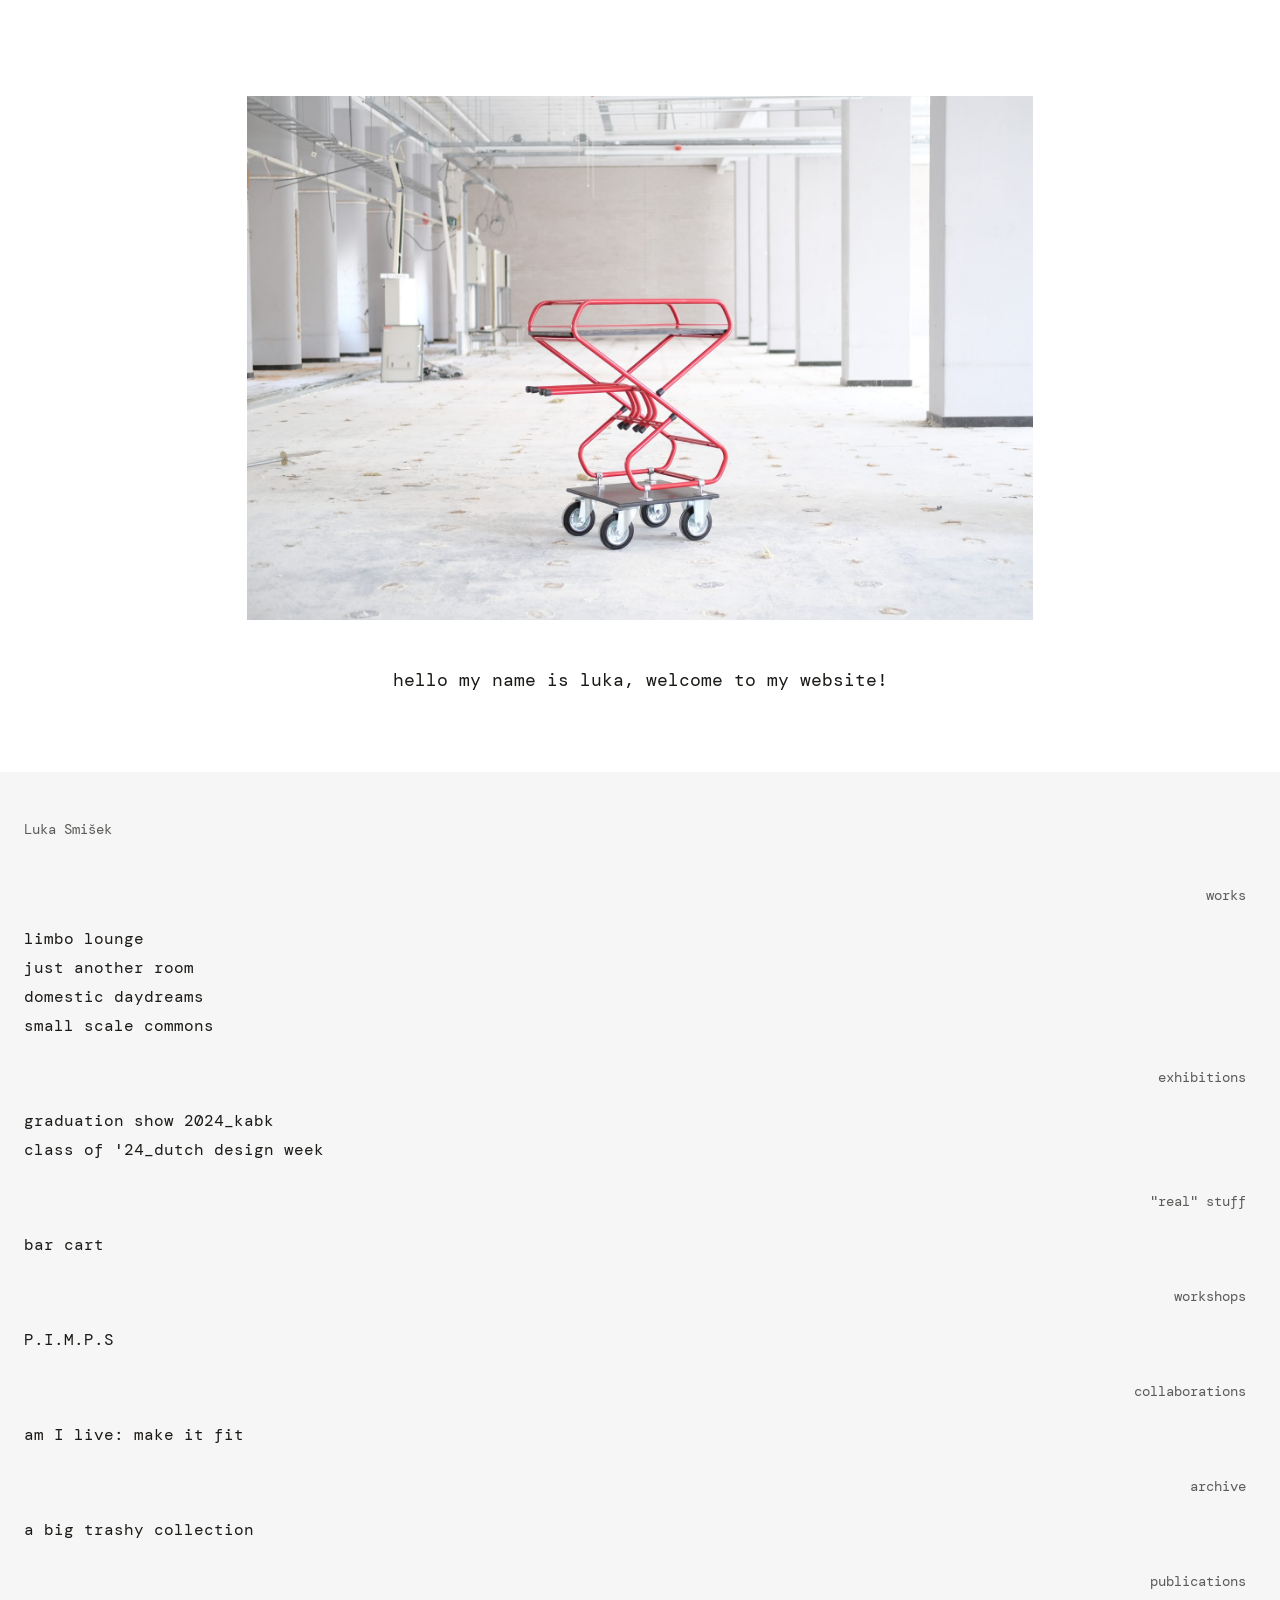
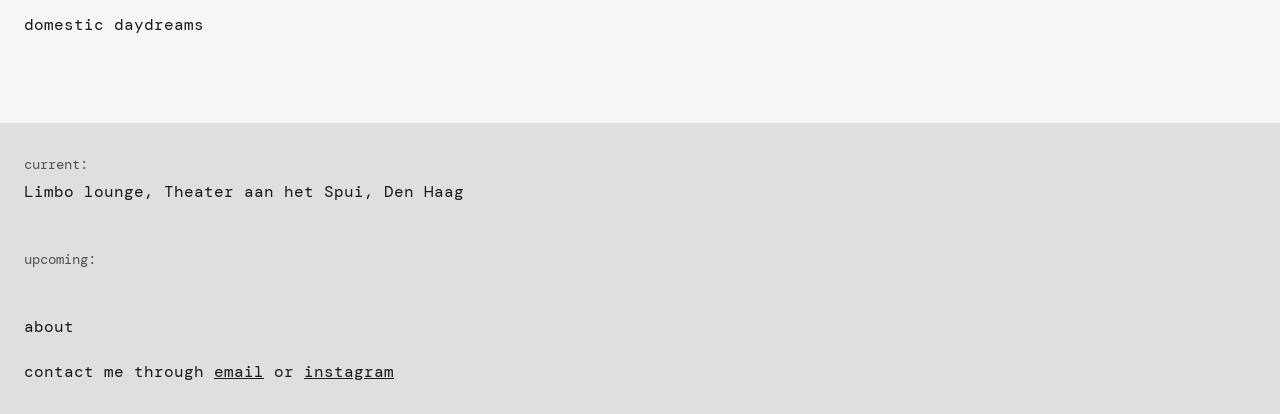
<file: index.html>
<!DOCTYPE html>
<html lang="en">
<head>
<meta charset="UTF-8">
<meta name="viewport" content="width=device-width, initial-scale=1.0">
<title>Luka Smišek</title>
<meta name="description" content="Luka Smišek — sculpture, furniture, research.">
<link rel="stylesheet" href="style.css">
<link rel="preconnect" href="https://fonts.googleapis.com">
<link rel="preconnect" href="https://fonts.gstatic.com" crossorigin>
<link href="https://fonts.googleapis.com/css2?family=DM+Mono:wght@300;400;500&display=swap" rel="stylesheet">
</head>
<body>

<div class="site-layout">
  <nav class="col-left"><div class="col-left-scroll" id="works-nav"></div></nav>

  <main class="col-middle">
    <div class="slideshow" id="hero-slideshow" style="width:100%; max-width:786px; aspect-ratio:3/2; overflow:hidden; margin:48px auto 0;">
      <img src="images/bar cart home.jpg" class="slide is-active" alt="Luka Smišek — bar cart">
      <img src="images/just another room home.jpg" class="slide" alt="Luka Smišek — just another room">
      <img src="images/limbo lounge home.jpg" class="slide" alt="Luka Smišek — limbo lounge">
      <button type="button" class="slide-zone prev" data-dir="-1" aria-label="Previous photo"><span><svg viewBox="0 0 24 40" width="18" height="30" fill="none" stroke="currentColor" stroke-width="3" stroke-linecap="round" stroke-linejoin="round"><polyline points="20,2 4,20 20,38"/></svg></span></button>
      <button type="button" class="slide-zone next" data-dir="1" aria-label="Next photo"><span><svg viewBox="0 0 24 40" width="18" height="30" fill="none" stroke="currentColor" stroke-width="3" stroke-linecap="round" stroke-linejoin="round"><polyline points="4,2 20,20 4,38"/></svg></span></button>
    </div>

    <div class="mono-text group-title" style="margin-top:48px; text-align:center;">
      hello my name is luka, welcome to my website!
    </div>
  </main>

  <aside class="col-right">
    <div class="mono-text group-label category-label">current:</div>
    <div class="mono-text group-body" style="margin-top:8px;">Limbo lounge, Theater aan het Spui, Den Haag</div>
    <div class="mono-text group-label category-label" style="margin-top:48px;">upcoming:</div>

    <div class="side-links">
      <a href="about.html" class="nav-link mono-text group-link">about</a>
    </div>
    <div class="contact-block mono-text group-link">
      contact me through
      <a href="mailto:smisekluka@protonmail.com">email</a> or <a href="https://instagram.com/smisekluka" target="_blank" rel="noopener">instagram</a>
    </div>
  </aside>
</div>

<script src="works-nav.js"></script><script src="slideshow.js"></script>
<script src="link-hover.js"></script>
<script src="photo-zoom.js"></script>
</body>
</html>
</file>
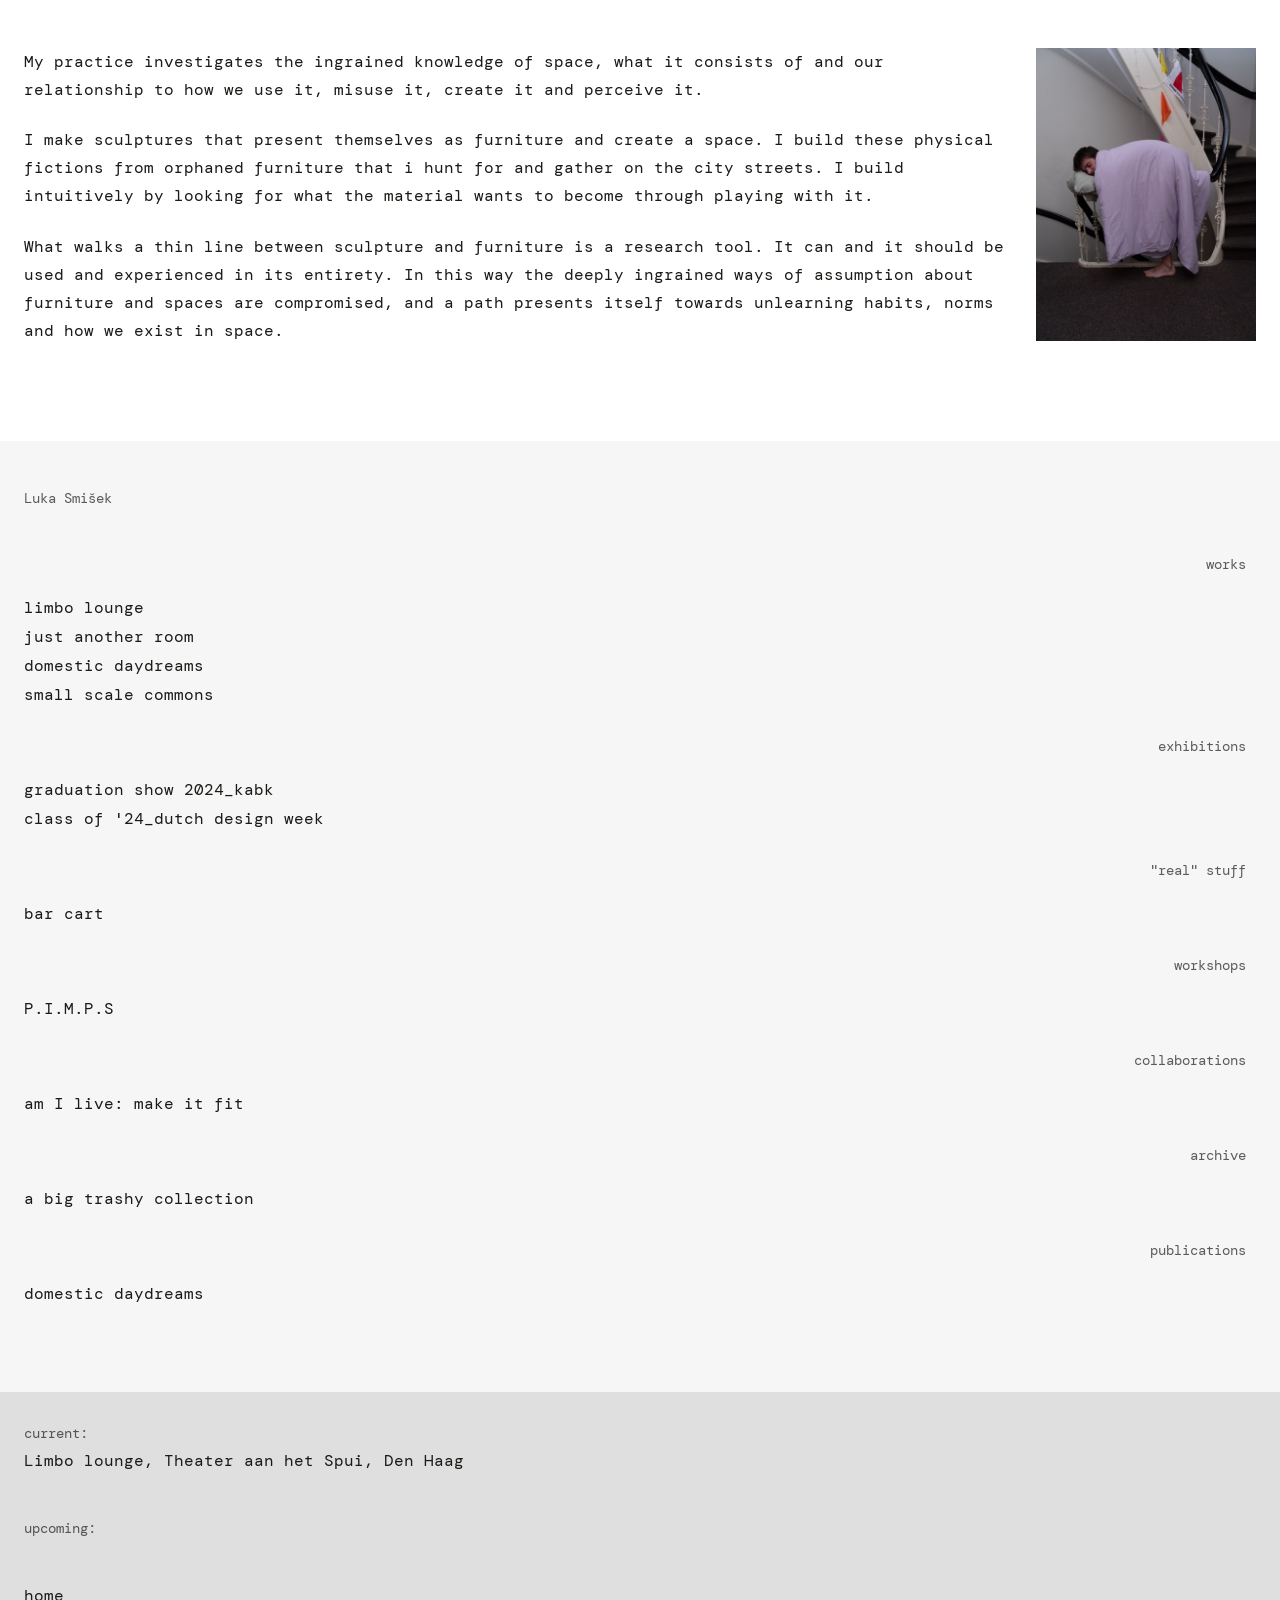
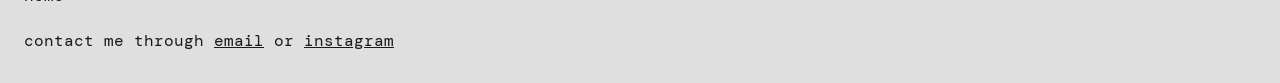
<file: about.html>
<!DOCTYPE html>
<html lang="en">
<head>
<meta charset="UTF-8">
<meta name="viewport" content="width=device-width, initial-scale=1.0">
<title>About — Luka Smišek</title>
<link rel="stylesheet" href="style.css">
<link rel="preconnect" href="https://fonts.googleapis.com">
<link rel="preconnect" href="https://fonts.gstatic.com" crossorigin>
<link href="https://fonts.googleapis.com/css2?family=DM+Mono:wght@300;400;500&display=swap" rel="stylesheet">
</head>
<body>

<div class="site-layout">
  <nav class="col-left"><div class="col-left-scroll" id="works-nav"></div></nav>

  <main class="col-middle">
    <img src="images/about-photo.jpg" alt="Luka Smišek asleep on a staircase landing, wrapped in a lilac duvet" style="width:220px; height:293px; object-fit:cover; float:right; margin:0 0 20px 24px;">

    <p class="mono-text group-body" style="line-height:1.75; margin:0 0 1.4em;">
      My practice investigates the ingrained knowledge of space, what it consists of and our relationship to how we use it, misuse it, create it and perceive it.
    </p>
    <p class="mono-text group-body" style="line-height:1.75; margin:0 0 1.4em;">
      I make sculptures that present themselves as furniture and create a space. I build these physical fictions from orphaned furniture that i hunt for and gather on the city streets. I build intuitively by looking for what the material wants to become through playing with it.
    </p>
    <p class="mono-text group-body" style="line-height:1.75; margin:0;">
      What walks a thin line between sculpture and furniture is a research tool. It can and it should be used and experienced in its entirety. In this way the deeply ingrained ways of assumption about furniture and spaces are compromised, and a path presents itself towards unlearning habits, norms and how we exist in space.
    </p>
  </main>

  <aside class="col-right">
    <div class="mono-text group-label category-label">current:</div>
    <div class="mono-text group-body" style="margin-top:8px;">Limbo lounge, Theater aan het Spui, Den Haag</div>
    <div class="mono-text group-label category-label" style="margin-top:48px;">upcoming:</div>

    <div class="side-links">
      <a href="index.html" class="nav-link mono-text group-link">home</a>
    </div>
    <div class="contact-block mono-text group-link">
      contact me through
      <a href="mailto:smisekluka@protonmail.com">email</a> or <a href="https://instagram.com/smisekluka" target="_blank" rel="noopener">instagram</a>
    </div>
  </aside>
</div>

<script src="works-nav.js"></script><script src="link-hover.js"></script>
<script src="photo-zoom.js"></script>
</body>
</html>
</file>
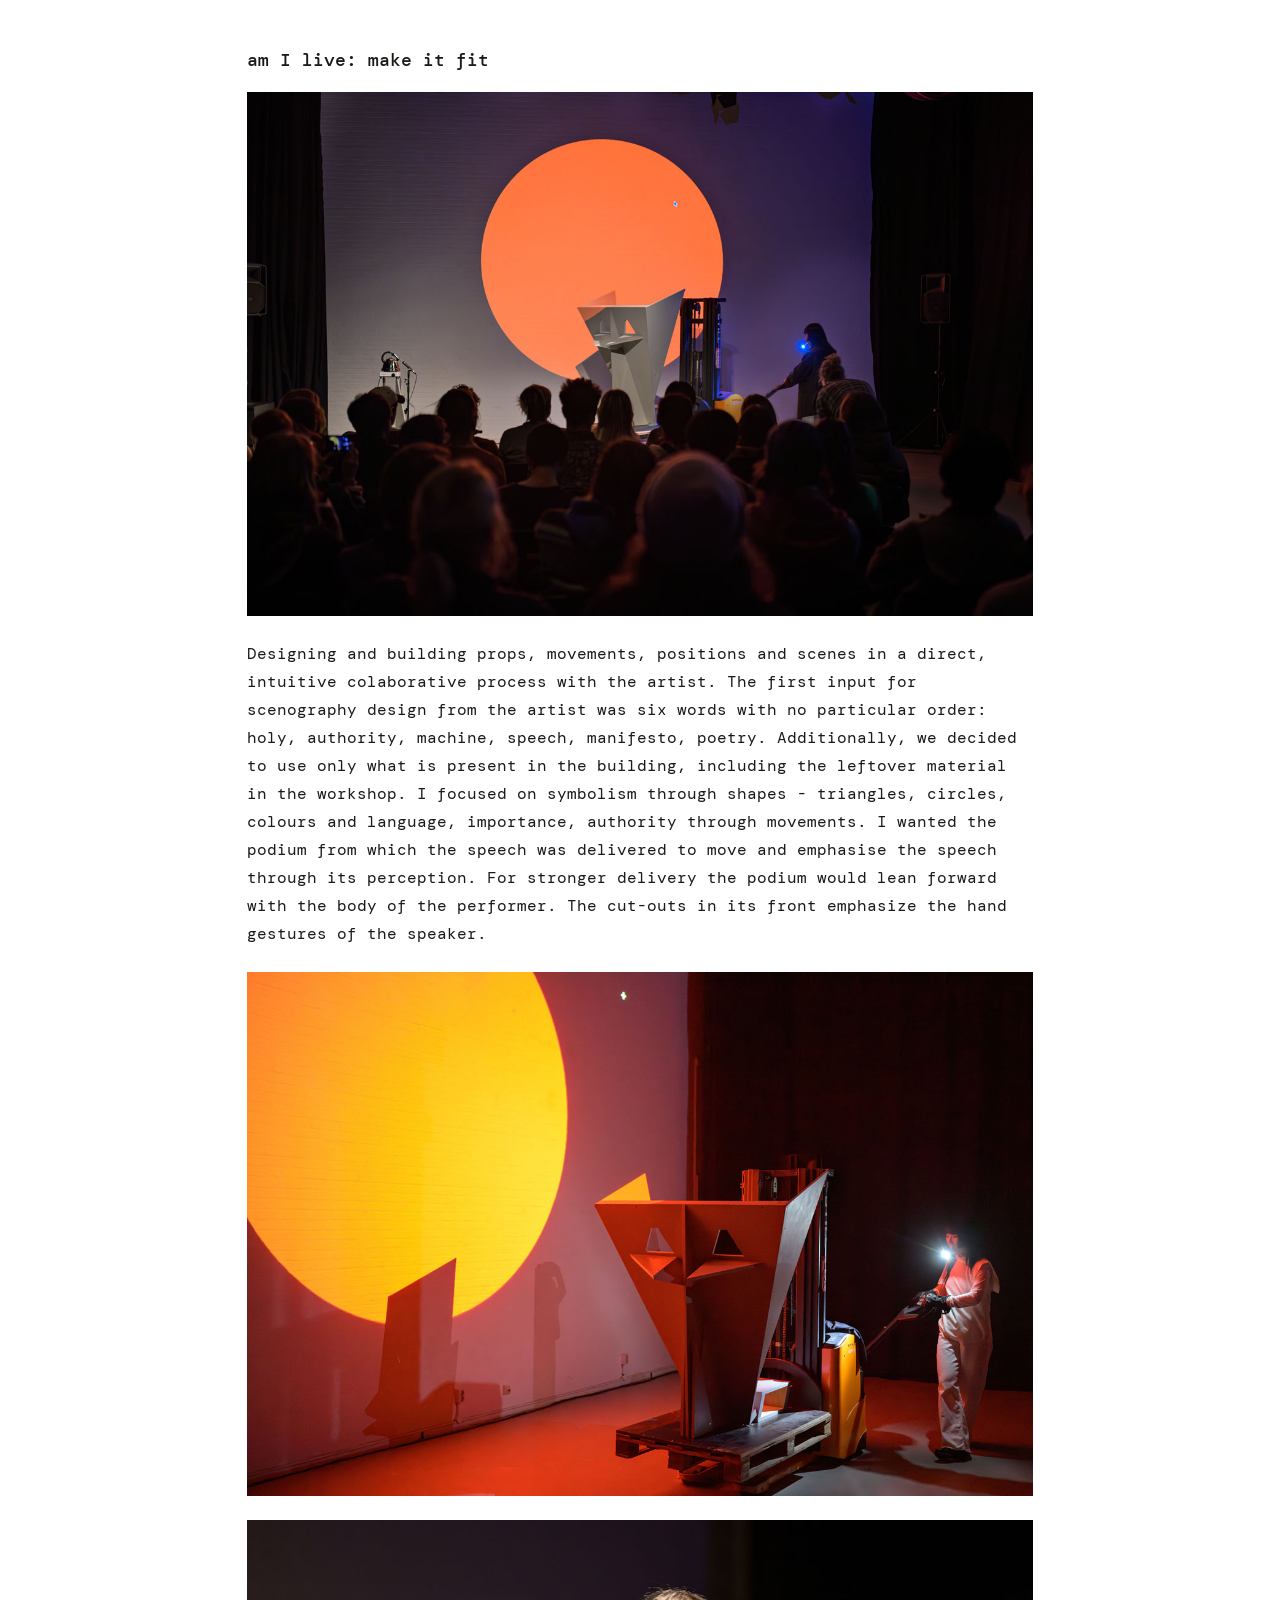
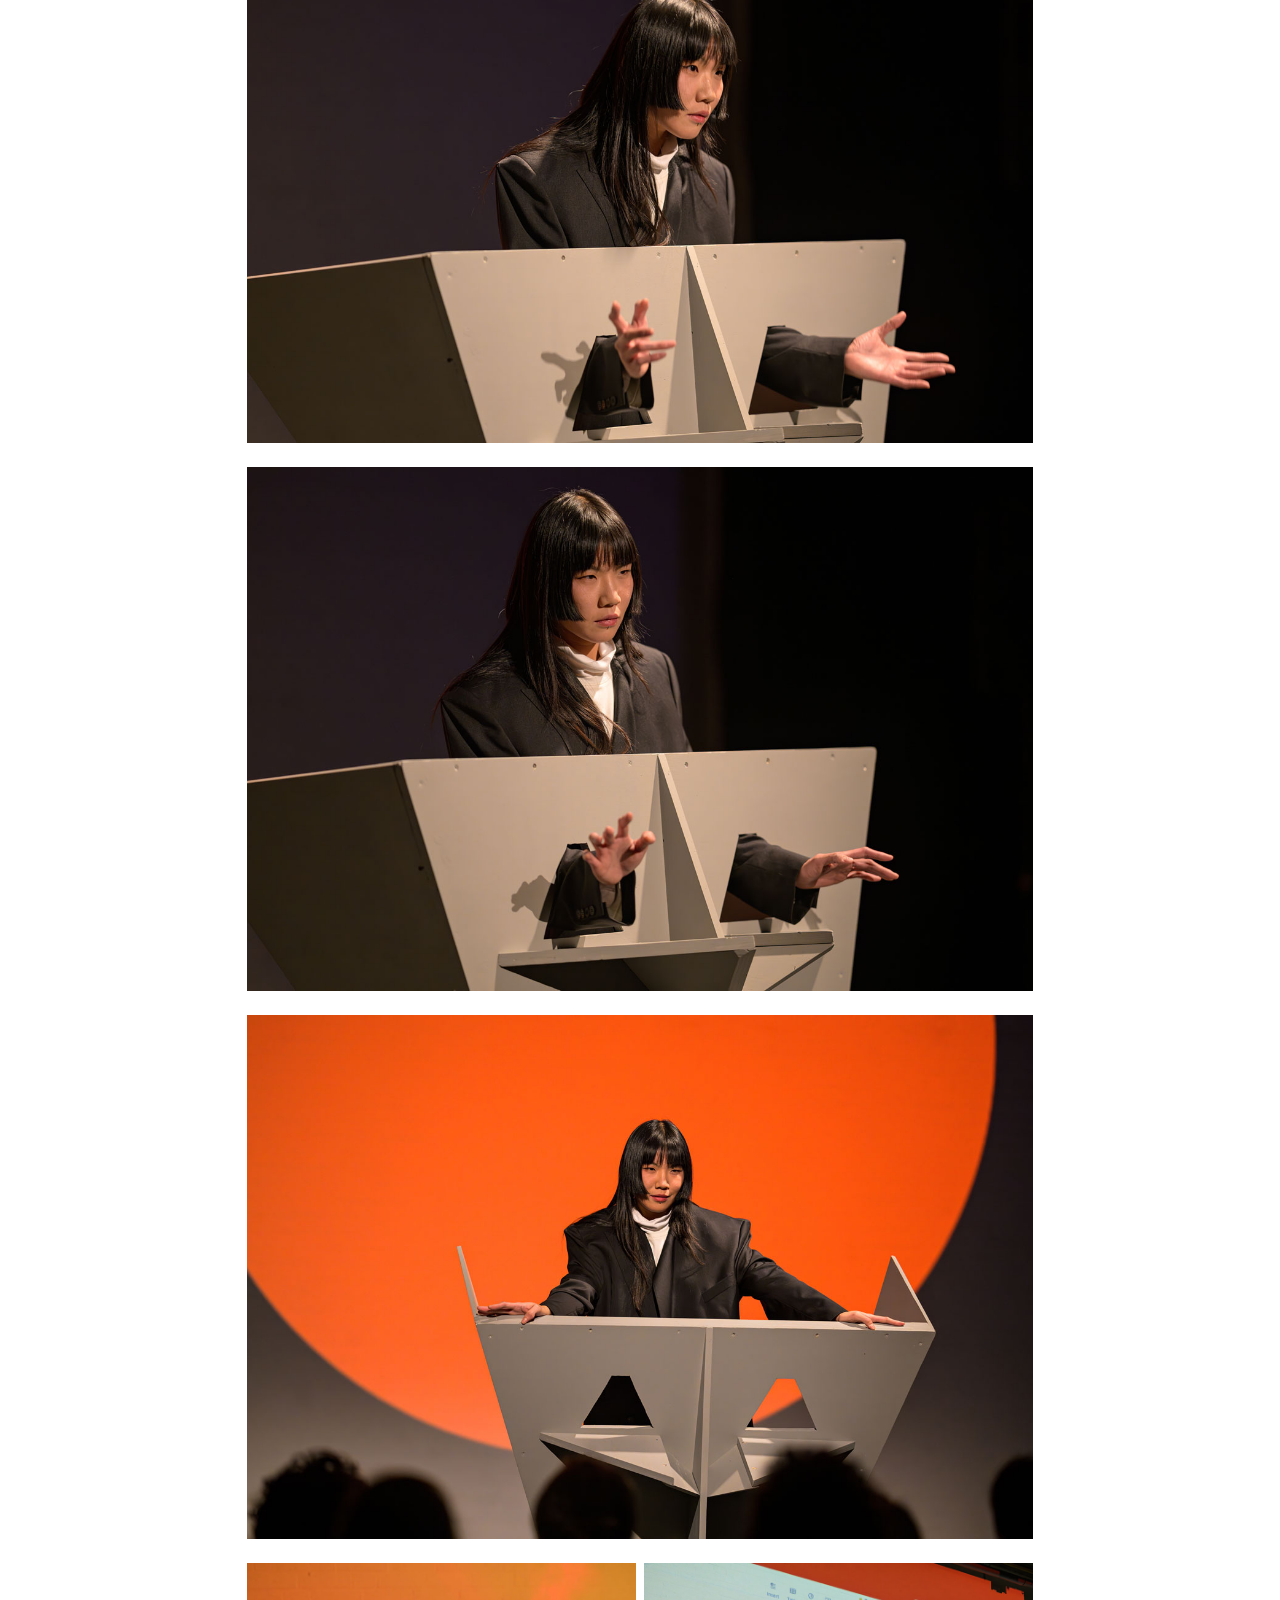
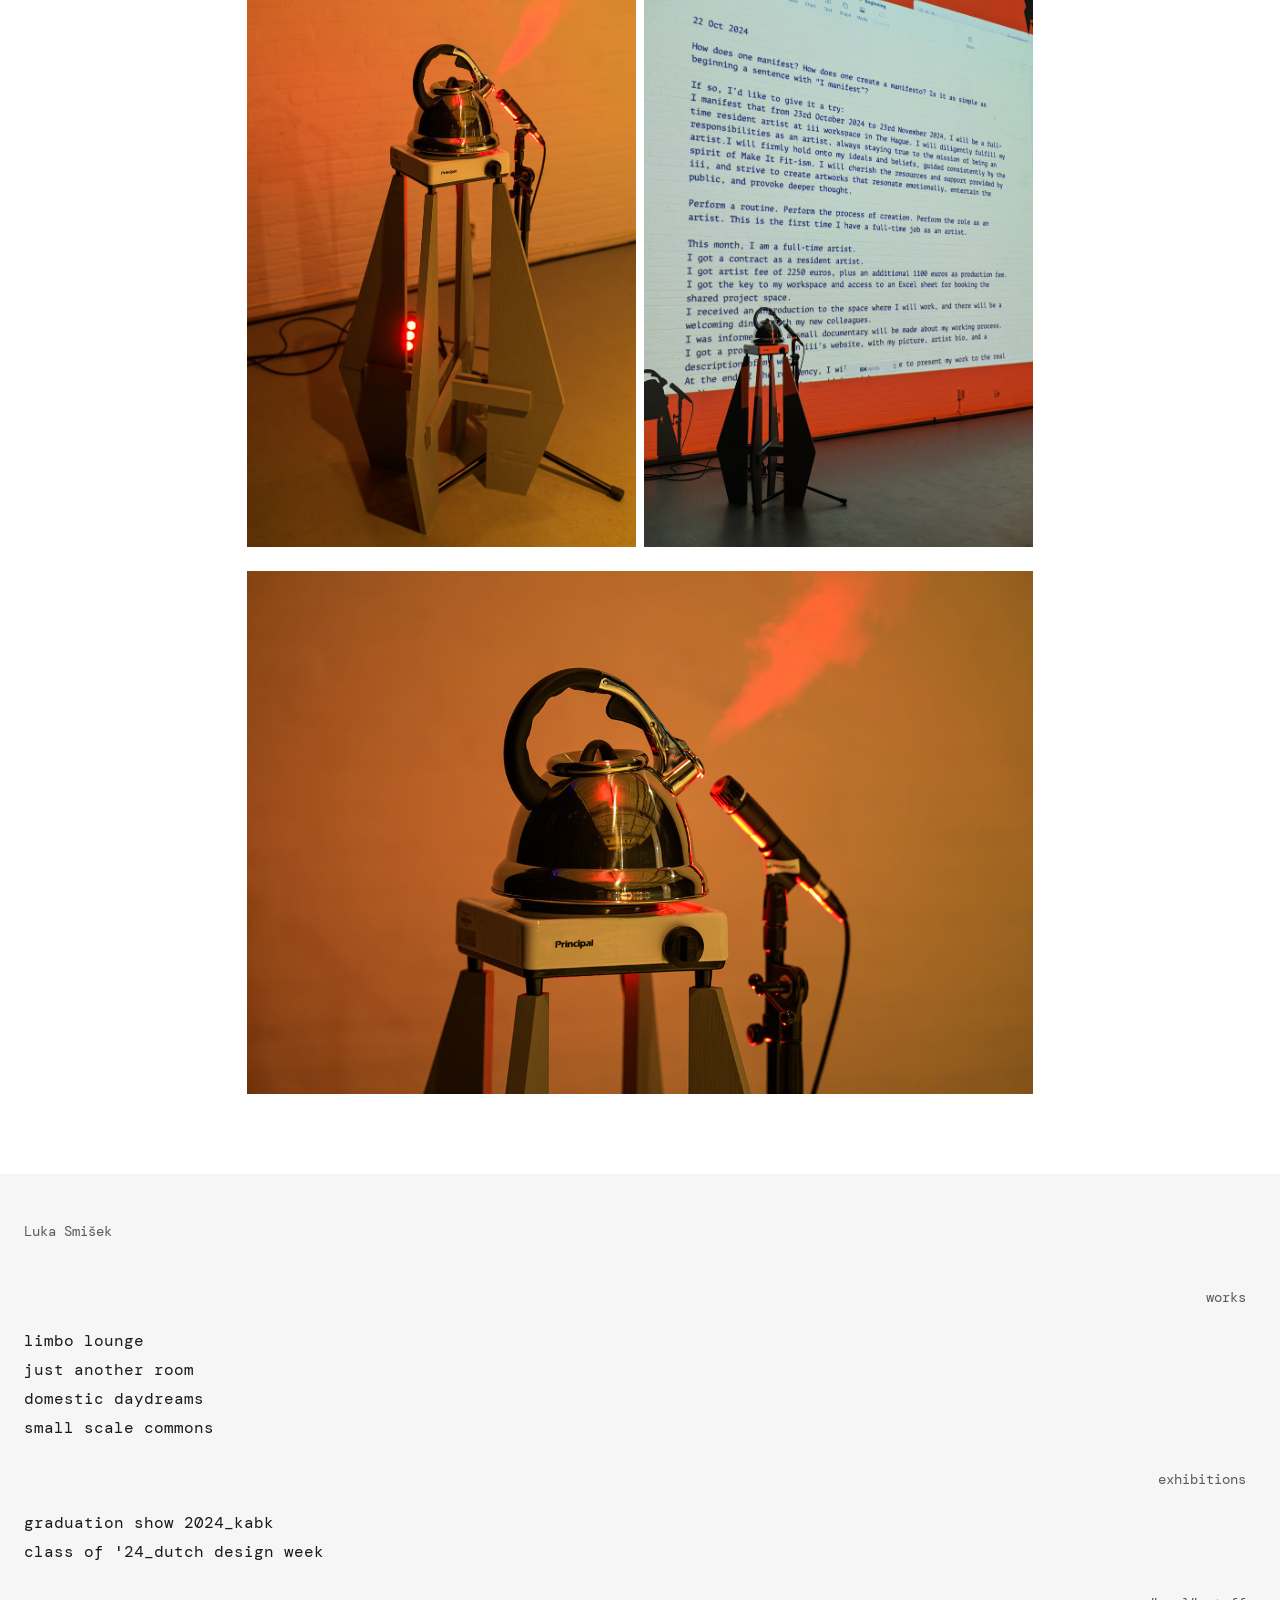
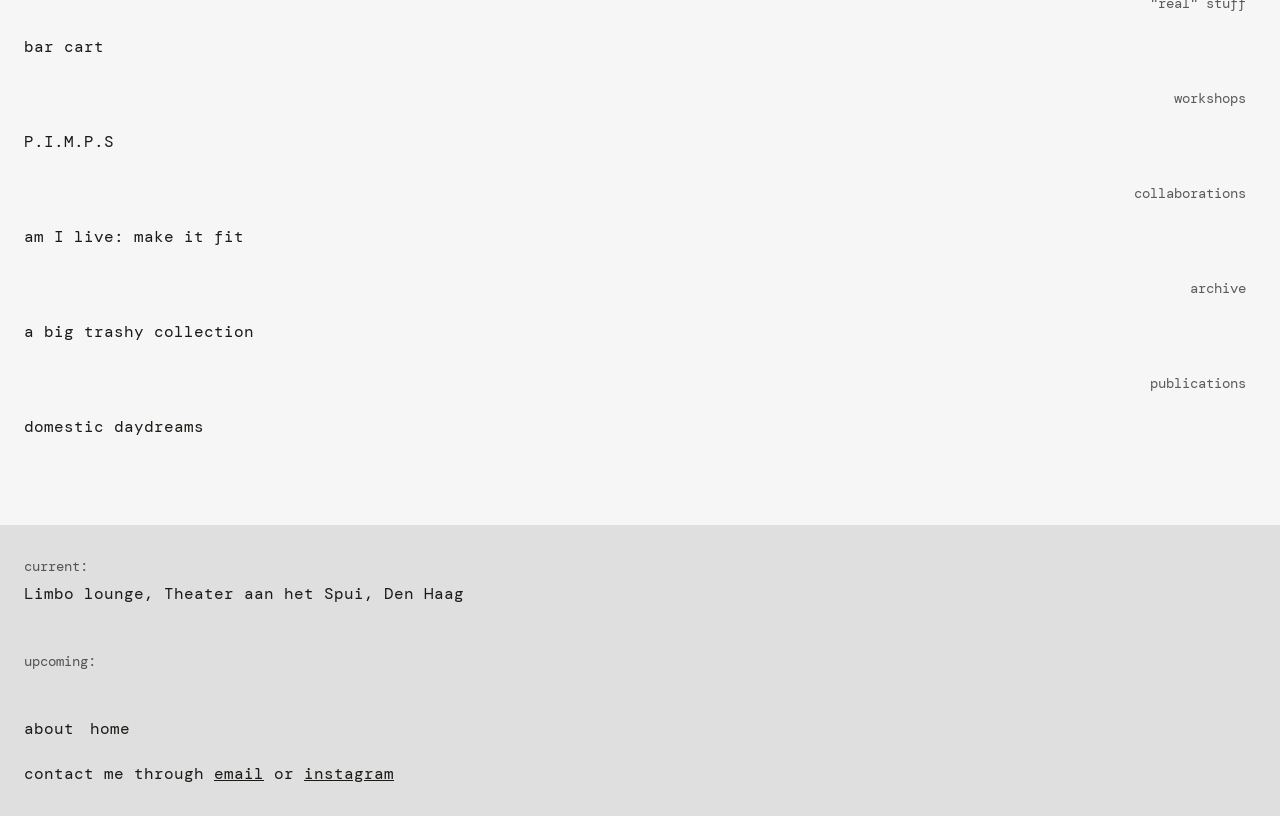
<file: am-i-live-make-it-fit.html>
<!DOCTYPE html>
<html lang="en">
<head>
<meta charset="UTF-8">
<meta name="viewport" content="width=device-width, initial-scale=1.0">
<title>Am I Live: Make It Fit — Luka Smišek</title>
<link rel="stylesheet" href="style.css">
<link rel="preconnect" href="https://fonts.googleapis.com">
<link rel="preconnect" href="https://fonts.gstatic.com" crossorigin>
<link href="https://fonts.googleapis.com/css2?family=DM+Mono:wght@300;400;500&display=swap" rel="stylesheet">
</head>
<body>

<div class="site-layout">
  <nav class="col-left"><div class="col-left-scroll" id="works-nav"></div></nav>

  <main class="col-middle">
    <div class="title-font group-title" style="max-width:786px; margin:0 auto 20px;">am I live: make it fit</div>

    <img src="images/make it fit/W773_3155907-Tingyi-Jiang.jpg" alt="Am I Live: Make It Fit — view 1" style="display:block; width:100%; max-width:786px; margin:0 auto 24px;">

    <p class="mono-text group-body" style="line-height:1.75; max-width:786px; margin:0 auto 24px;">
      Designing and building props, movements, positions and scenes in a direct, intuitive colaborative process with the artist. The first input for scenography design from the artist was six words with no particular order: holy, authority, machine, speech, manifesto, poetry. Additionally, we decided to use only what is present in the building, including the leftover material in the workshop. I focused on symbolism through shapes - triangles, circles, colours and language, importance, authority through movements. I wanted the podium from which the speech was delivered to move and emphasise the speech through its perception. For stronger delivery the podium would lean forward with the body of the performer. The cut-outs in its front emphasize the hand gestures of the speaker.
    </p>

    <img src="images/make it fit/W773_3155680-Tingyi-Jiang.jpg" alt="Am I Live: Make It Fit — view 2" style="display:block; width:100%; max-width:786px; margin:0 auto 24px;">
    <img src="images/make it fit/W773_3155782-Tingyi-Jiang.jpg" alt="Am I Live: Make It Fit — view 3" style="display:block; width:100%; max-width:786px; margin:0 auto 24px;">
    <img src="images/make it fit/W773_3155785-Tingyi-Jiang.jpg" alt="Am I Live: Make It Fit — view 4" style="display:block; width:100%; max-width:786px; margin:0 auto 24px;">
    <img src="images/make it fit/W773_3155825-Tingyi-Jiang.jpg" alt="Am I Live: Make It Fit — view 5" style="display:block; width:100%; max-width:786px; margin:0 auto 24px;">

    <div style="display:flex; gap:8px; max-width:786px; margin:0 auto 24px;">
      <img src="images/make it fit/W773_3155649-Tingyi-Jiang.jpg" alt="Am I Live: Make It Fit — view 6" style="display:block; width:calc(50% - 4px);">
      <img src="images/make it fit/W773_3155652-Tingyi-Jiang.jpg" alt="Am I Live: Make It Fit — view 7" style="display:block; width:calc(50% - 4px);">
    </div>

    <img src="images/make it fit/W773_3155646-Tingyi-Jiang.jpg" alt="Am I Live: Make It Fit — view 8" style="display:block; width:100%; max-width:786px; margin:0 auto;">
  </main>

  <aside class="col-right">
    <div class="mono-text group-label category-label">current:</div>
    <div class="mono-text group-body" style="margin-top:8px;">Limbo lounge, Theater aan het Spui, Den Haag</div>
    <div class="mono-text group-label category-label" style="margin-top:48px;">upcoming:</div>

    <div class="side-links">
      <a href="about.html" class="nav-link mono-text group-link">about</a>
      <a href="index.html" class="nav-link mono-text group-link">home</a>
    </div>
    <div class="contact-block mono-text group-link">
      contact me through
      <a href="mailto:smisekluka@protonmail.com">email</a> or <a href="https://instagram.com/smisekluka" target="_blank" rel="noopener">instagram</a>
    </div>
  </aside>
</div>

<script src="works-nav.js"></script>
<script src="link-hover.js"></script>
<script src="photo-zoom.js"></script>
</body>
</html>
</file>
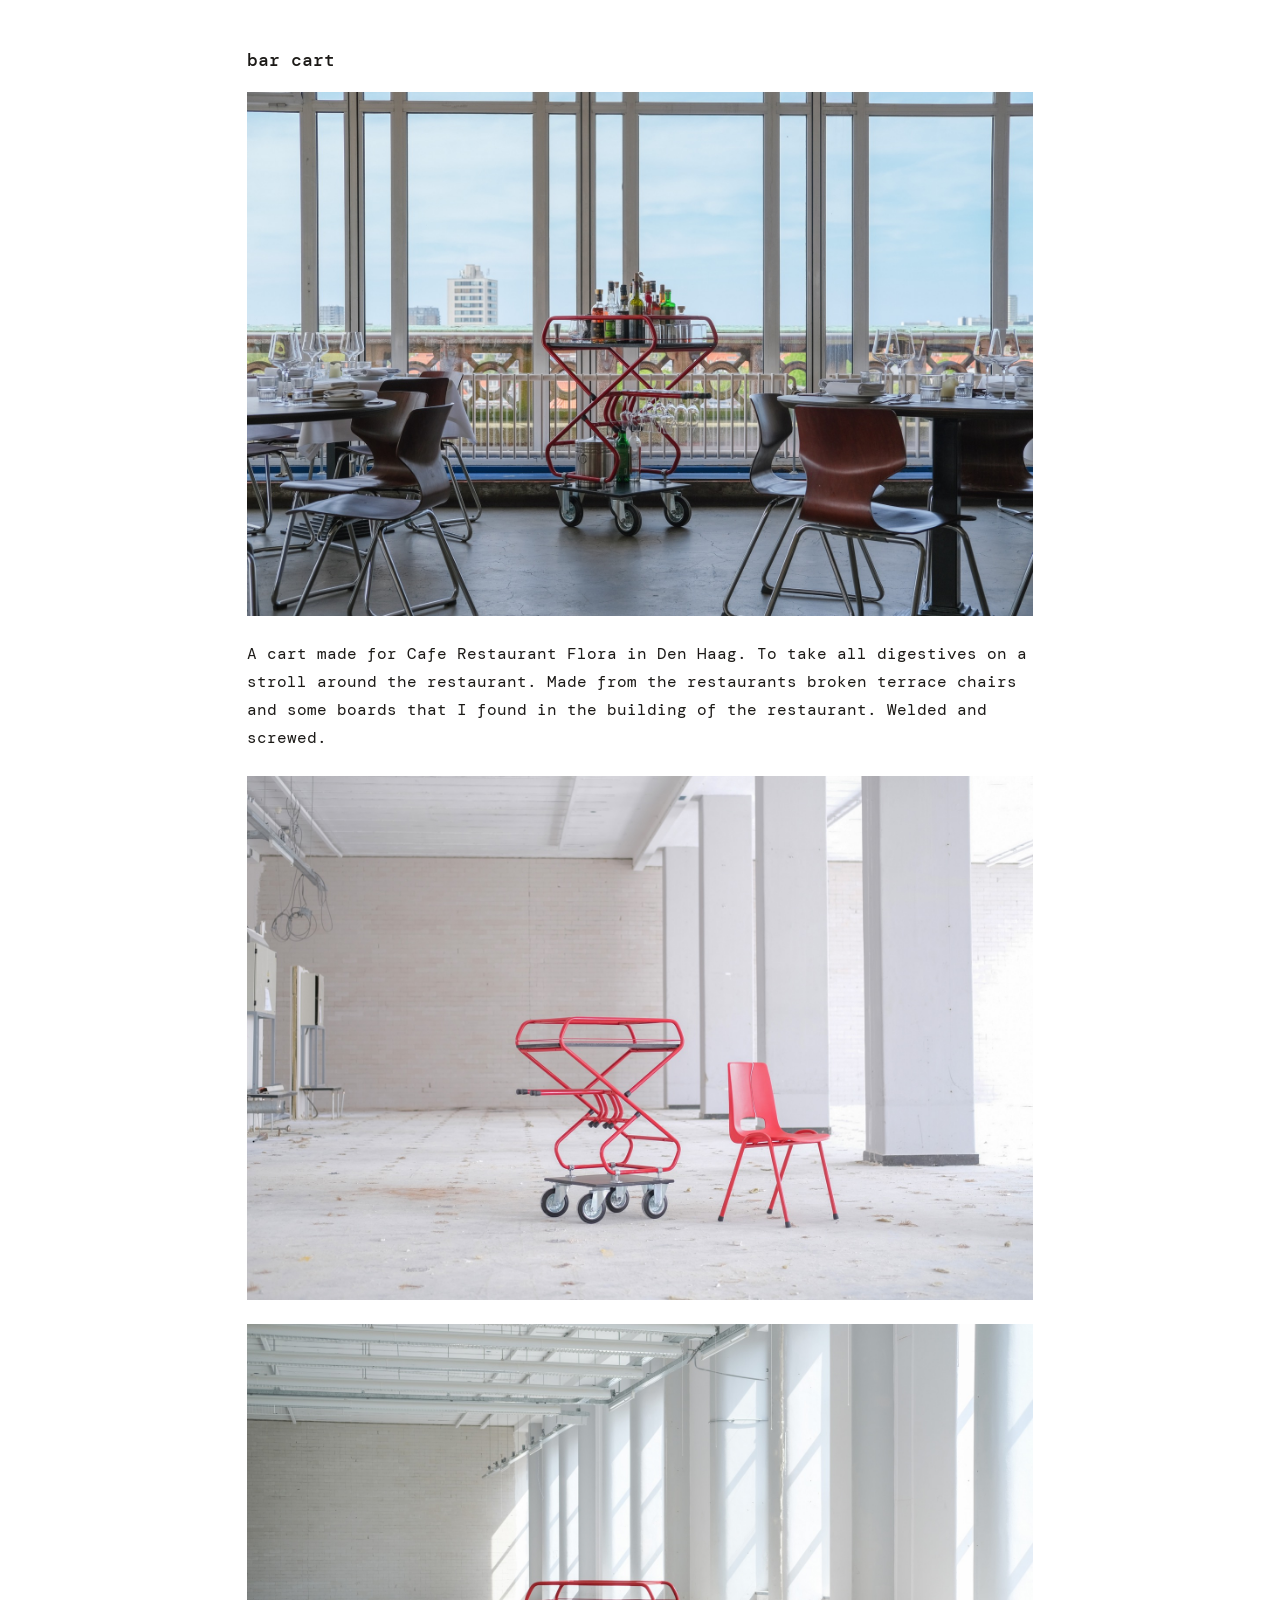
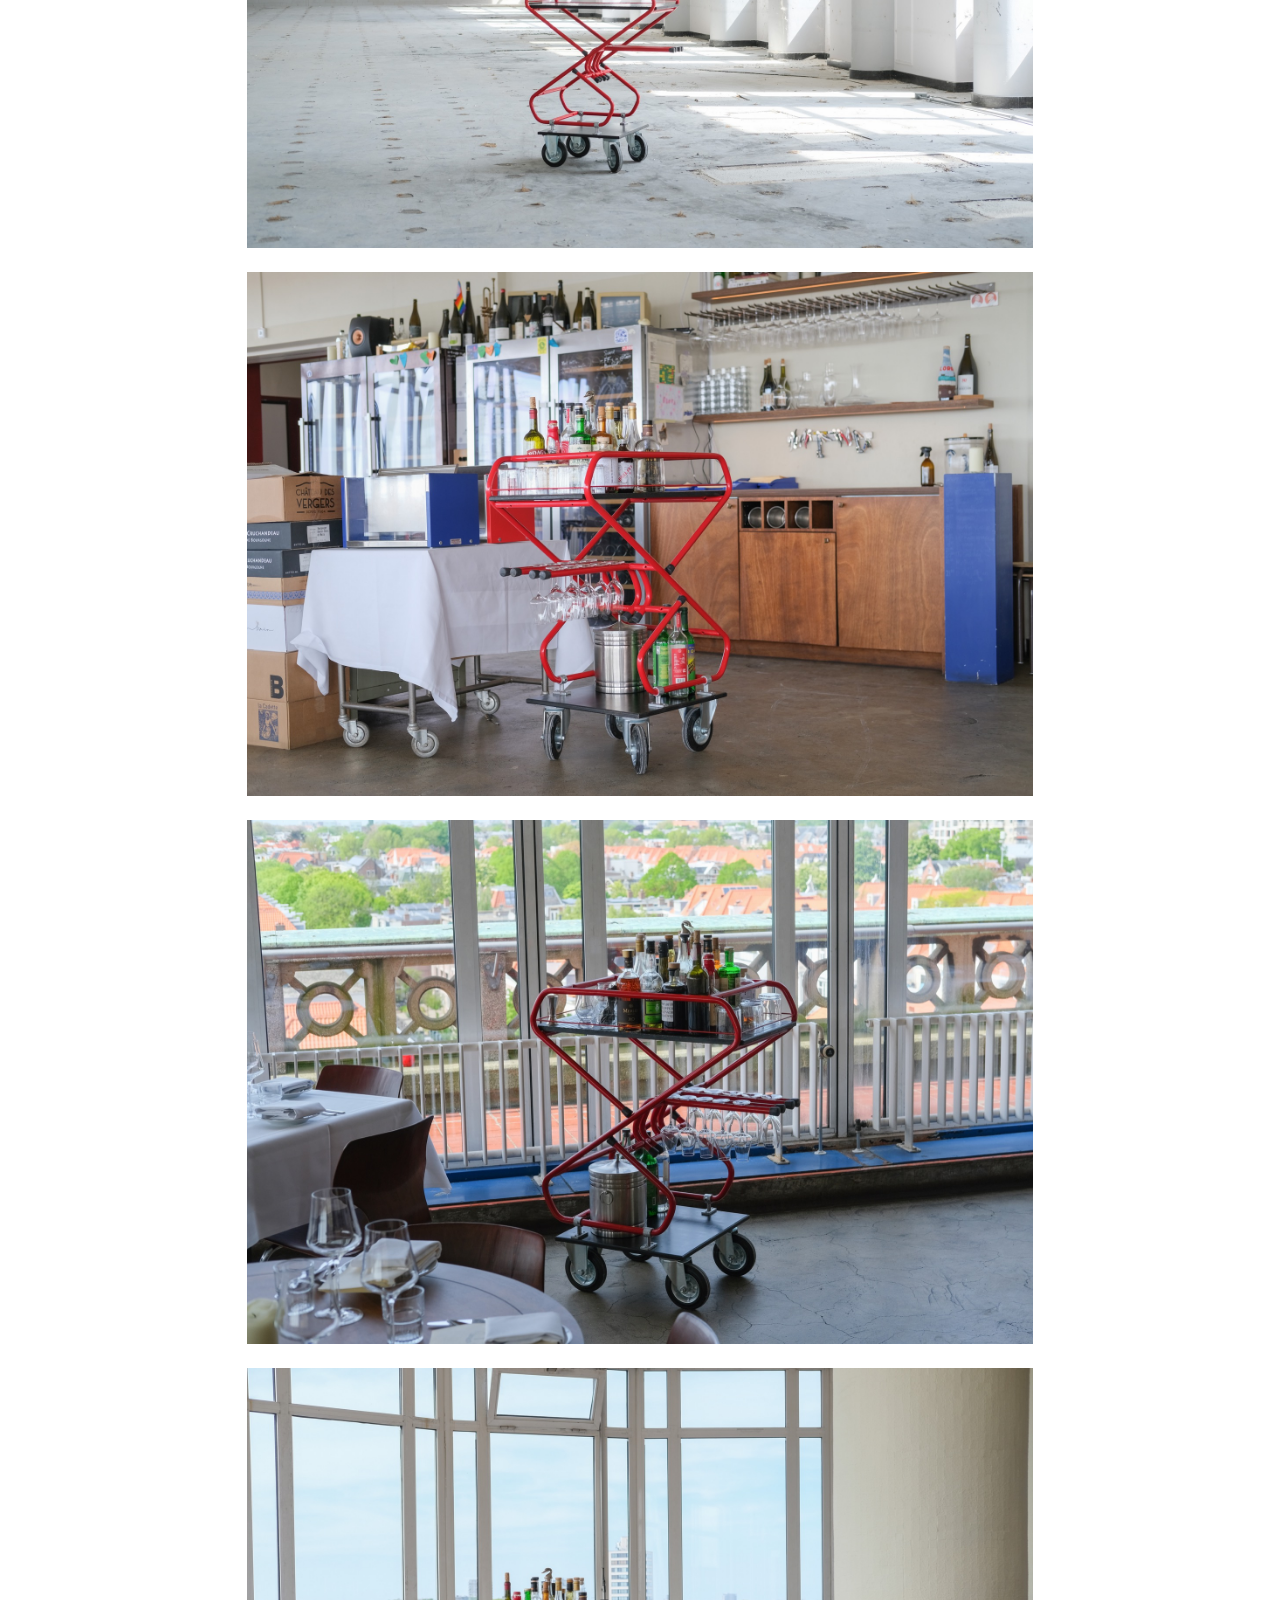
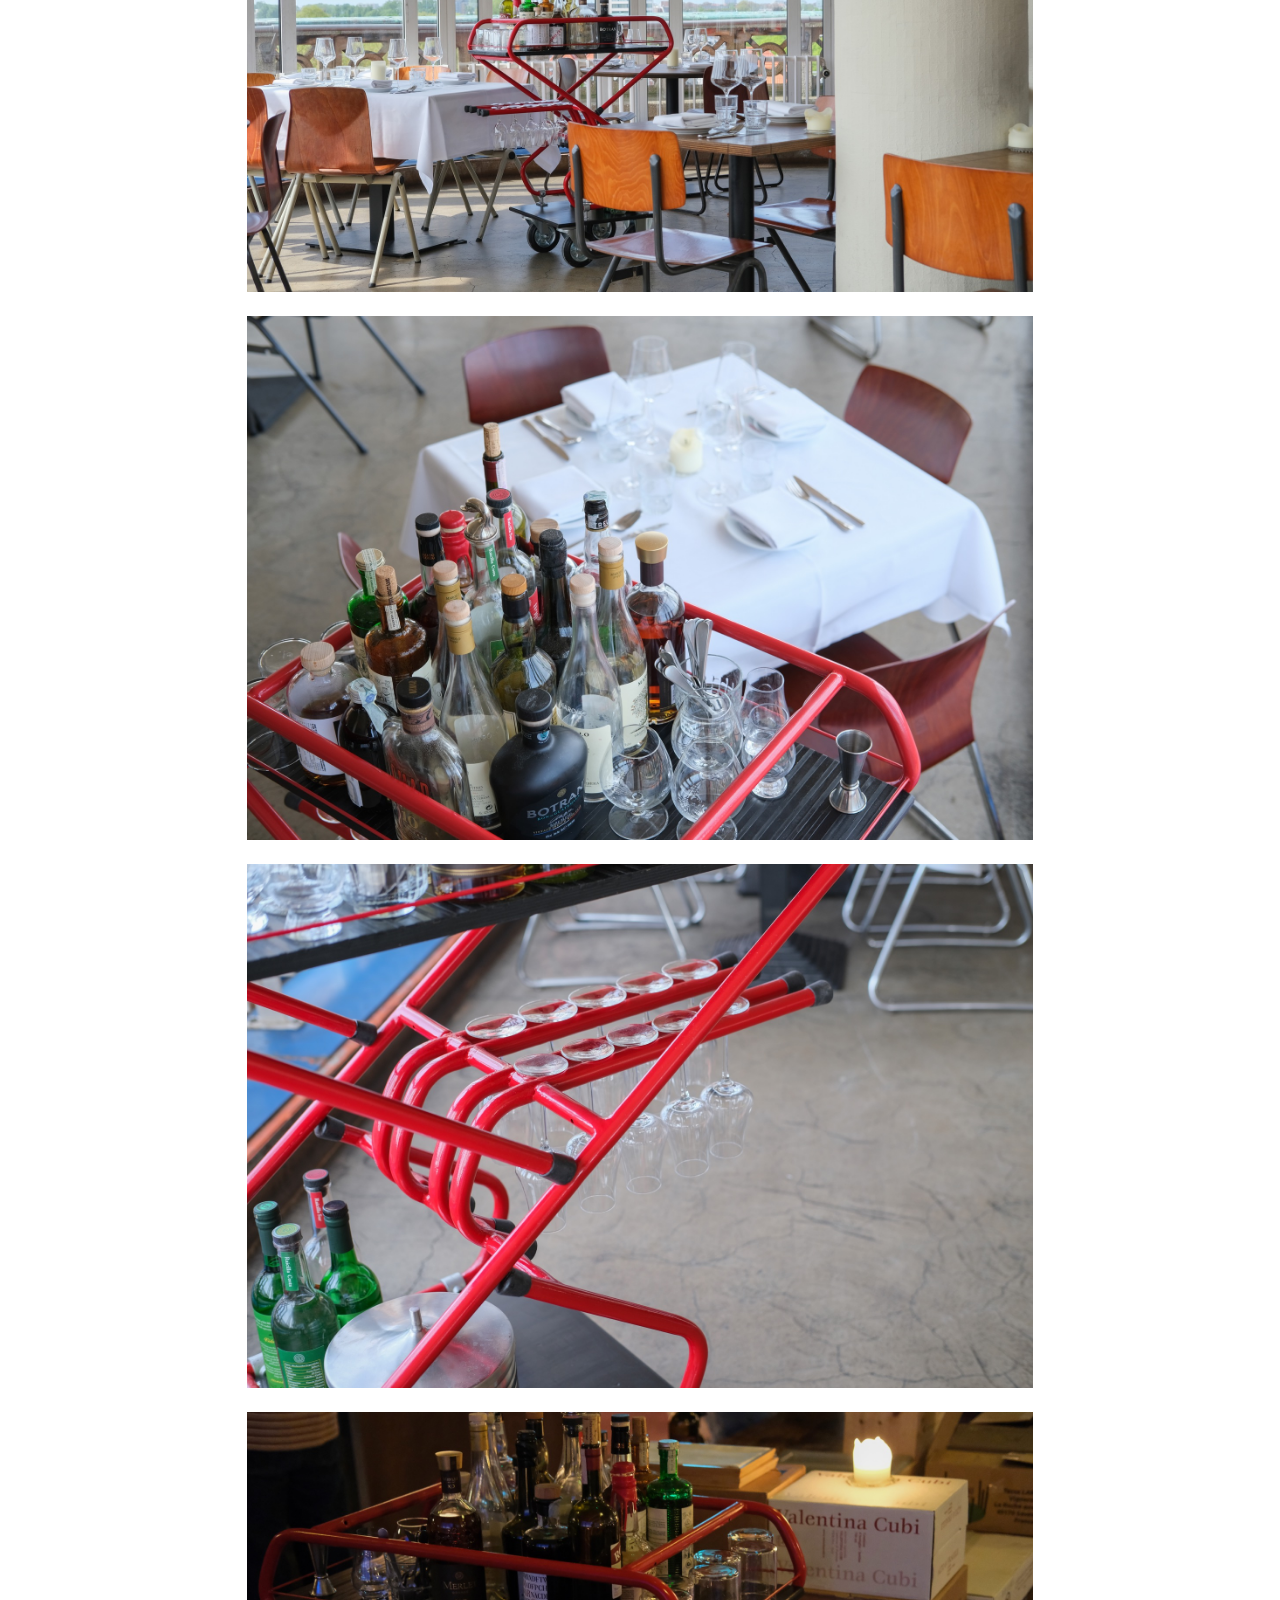
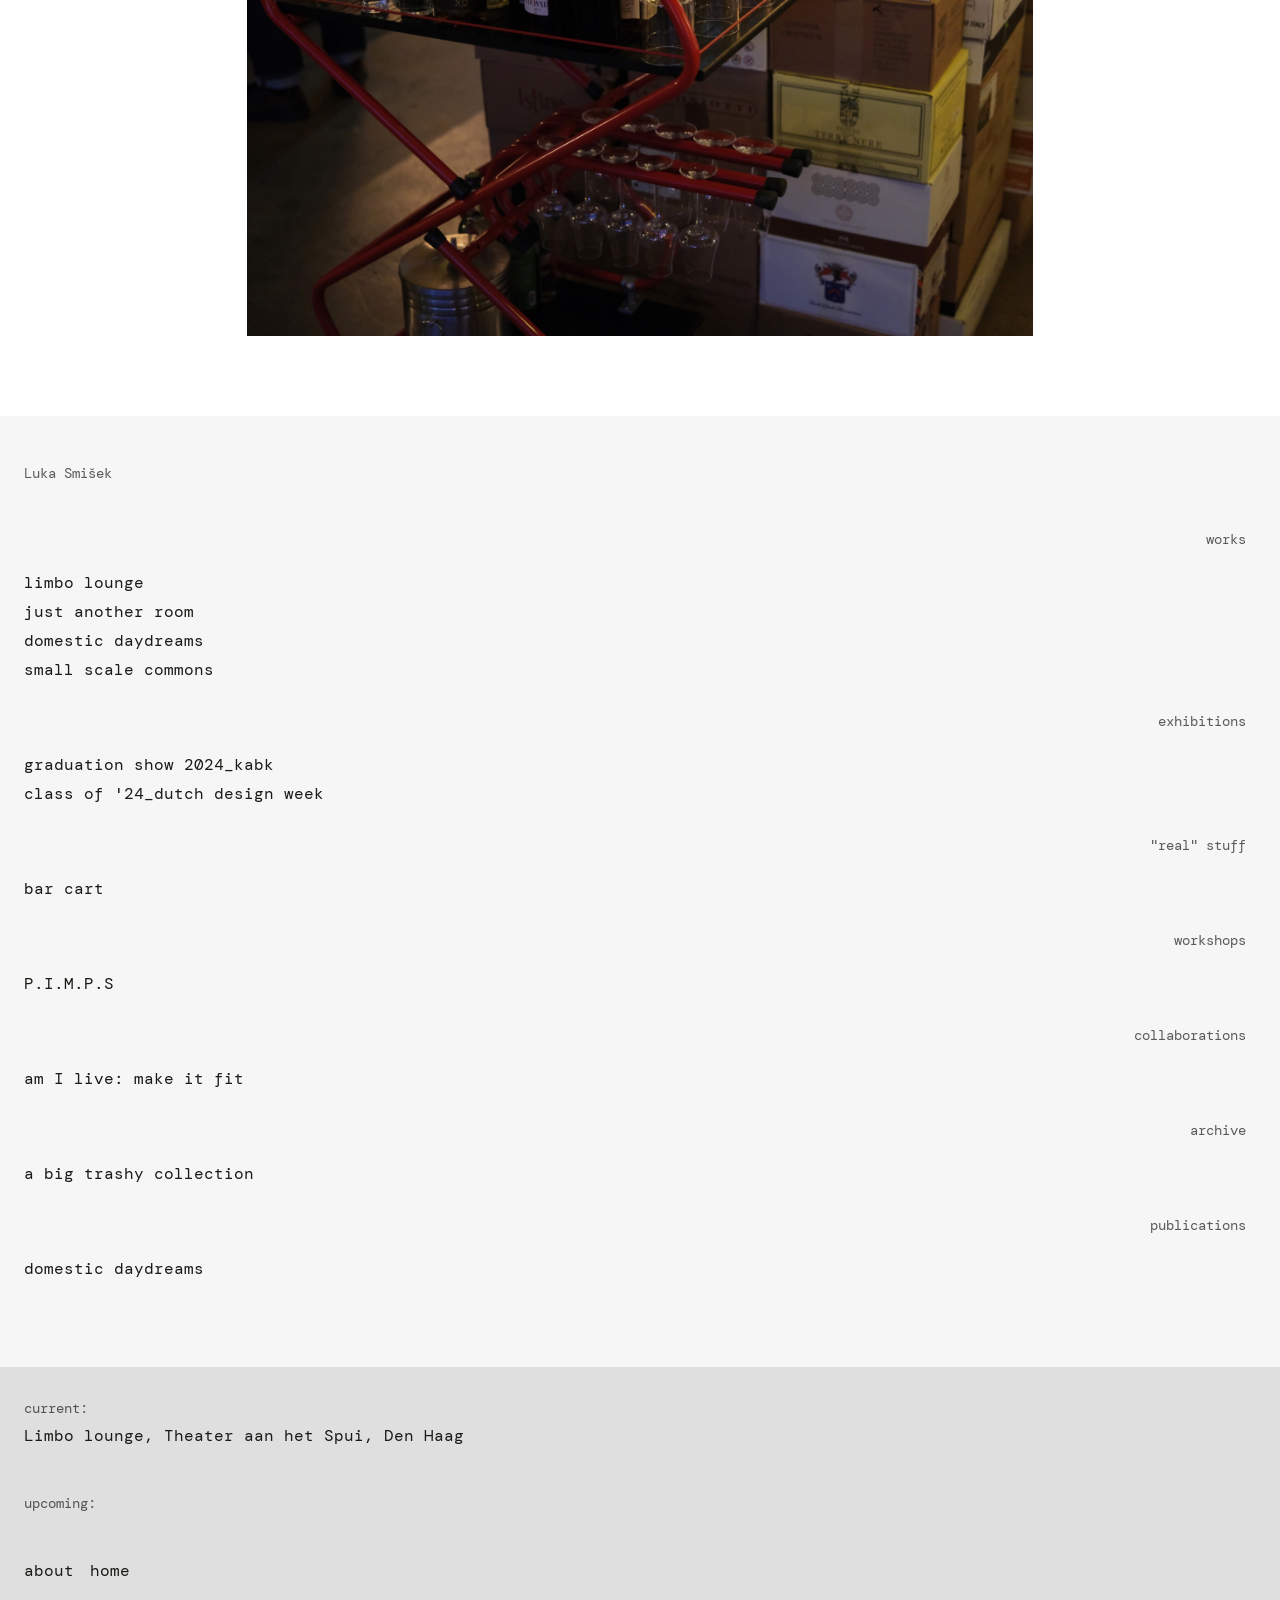
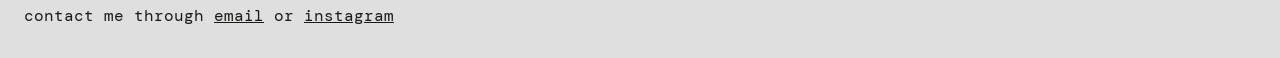
<file: bar-cart.html>
<!DOCTYPE html>
<html lang="en">
<head>
<meta charset="UTF-8">
<meta name="viewport" content="width=device-width, initial-scale=1.0">
<title>Bar Cart — Luka Smišek</title>
<link rel="stylesheet" href="style.css">
<link rel="preconnect" href="https://fonts.googleapis.com">
<link rel="preconnect" href="https://fonts.gstatic.com" crossorigin>
<link href="https://fonts.googleapis.com/css2?family=DM+Mono:wght@300;400;500&display=swap" rel="stylesheet">
</head>
<body>

<div class="site-layout">
  <nav class="col-left"><div class="col-left-scroll" id="works-nav"></div></nav>

  <main class="col-middle">
    <div class="title-font group-title" style="max-width:786px; margin:0 auto 20px;">bar cart</div>

    <img src="images/bar cart/web/first photo.jpg" alt="Bar Cart — view 1" style="display:block; width:100%; max-width:786px; margin:0 auto;">

    <p class="mono-text group-body" style="line-height:1.75; max-width:786px; margin:24px auto;">
      A cart made for Cafe Restaurant Flora in Den Haag. To take all digestives on a stroll around the restaurant. Made from the restaurants broken terrace chairs and some boards that I found in the building of the restaurant. Welded and screwed.
    </p>

    <img src="images/bar cart/web/DSCF3079.jpg" alt="Bar Cart — view 2" style="display:block; width:100%; max-width:786px; margin:0 auto 24px;">
    <img src="images/bar cart/web/DSCF3070.jpg" alt="Bar Cart — view 3" style="display:block; width:100%; max-width:786px; margin:0 auto 24px;">
    <img src="images/bar cart/web/DSCF3237.jpg" alt="Bar Cart — view 4" style="display:block; width:100%; max-width:786px; margin:0 auto 24px;">
    <img src="images/bar cart/web/DSCF3206.jpg" alt="Bar Cart — view 5" style="display:block; width:100%; max-width:786px; margin:0 auto 24px;">
    <img src="images/bar cart/web/DSCF3118.jpg" alt="Bar Cart — view 6" style="display:block; width:100%; max-width:786px; margin:0 auto 24px;">
    <img src="images/bar cart/web/DSCF3150.jpg" alt="Bar Cart — view 7" style="display:block; width:100%; max-width:786px; margin:0 auto 24px;">
    <img src="images/bar cart/web/DSCF3212.jpg" alt="Bar Cart — view 8" style="display:block; width:100%; max-width:786px; margin:0 auto 24px;">
    <img src="images/bar cart/web/DSCF3241.jpg" alt="Bar Cart — view 9" style="display:block; width:100%; max-width:786px; margin:0 auto;">
  </main>

  <aside class="col-right">
    <div class="mono-text group-label category-label">current:</div>
    <div class="mono-text group-body" style="margin-top:8px;">Limbo lounge, Theater aan het Spui, Den Haag</div>
    <div class="mono-text group-label category-label" style="margin-top:48px;">upcoming:</div>

    <div class="side-links">
      <a href="about.html" class="nav-link mono-text group-link">about</a>
      <a href="index.html" class="nav-link mono-text group-link">home</a>
    </div>
    <div class="contact-block mono-text group-link">
      contact me through
      <a href="mailto:smisekluka@protonmail.com">email</a> or <a href="https://instagram.com/smisekluka" target="_blank" rel="noopener">instagram</a>
    </div>
  </aside>
</div>

<script src="works-nav.js"></script>
<script src="link-hover.js"></script>
<script src="photo-zoom.js"></script>
</body>
</html>
</file>
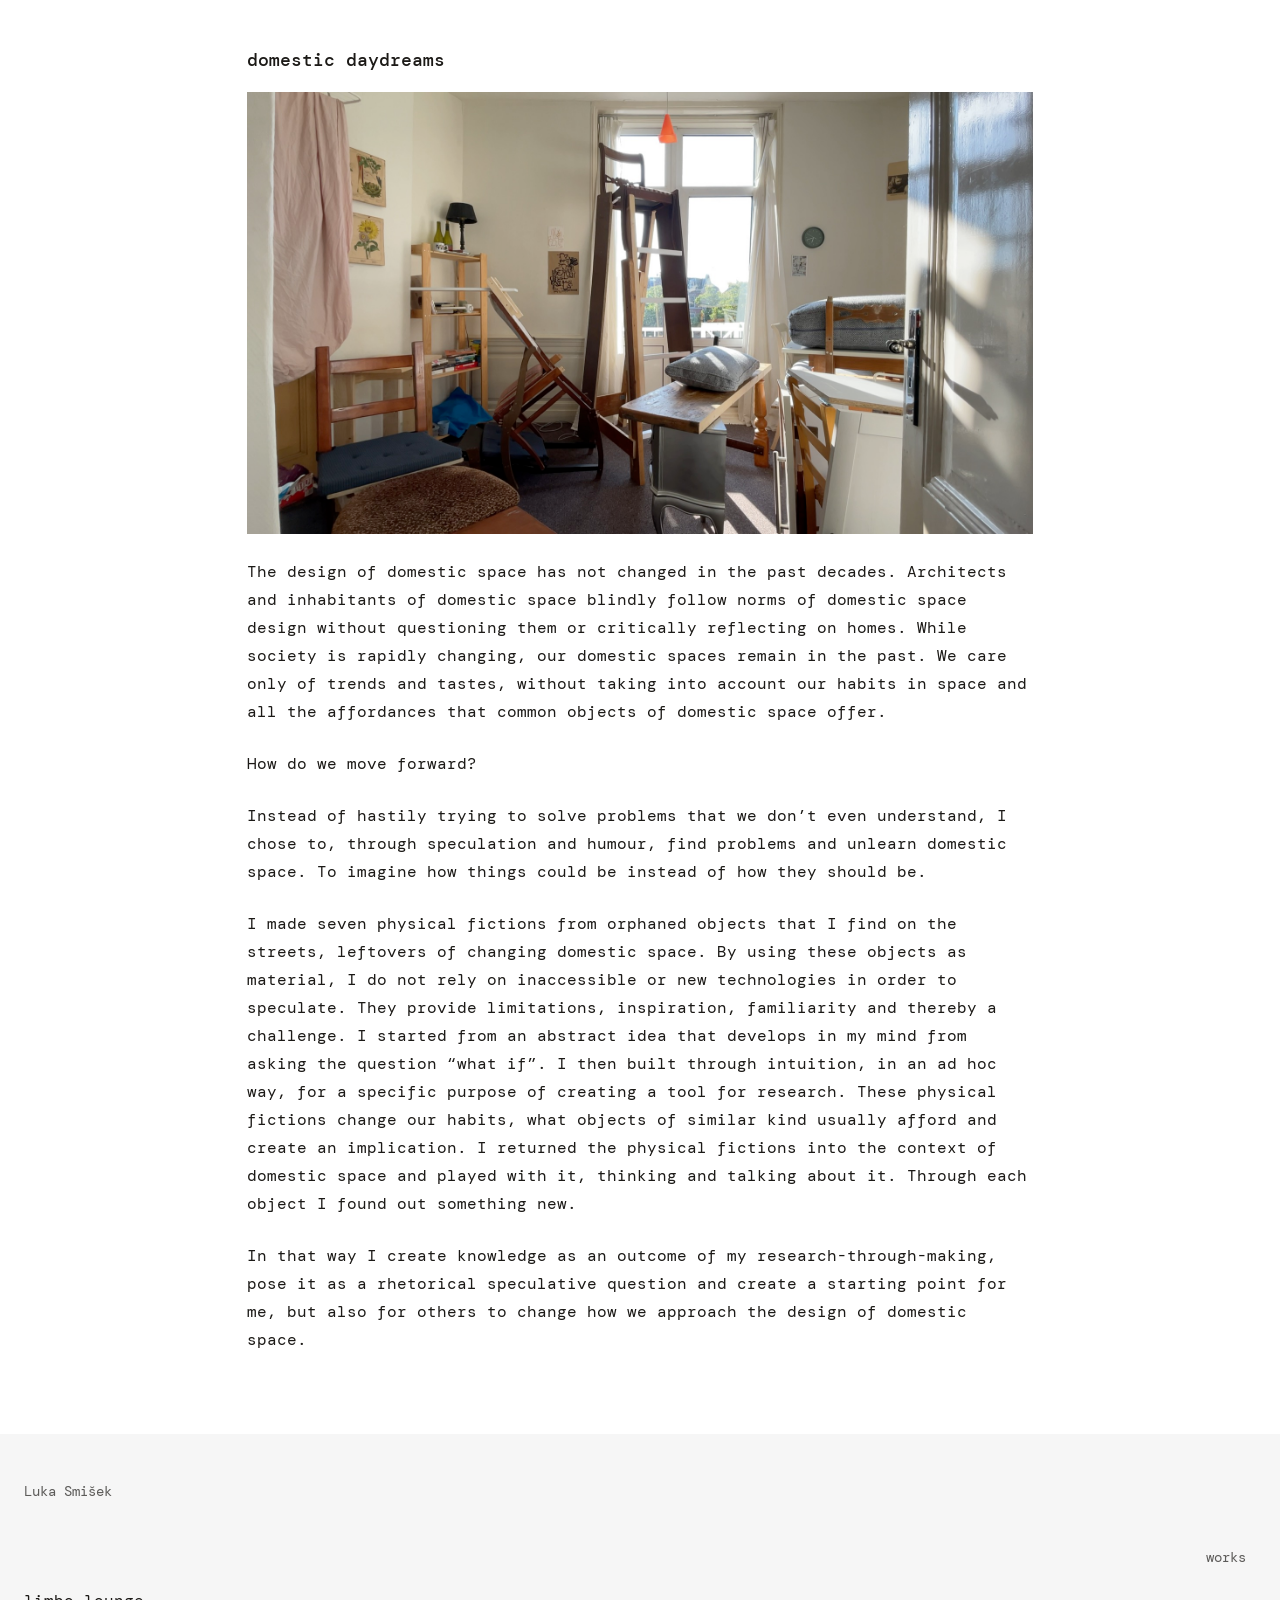
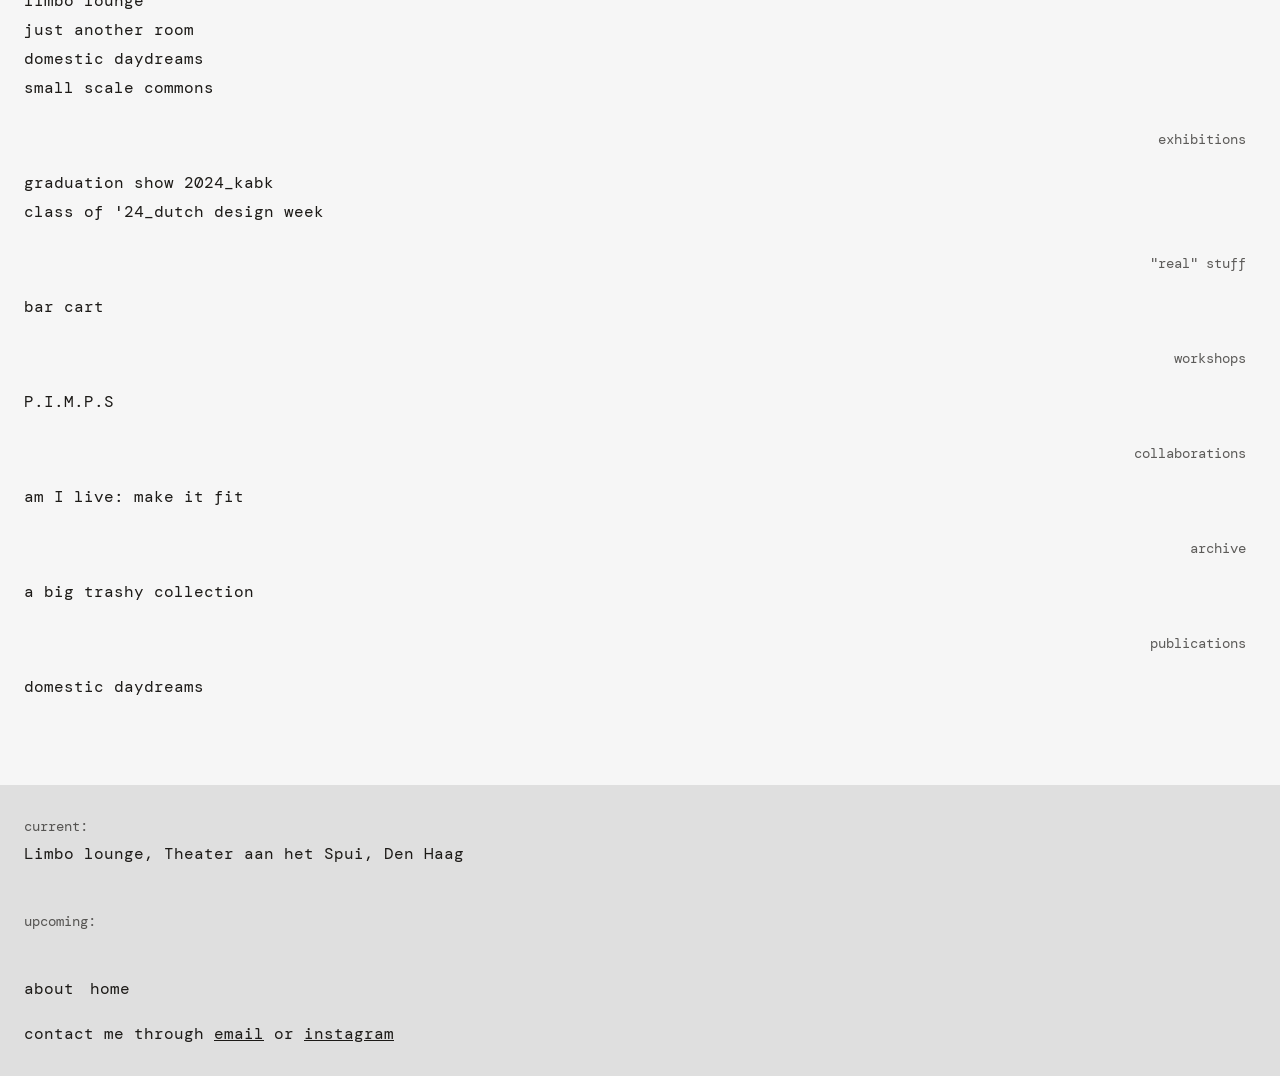
<file: domestic-daydreams.html>
<!DOCTYPE html>
<html lang="en">
<head>
<meta charset="UTF-8">
<meta name="viewport" content="width=device-width, initial-scale=1.0">
<title>Domestic Daydreams — Luka Smišek</title>
<link rel="stylesheet" href="style.css">
<link rel="preconnect" href="https://fonts.googleapis.com">
<link rel="preconnect" href="https://fonts.gstatic.com" crossorigin>
<link href="https://fonts.googleapis.com/css2?family=DM+Mono:wght@300;400;500&display=swap" rel="stylesheet">
</head>
<body>

<div class="site-layout">
  <nav class="col-left"><div class="col-left-scroll" id="works-nav"></div></nav>

  <main class="col-middle">
    <div class="title-font group-title" style="max-width:786px; margin:0 auto 20px;">domestic daydreams</div>

    <img src="images/domestic daydreams/web/Image.jpg" alt="Domestic Daydreams — view 1" style="display:block; width:100%; max-width:786px; margin:0 auto 24px;">

    <p class="mono-text group-body" style="line-height:1.75; max-width:786px; margin:0 auto 24px;">
      The design of domestic space has not changed in the past decades. Architects and inhabitants of domestic space blindly follow norms of domestic space design without questioning them or critically reflecting on homes. While society is rapidly changing, our domestic spaces remain in the past. We care only of trends and tastes, without taking into account our habits in space and all the affordances that common objects of domestic space offer.
    </p>

    <p class="mono-text group-body" style="line-height:1.75; max-width:786px; margin:0 auto 24px;">
      How do we move forward?
    </p>

    <p class="mono-text group-body" style="line-height:1.75; max-width:786px; margin:0 auto 24px;">
      Instead of hastily trying to solve problems that we don’t even understand, I chose to, through speculation and humour, find problems and unlearn domestic space. To imagine how things could be instead of how they should be.
    </p>

    <p class="mono-text group-body" style="line-height:1.75; max-width:786px; margin:0 auto 24px;">
      I made seven physical fictions from orphaned objects that I find on the streets, leftovers of changing domestic space. By using these objects as material, I do not rely on inaccessible or new technologies in order to speculate. They provide limitations, inspiration, familiarity and thereby a challenge. I started from an abstract idea that develops in my mind from asking the question “what if”. I then built through intuition, in an ad hoc way, for a specific purpose of creating a tool for research. These physical fictions change our habits, what objects of similar kind usually afford and create an implication. I returned the physical fictions into the context of domestic space and played with it, thinking and talking about it. Through each object I found out something new.
    </p>

    <p class="mono-text group-body" style="line-height:1.75; max-width:786px; margin:0 auto;">
      In that way I create knowledge as an outcome of my research-through-making, pose it as a rhetorical speculative question and create a starting point for me, but also for others to change how we approach the design of domestic space.
    </p>
  </main>

  <aside class="col-right">
    <div class="mono-text group-label category-label">current:</div>
    <div class="mono-text group-body" style="margin-top:8px;">Limbo lounge, Theater aan het Spui, Den Haag</div>
    <div class="mono-text group-label category-label" style="margin-top:48px;">upcoming:</div>

    <div class="side-links">
      <a href="about.html" class="nav-link mono-text group-link">about</a>
      <a href="index.html" class="nav-link mono-text group-link">home</a>
    </div>
    <div class="contact-block mono-text group-link">
      contact me through
      <a href="mailto:smisekluka@protonmail.com">email</a> or <a href="https://instagram.com/smisekluka" target="_blank" rel="noopener">instagram</a>
    </div>
  </aside>
</div>

<script src="works-nav.js"></script>
<script src="link-hover.js"></script>
<script src="photo-zoom.js"></script>
</body>
</html>
</file>
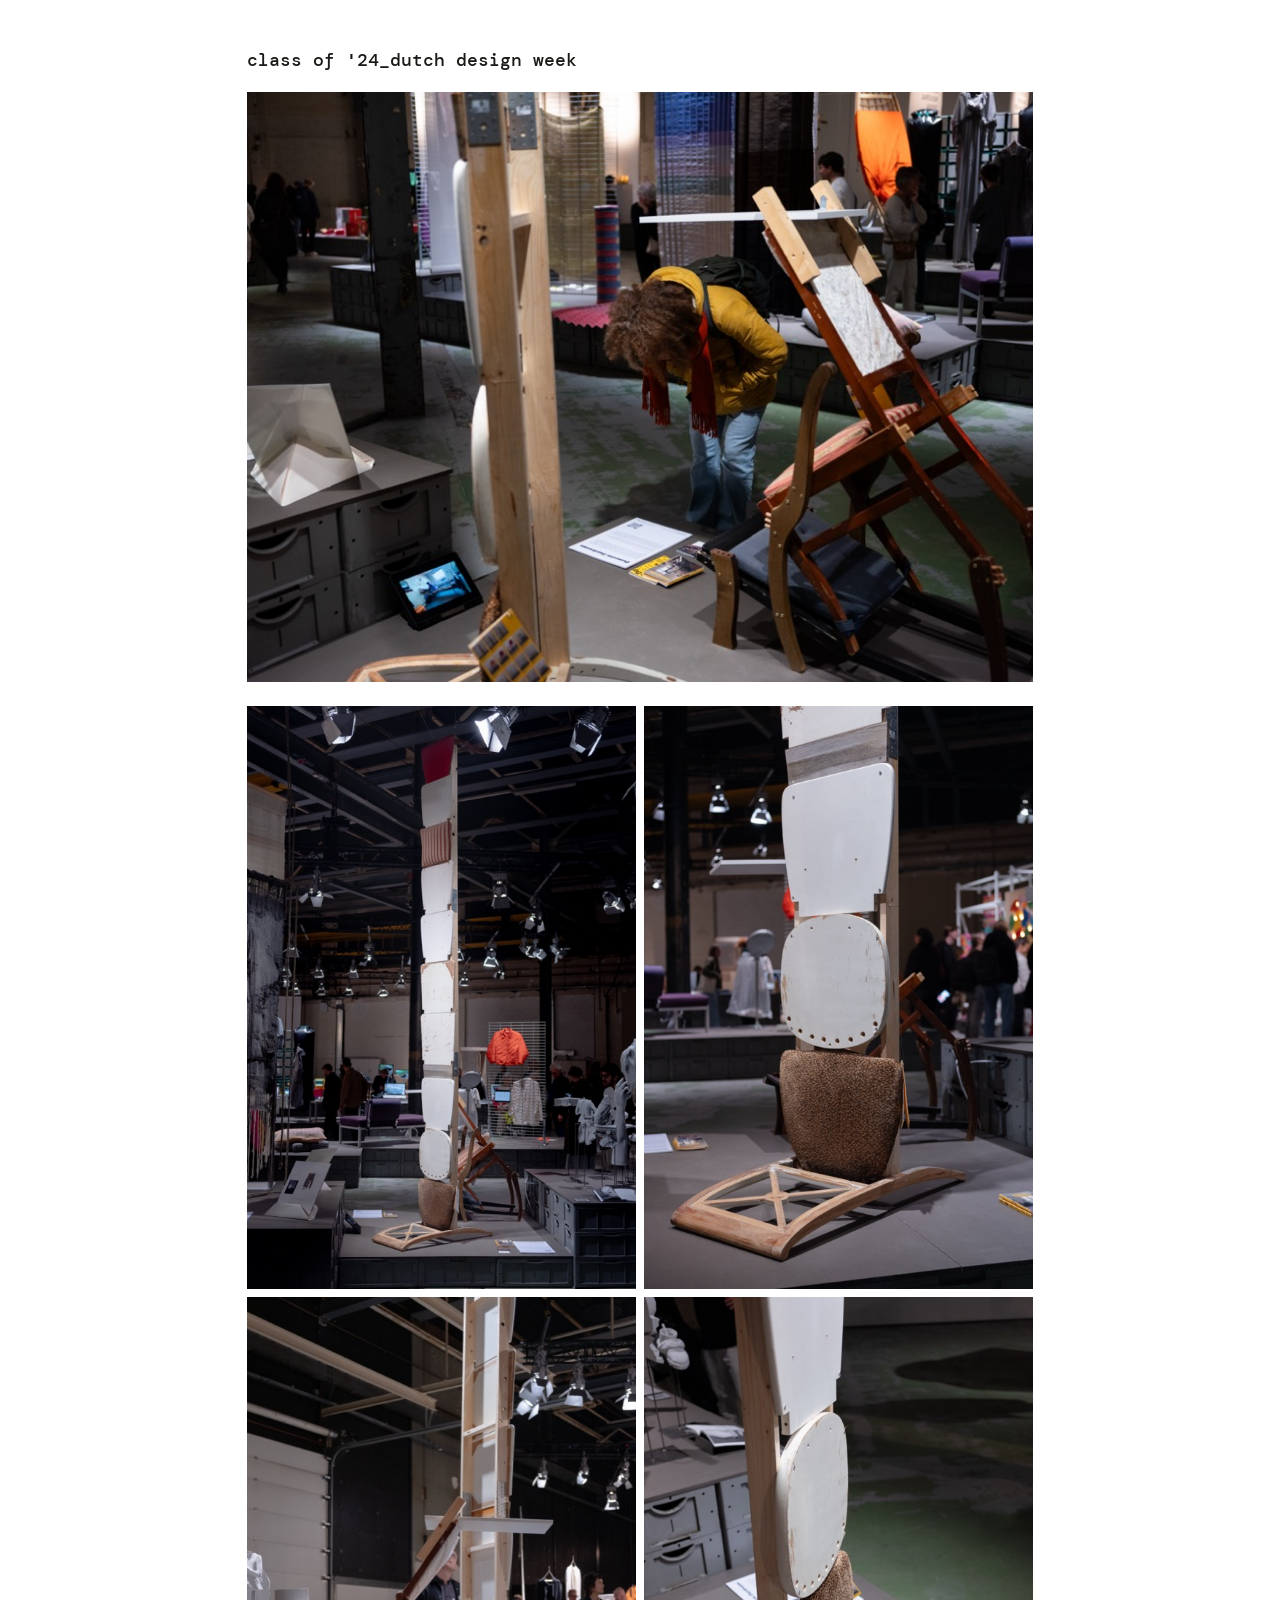
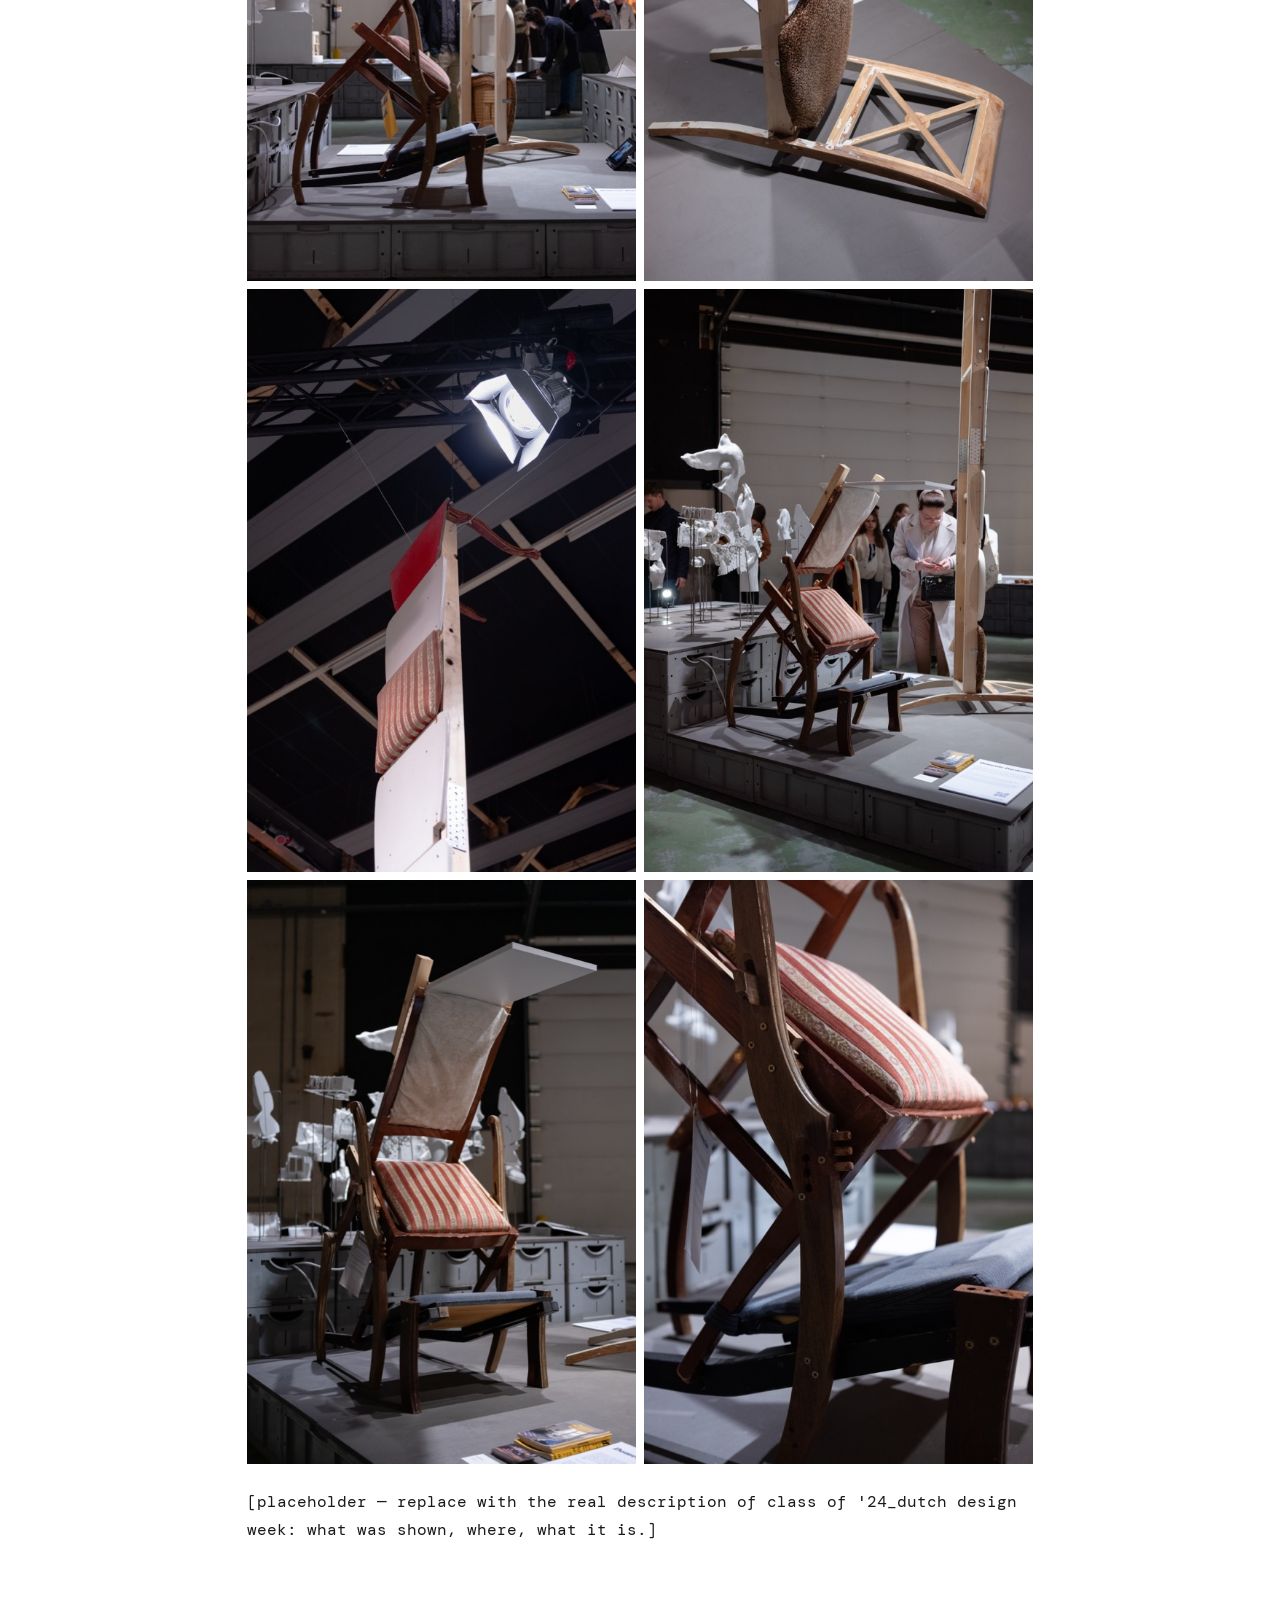
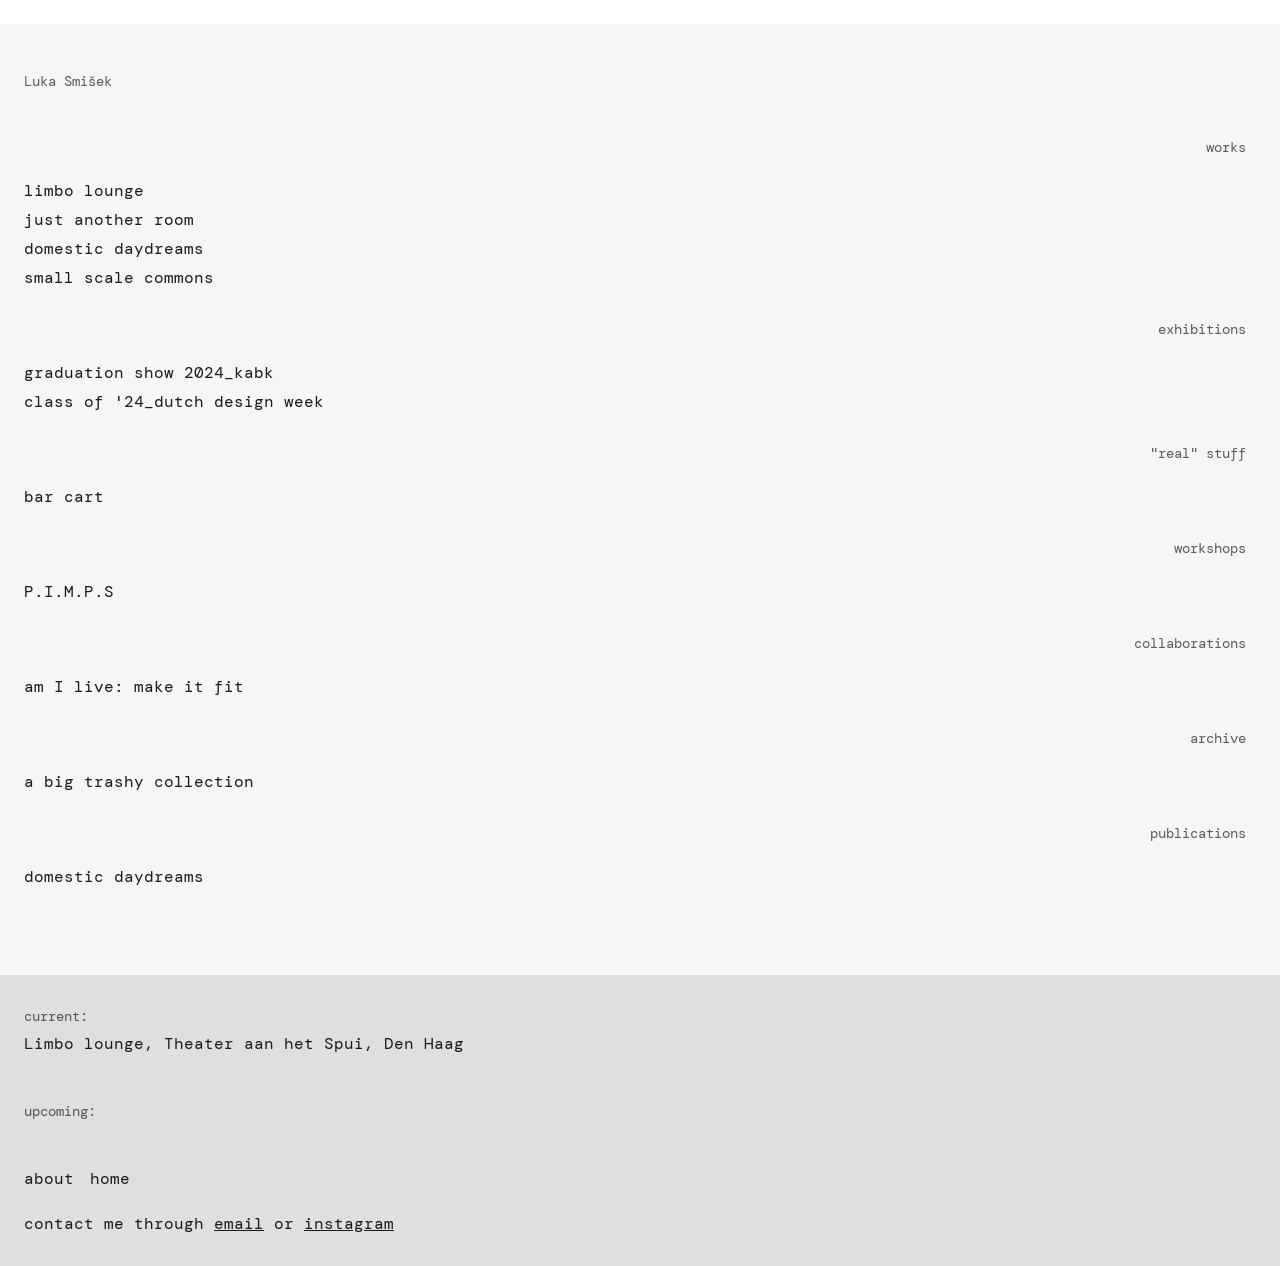
<file: dutch-design-week.html>
<!DOCTYPE html>
<html lang="en">
<head>
<meta charset="UTF-8">
<meta name="viewport" content="width=device-width, initial-scale=1.0">
<title>Class of '24_Dutch Design Week — Luka Smišek</title>
<link rel="stylesheet" href="style.css">
<link rel="preconnect" href="https://fonts.googleapis.com">
<link rel="preconnect" href="https://fonts.gstatic.com" crossorigin>
<link href="https://fonts.googleapis.com/css2?family=DM+Mono:wght@300;400;500&display=swap" rel="stylesheet">
</head>
<body>

<div class="site-layout">
  <nav class="col-left"><div class="col-left-scroll" id="works-nav"></div></nav>

  <main class="col-middle">
    <div class="title-font group-title" style="max-width:786px; margin:0 auto 20px;">class of '24_dutch design week</div>

    <img src="images/dutch design week/web/DSCF6690.jpeg" alt="Dutch Design Week — view" style="display:block; width:100%; max-width:786px; margin:0 auto 24px;">

    <div class="gallery-row-portrait cols-2">
      <img src="images/dutch design week/web/DSCF5888.jpeg" alt="Dutch Design Week — view">
      <img src="images/dutch design week/web/DSCF5862.jpeg" alt="Dutch Design Week — view">
      <img src="images/dutch design week/web/DSCF5878.jpeg" alt="Dutch Design Week — view">
      <img src="images/dutch design week/web/DSCF5884.jpeg" alt="Dutch Design Week — view">
      <img src="images/dutch design week/web/DSCF5895.jpeg" alt="Dutch Design Week — view">
      <img src="images/dutch design week/web/DSCF5918.jpeg" alt="Dutch Design Week — view">
      <img src="images/dutch design week/web/DSCF5938.jpeg" alt="Dutch Design Week — view">
      <img src="images/dutch design week/web/DSCF5946.jpeg" alt="Dutch Design Week — view">
    </div>

    <p class="mono-text group-body" style="line-height:1.75; max-width:786px; margin:24px auto 0;">
      [placeholder — replace with the real description of class of '24_dutch design week: what was shown, where, what it is.]
    </p>
  </main>

  <aside class="col-right">
    <div class="mono-text group-label category-label">current:</div>
    <div class="mono-text group-body" style="margin-top:8px;">Limbo lounge, Theater aan het Spui, Den Haag</div>
    <div class="mono-text group-label category-label" style="margin-top:48px;">upcoming:</div>

    <div class="side-links">
      <a href="about.html" class="nav-link mono-text group-link">about</a>
      <a href="index.html" class="nav-link mono-text group-link">home</a>
    </div>
    <div class="contact-block mono-text group-link">
      contact me through
      <a href="mailto:smisekluka@protonmail.com">email</a> or <a href="https://instagram.com/smisekluka" target="_blank" rel="noopener">instagram</a>
    </div>
  </aside>
</div>

<script src="works-nav.js"></script>
<script src="link-hover.js"></script>
<script src="photo-zoom.js"></script>
</body>
</html>
</file>
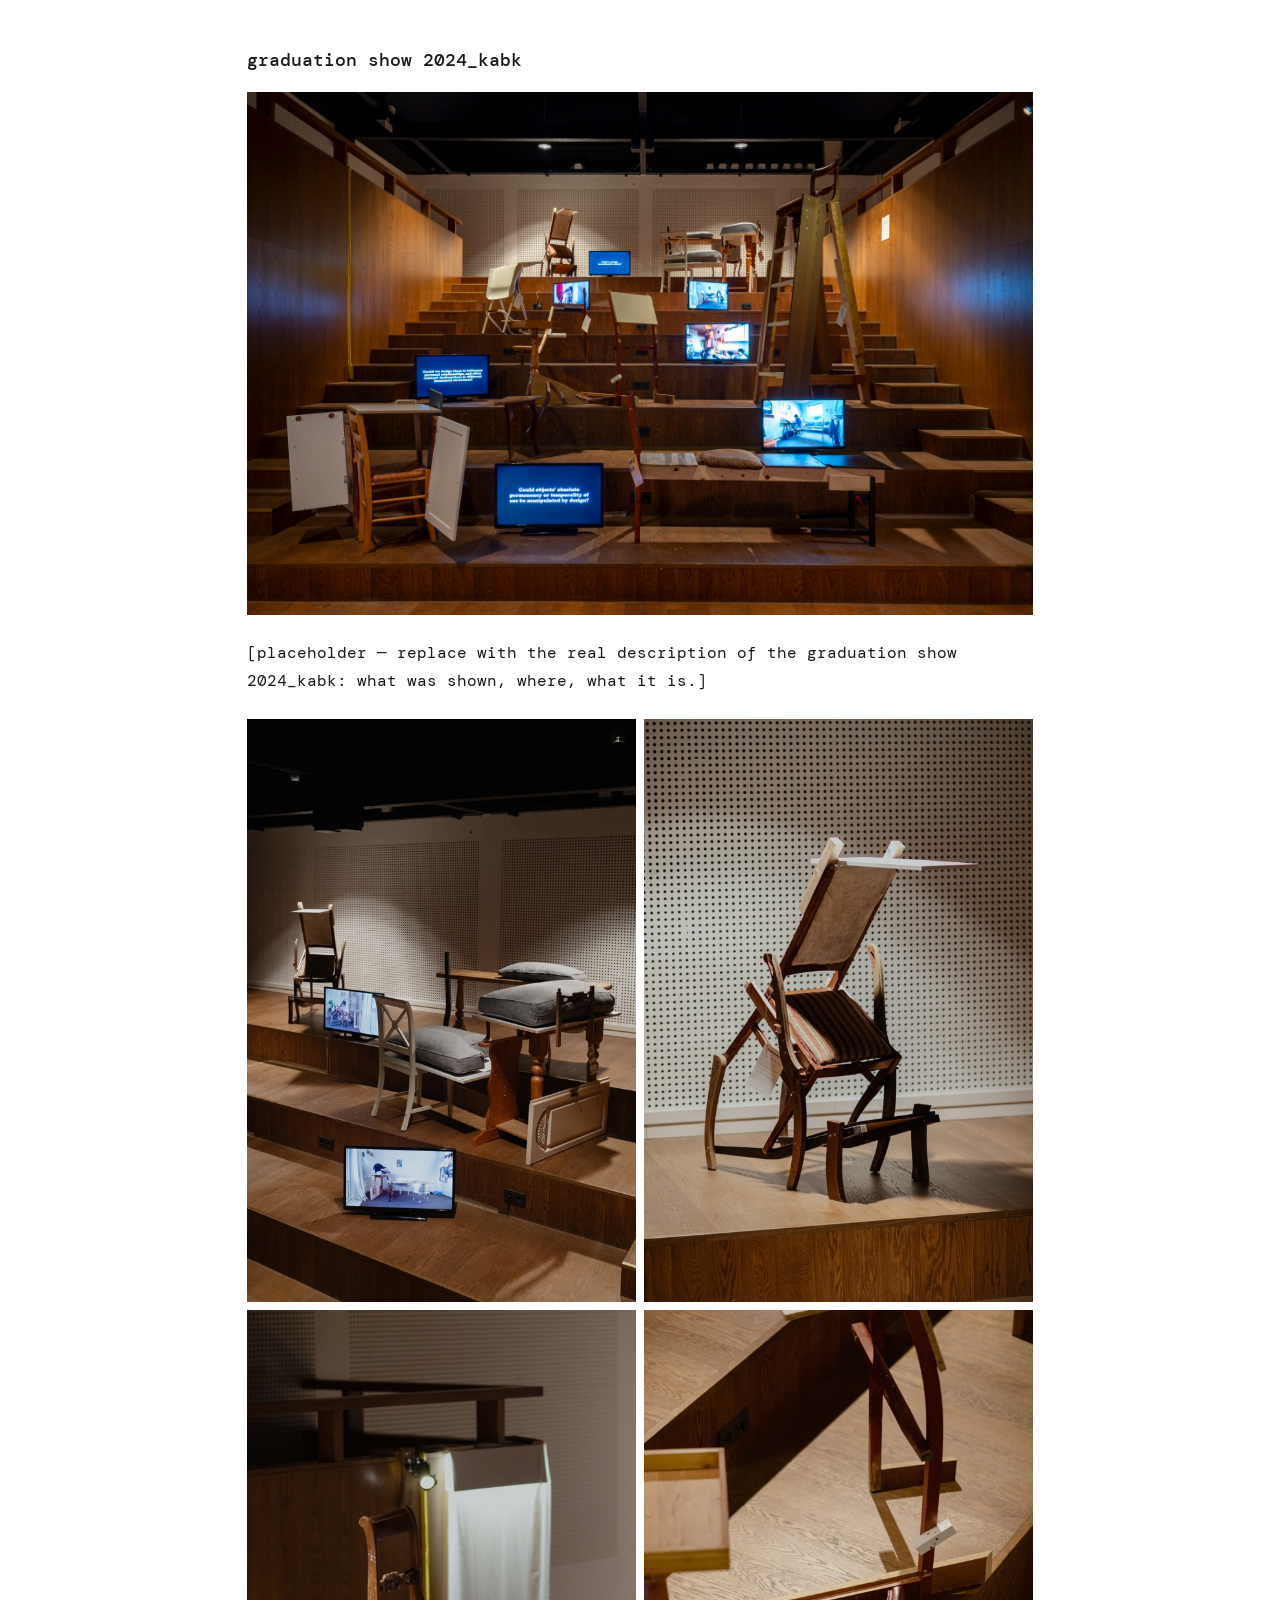
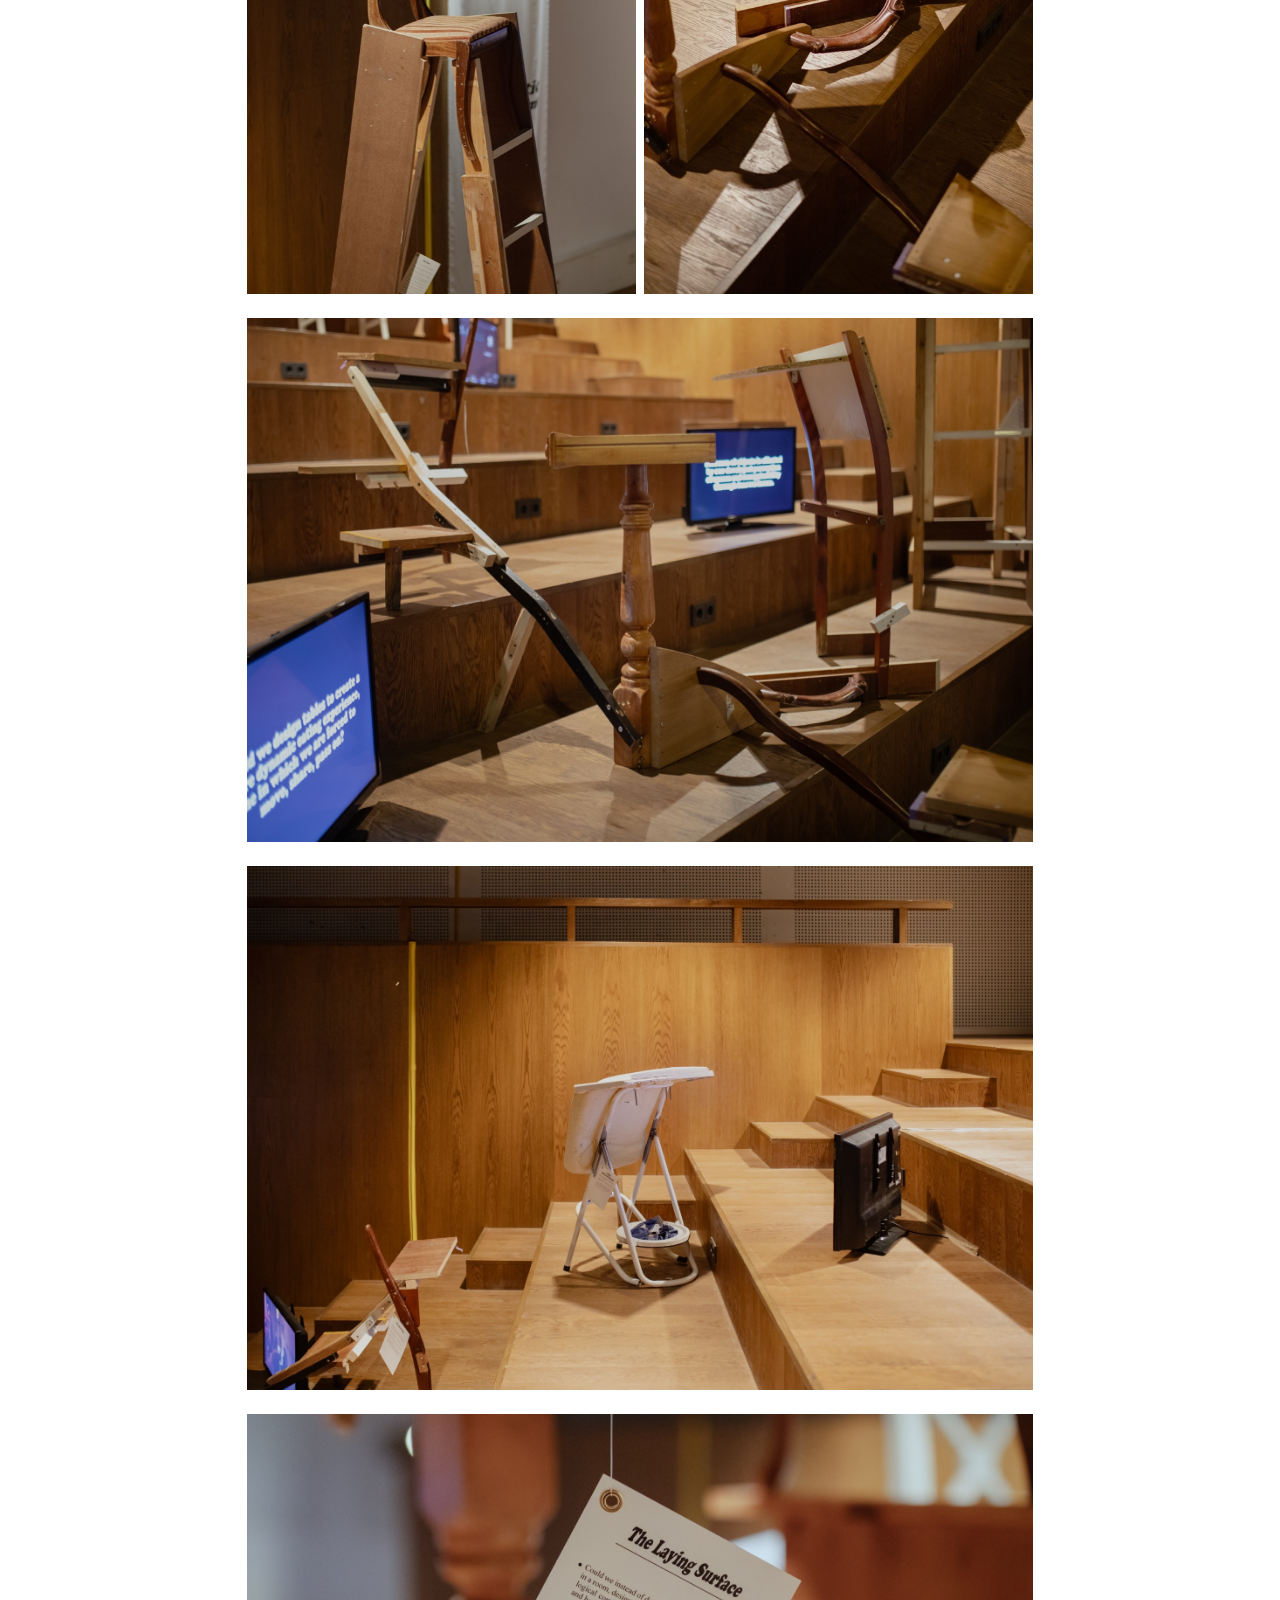
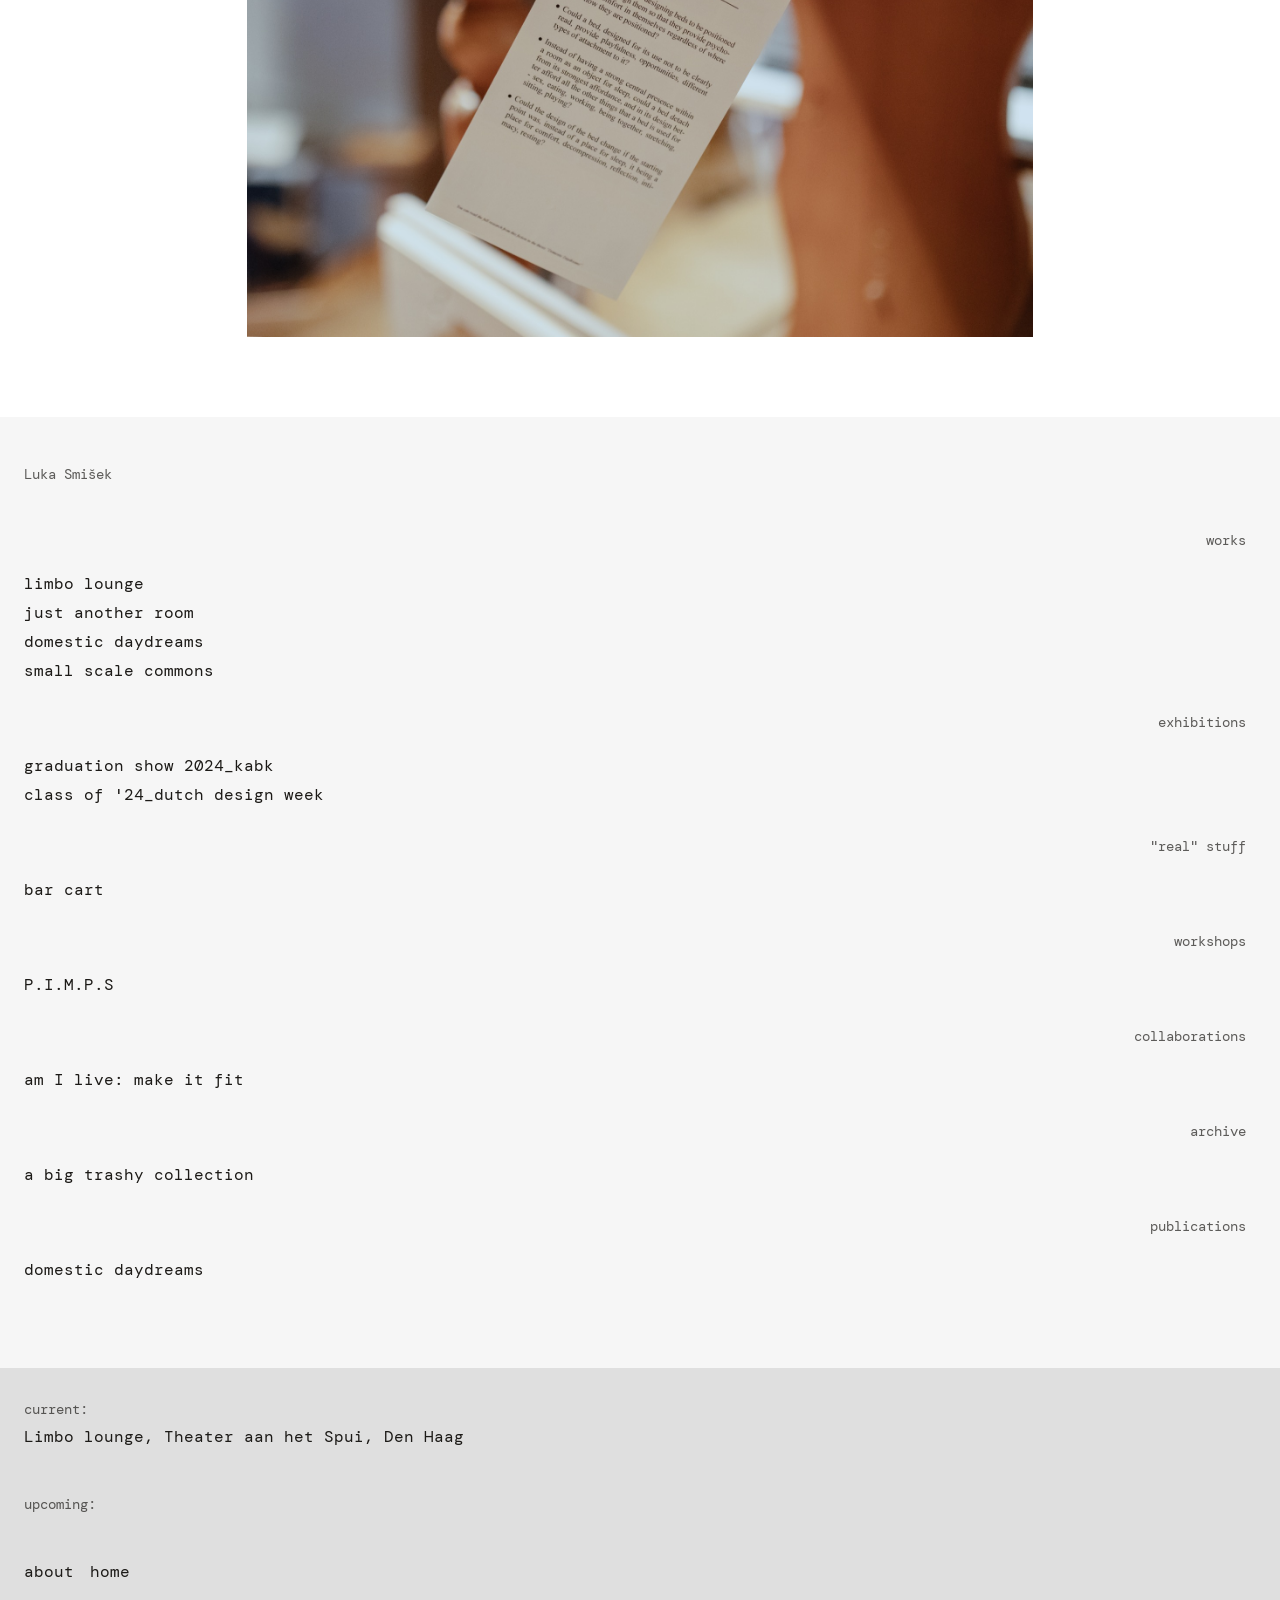
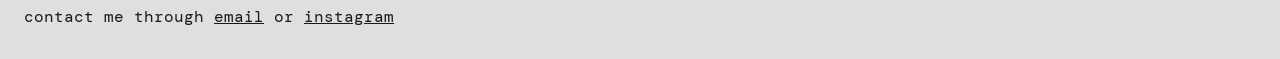
<file: graduation-show.html>
<!DOCTYPE html>
<html lang="en">
<head>
<meta charset="UTF-8">
<meta name="viewport" content="width=device-width, initial-scale=1.0">
<title>Graduation Show 2024_KABK — Luka Smišek</title>
<link rel="stylesheet" href="style.css">
<link rel="preconnect" href="https://fonts.googleapis.com">
<link rel="preconnect" href="https://fonts.gstatic.com" crossorigin>
<link href="https://fonts.googleapis.com/css2?family=DM+Mono:wght@300;400;500&display=swap" rel="stylesheet">
</head>
<body>

<div class="site-layout">
  <nav class="col-left"><div class="col-left-scroll" id="works-nav"></div></nav>

  <main class="col-middle">
    <div class="title-font group-title" style="max-width:786px; margin:0 auto 20px;">graduation show 2024_kabk</div>

    <img src="images/graduation show/web/EDV6245.jpg" alt="Graduation Show 2024_KABK — installation view" style="display:block; width:100%; max-width:786px; margin:0 auto 24px;">

    <p class="mono-text group-body" style="line-height:1.75; max-width:786px; margin:0 auto 24px;">
      [placeholder — replace with the real description of the graduation show 2024_kabk: what was shown, where, what it is.]
    </p>

    <div class="gallery-row-portrait cols-2">
      <img src="images/graduation show/web/D.jpg" alt="Graduation Show 2024_KABK — detail">
      <img src="images/graduation show/web/photo 2.jpg" alt="Graduation Show 2024_KABK — detail">
      <img src="images/graduation show/web/photo 3.jpg" alt="Graduation Show 2024_KABK — detail">
      <img src="images/graduation show/web/photo 5.jpg" alt="Graduation Show 2024_KABK — detail">
    </div>

    <img src="images/graduation show/web/L.jpg" alt="Graduation Show 2024_KABK — view" style="display:block; width:100%; max-width:786px; margin:0 auto 24px;">
    <img src="images/graduation show/web/P.jpg" alt="Graduation Show 2024_KABK — view" style="display:block; width:100%; max-width:786px; margin:0 auto 24px;">
    <img src="images/graduation show/web/photo 7.jpg" alt="Graduation Show 2024_KABK — view" style="display:block; width:100%; max-width:786px; margin:0 auto;">
  </main>

  <aside class="col-right">
    <div class="mono-text group-label category-label">current:</div>
    <div class="mono-text group-body" style="margin-top:8px;">Limbo lounge, Theater aan het Spui, Den Haag</div>
    <div class="mono-text group-label category-label" style="margin-top:48px;">upcoming:</div>

    <div class="side-links">
      <a href="about.html" class="nav-link mono-text group-link">about</a>
      <a href="index.html" class="nav-link mono-text group-link">home</a>
    </div>
    <div class="contact-block mono-text group-link">
      contact me through
      <a href="mailto:smisekluka@protonmail.com">email</a> or <a href="https://instagram.com/smisekluka" target="_blank" rel="noopener">instagram</a>
    </div>
  </aside>
</div>

<script src="works-nav.js"></script>
<script src="link-hover.js"></script>
<script src="photo-zoom.js"></script>
</body>
</html>
</file>
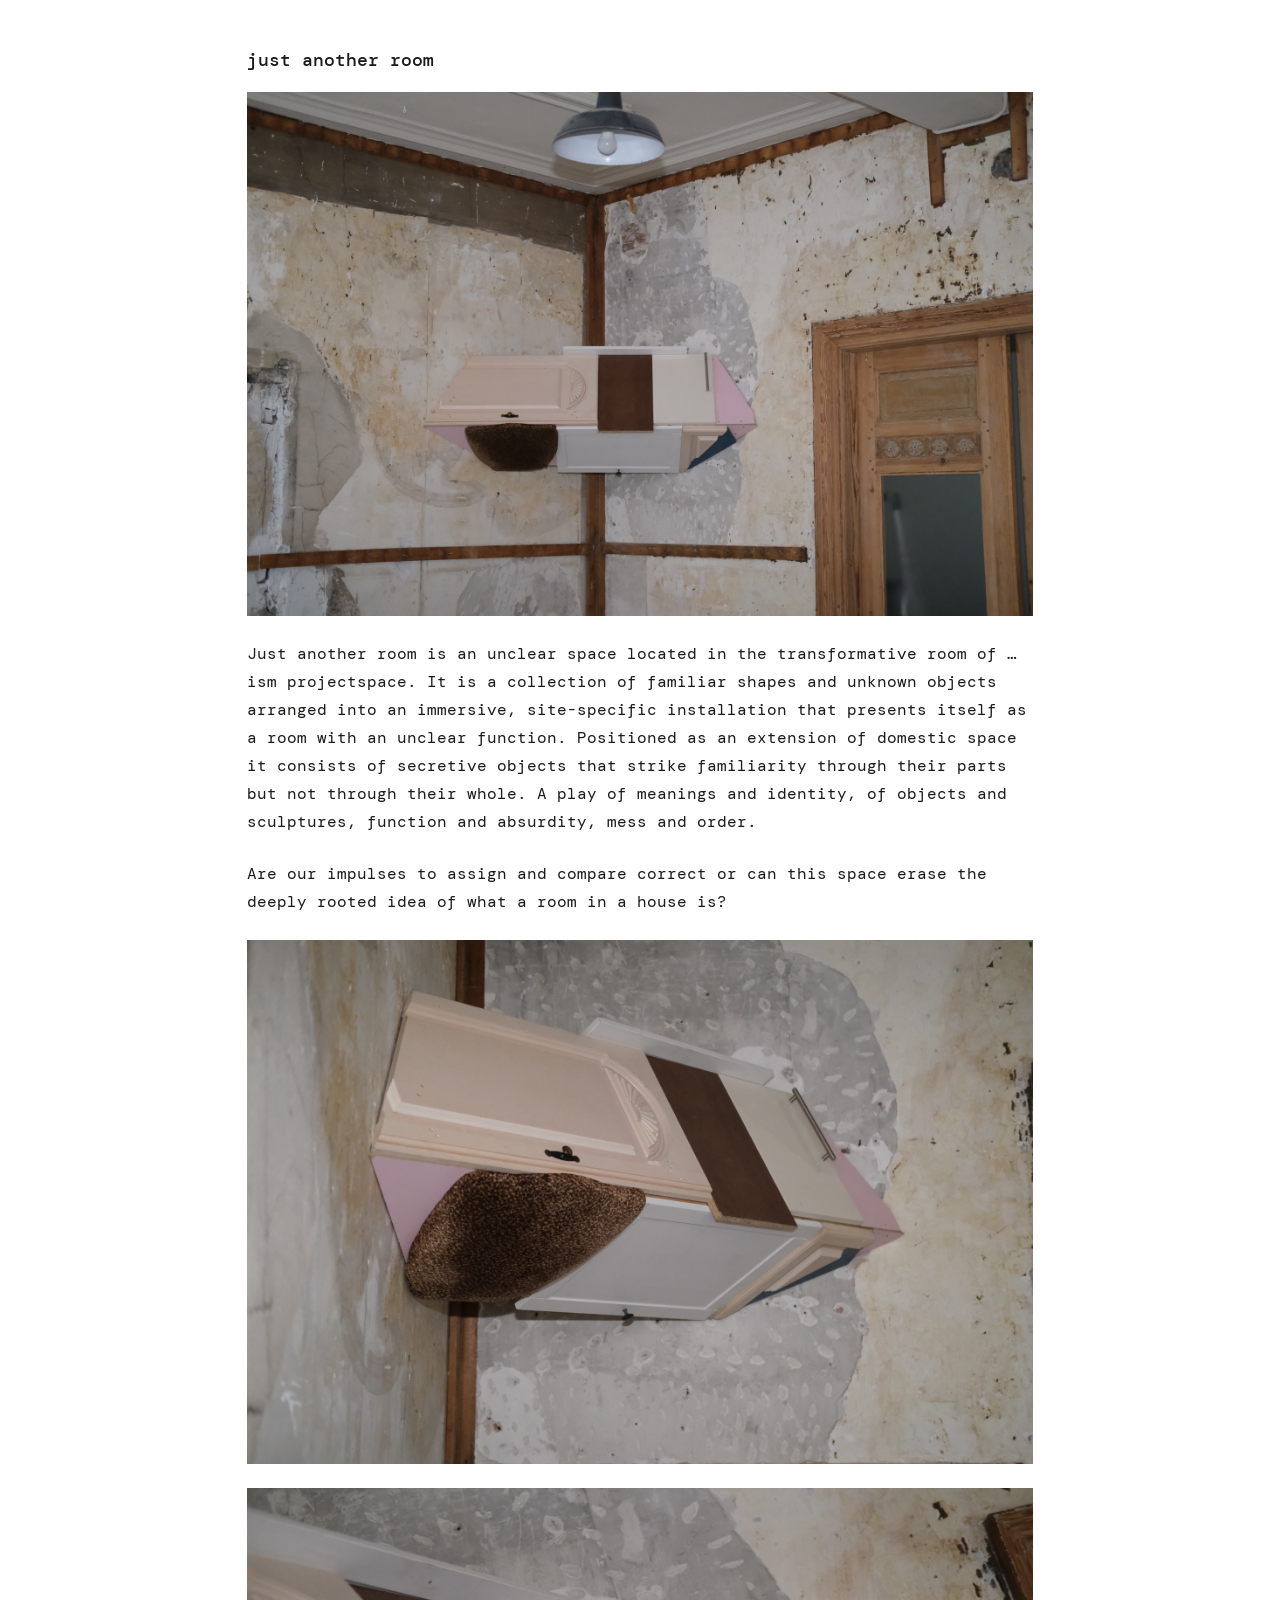
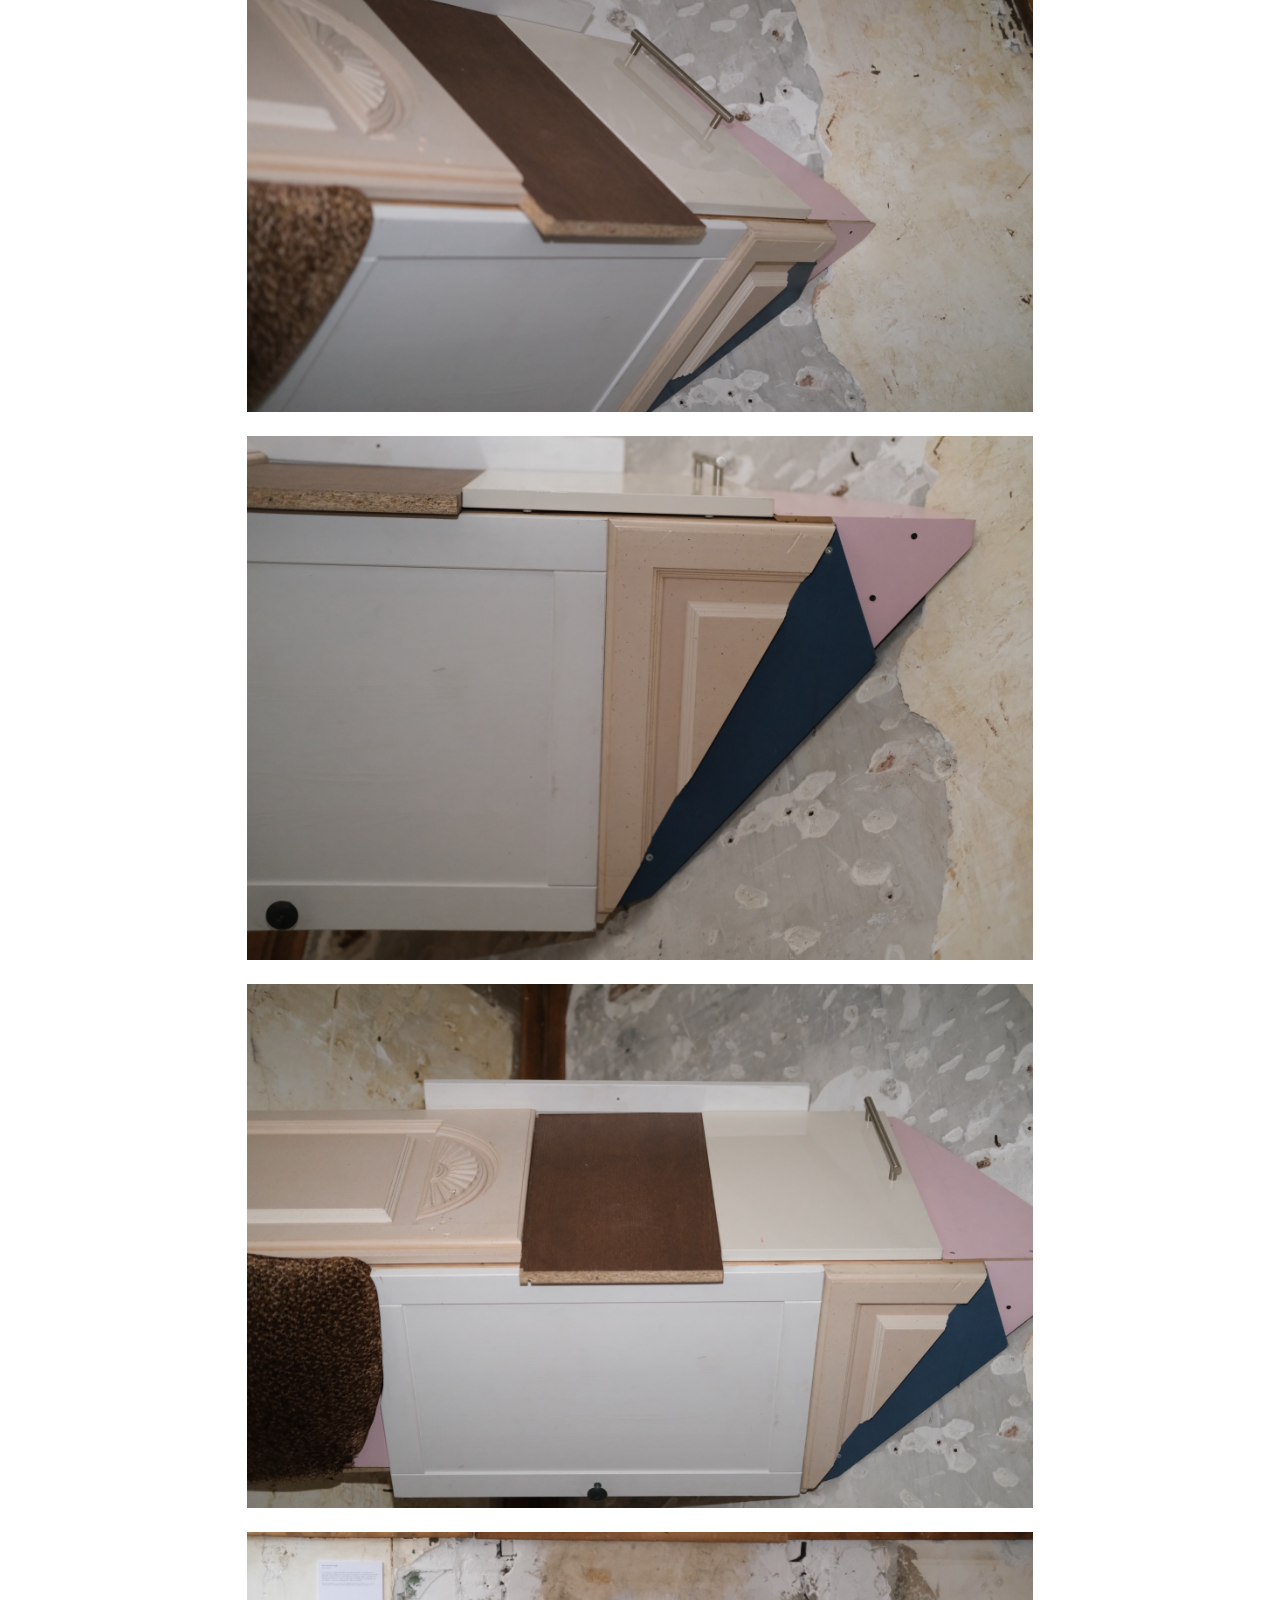
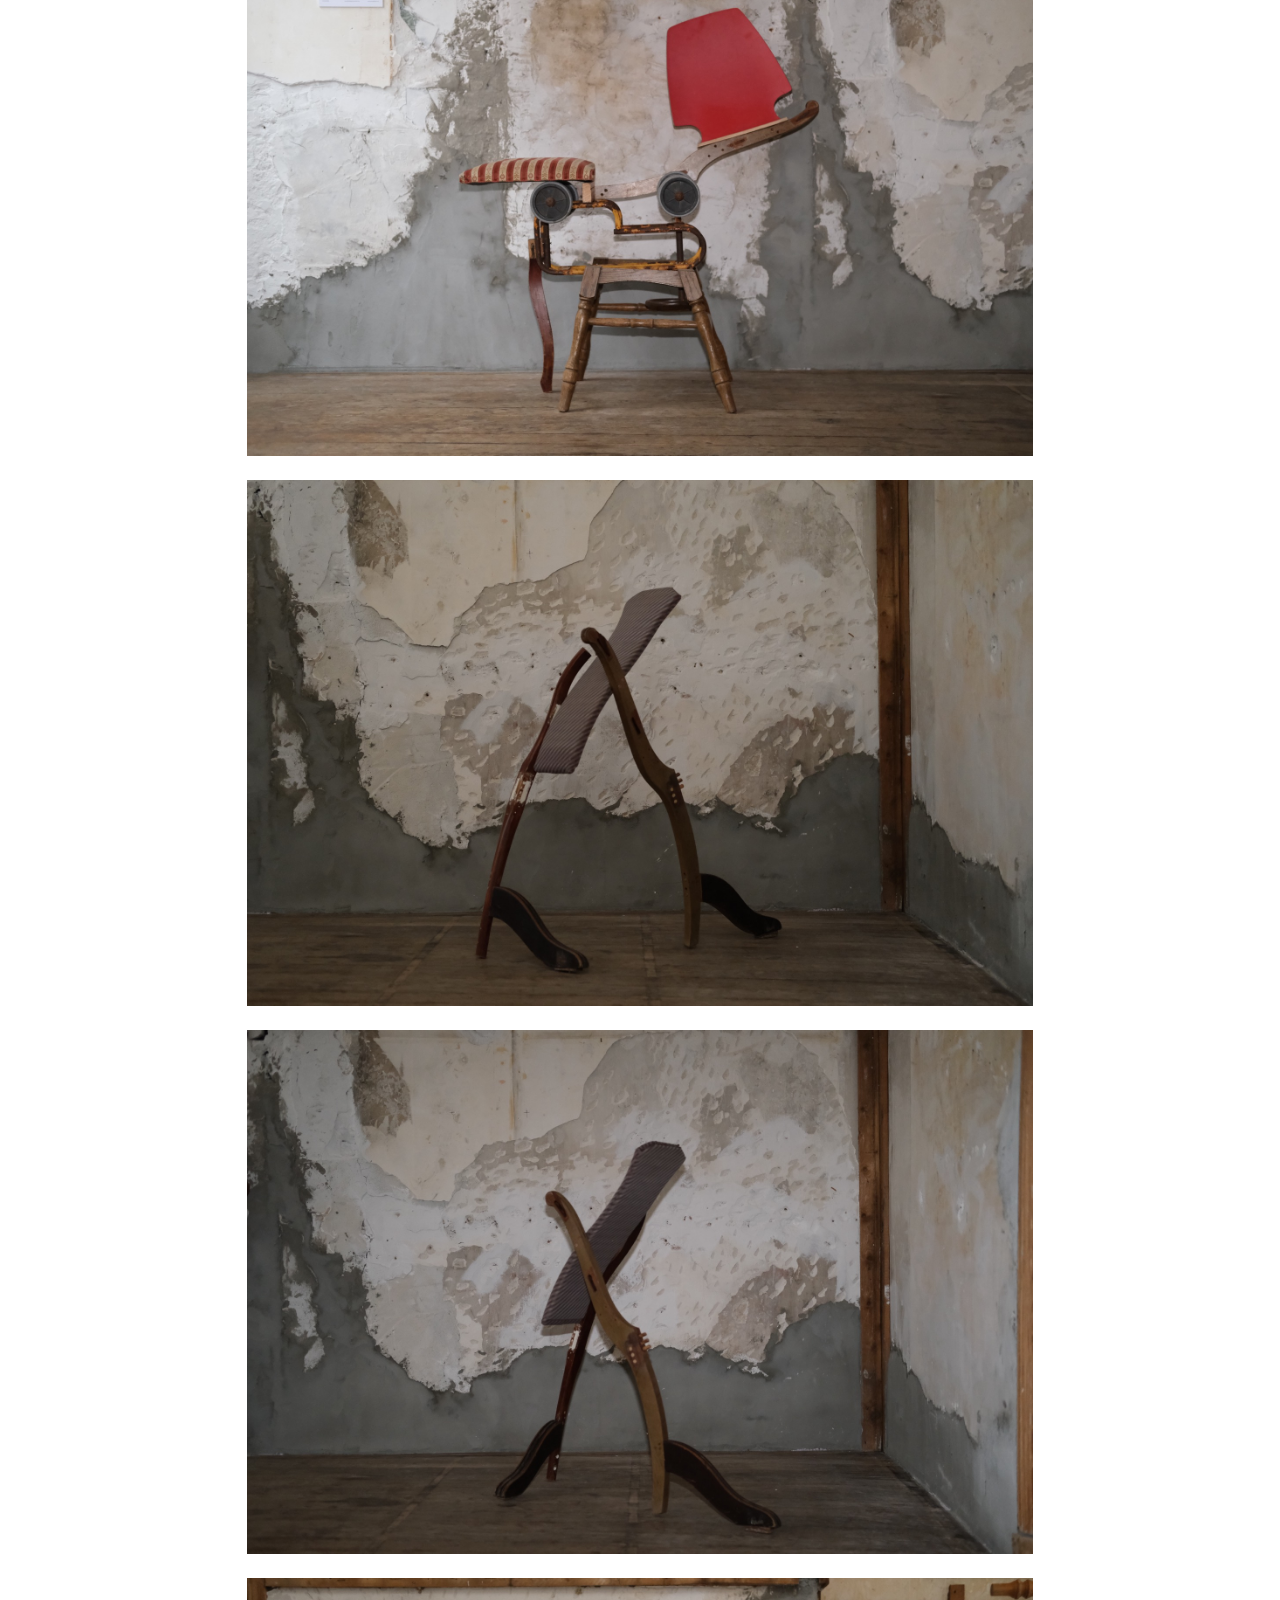
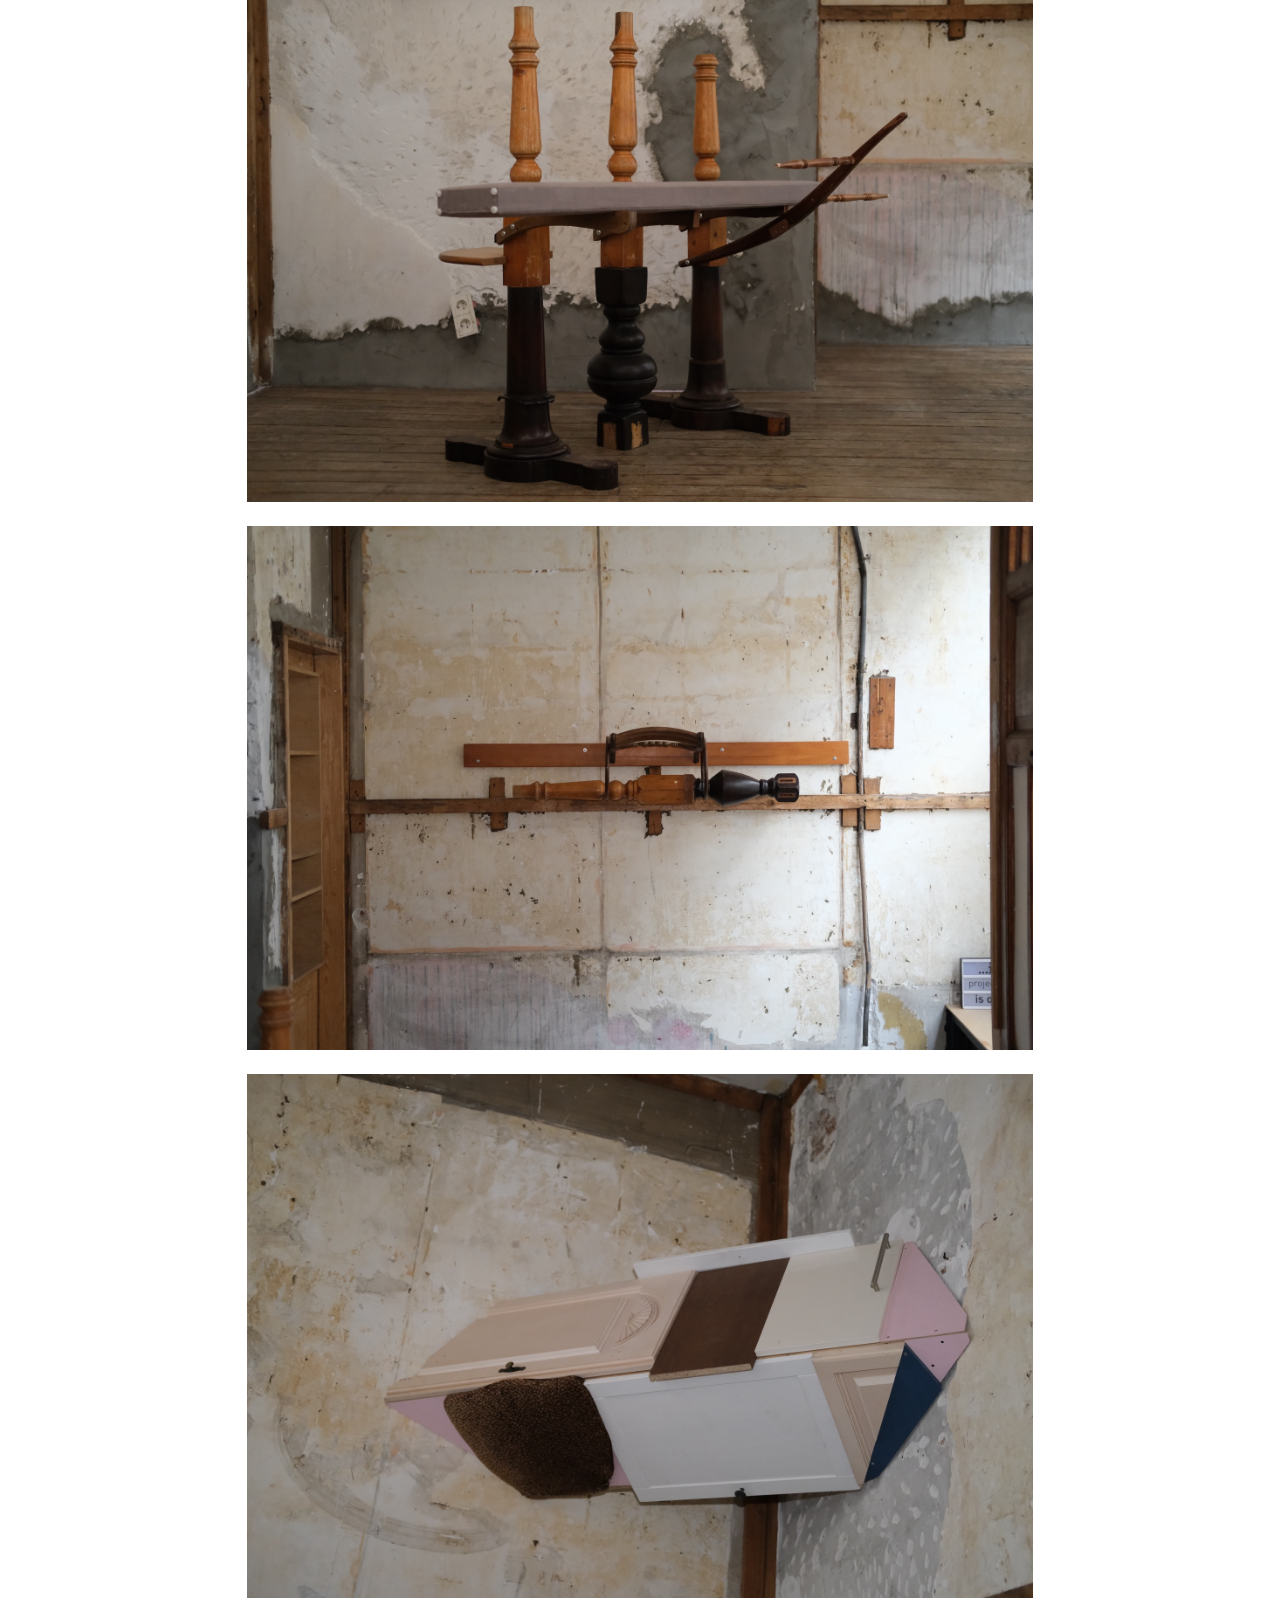
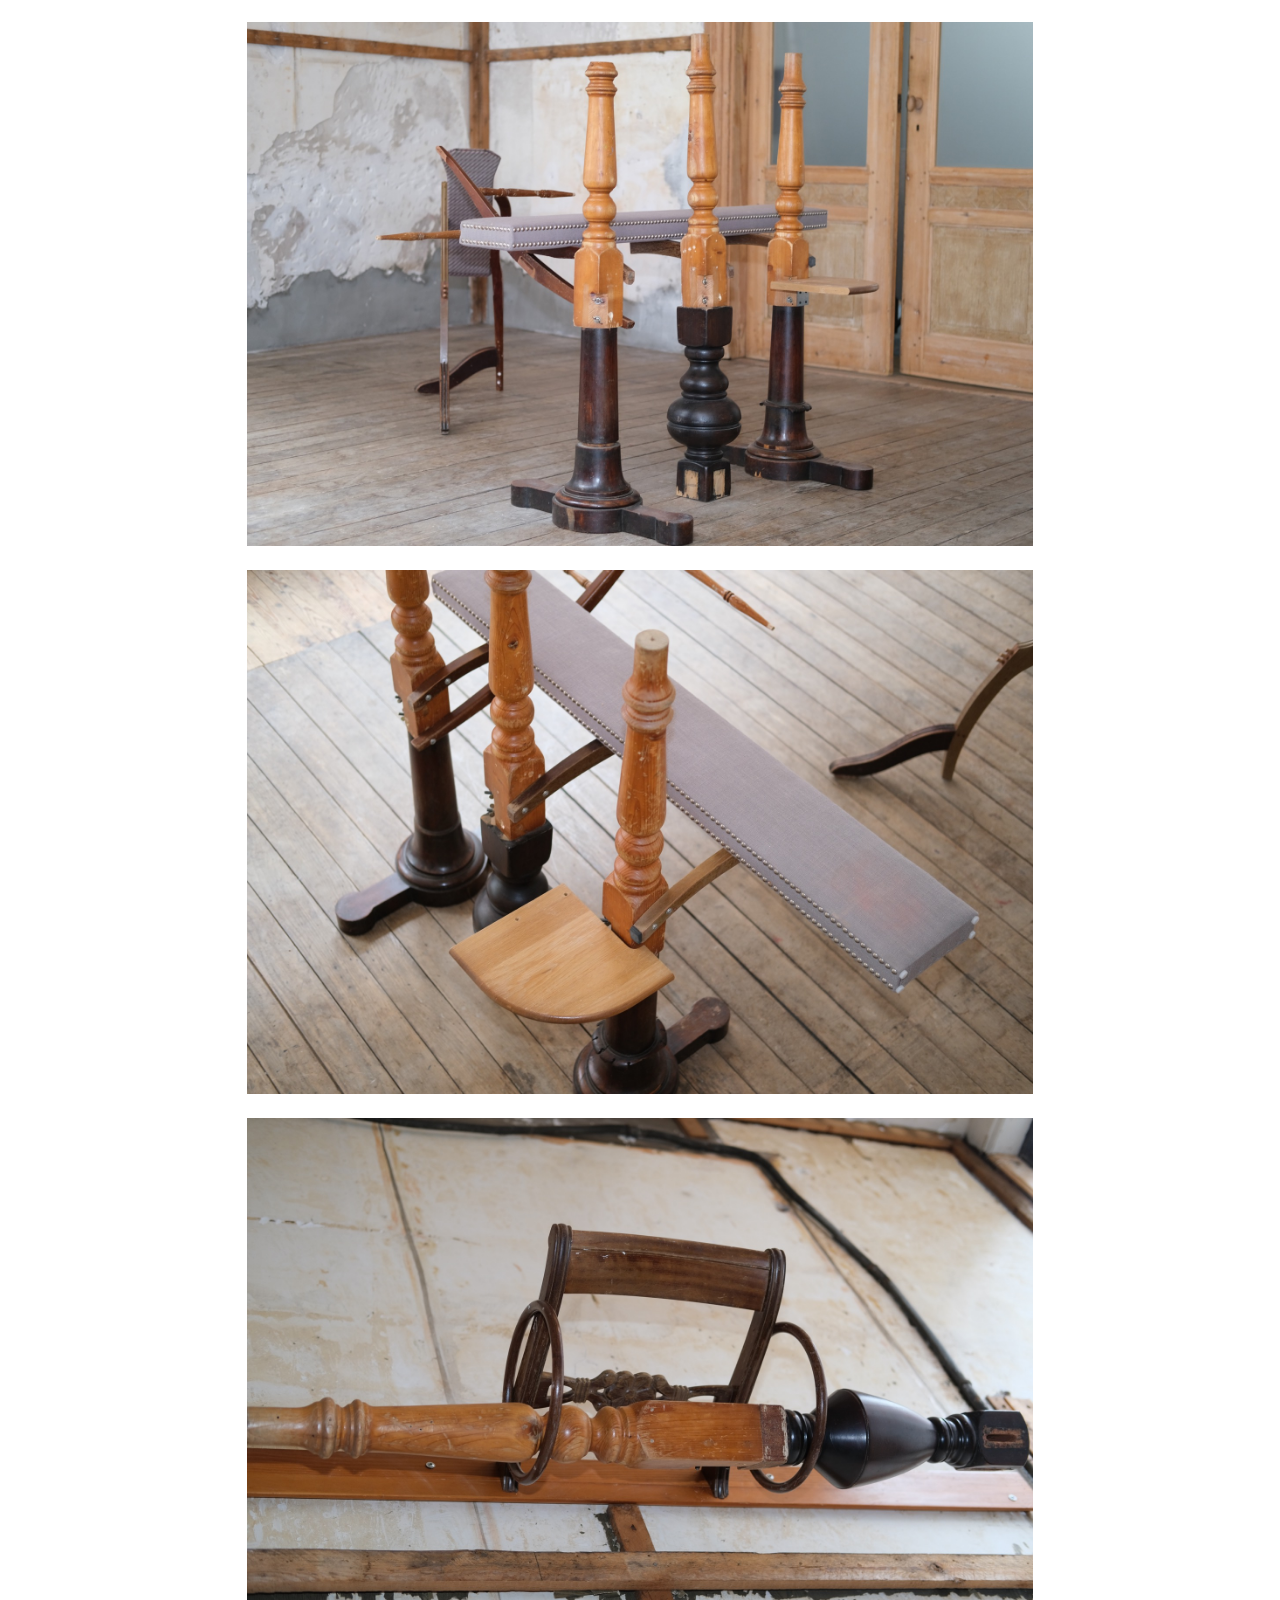
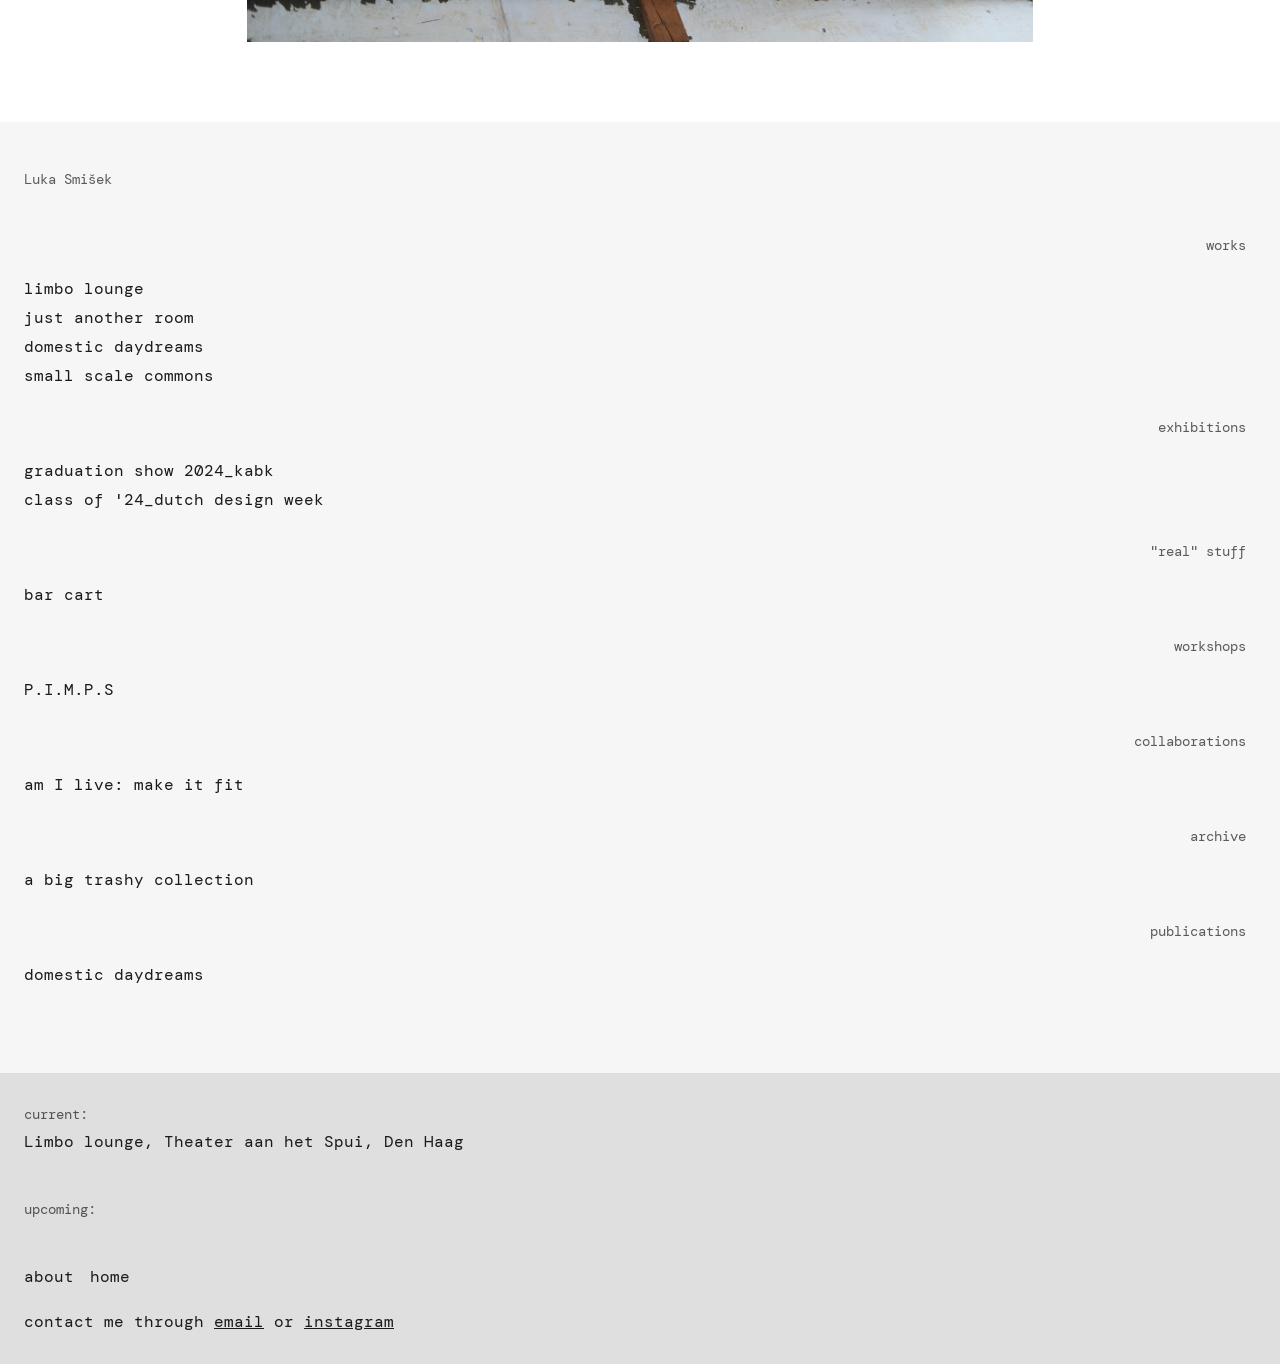
<file: just-another-room.html>
<!DOCTYPE html>
<html lang="en">
<head>
<meta charset="UTF-8">
<meta name="viewport" content="width=device-width, initial-scale=1.0">
<title>Just Another Room — Luka Smišek</title>
<link rel="stylesheet" href="style.css">
<link rel="preconnect" href="https://fonts.googleapis.com">
<link rel="preconnect" href="https://fonts.gstatic.com" crossorigin>
<link href="https://fonts.googleapis.com/css2?family=DM+Mono:wght@300;400;500&display=swap" rel="stylesheet">
</head>
<body>

<div class="site-layout">
  <nav class="col-left"><div class="col-left-scroll" id="works-nav"></div></nav>

  <main class="col-middle">
    <div class="title-font group-title" style="max-width:786px; margin:0 auto 20px;">just another room</div>

    <img src="images/just another room/web/DSCF0262.JPG" alt="Just Another Room — view 1" style="display:block; width:100%; max-width:786px; margin:0 auto 24px;">

    <p class="mono-text group-body" style="line-height:1.75; max-width:786px; margin:0 auto 24px;">
      Just another room is an unclear space located in the transformative room of …ism projectspace. It is a collection of familiar shapes and unknown objects arranged into an immersive, site-specific installation that presents itself as a room with an unclear function. Positioned as an extension of domestic space it consists of secretive objects that strike familiarity through their parts but not through their whole. A play of meanings and identity, of objects and sculptures, function and absurdity, mess and order.
    </p>

    <p class="mono-text group-body" style="line-height:1.75; max-width:786px; margin:0 auto 24px;">
      Are our impulses to assign and compare correct or can this space erase the deeply rooted idea of what a room in a house is?
    </p>

    <img src="images/just another room/web/DSCF0139.JPG" alt="Just Another Room — view 2" style="display:block; width:100%; max-width:786px; margin:0 auto 24px;">
    <img src="images/just another room/web/DSCF0147.JPG" alt="Just Another Room — view 3" style="display:block; width:100%; max-width:786px; margin:0 auto 24px;">
    <img src="images/just another room/web/DSCF0156.JPG" alt="Just Another Room — view 4" style="display:block; width:100%; max-width:786px; margin:0 auto 24px;">
    <img src="images/just another room/web/DSCF0166.JPG" alt="Just Another Room — view 5" style="display:block; width:100%; max-width:786px; margin:0 auto 24px;">
    <img src="images/just another room/web/DSCF0198.JPG" alt="Just Another Room — view 6" style="display:block; width:100%; max-width:786px; margin:0 auto 24px;">
    <img src="images/just another room/web/DSCF0208.JPG" alt="Just Another Room — view 7" style="display:block; width:100%; max-width:786px; margin:0 auto 24px;">
    <img src="images/just another room/web/DSCF0220.JPG" alt="Just Another Room — view 8" style="display:block; width:100%; max-width:786px; margin:0 auto 24px;">
    <img src="images/just another room/web/DSCF0256.JPG" alt="Just Another Room — view 9" style="display:block; width:100%; max-width:786px; margin:0 auto 24px;">
    <img src="images/just another room/web/DSCF0131.JPG" alt="Just Another Room — view 10" style="display:block; width:100%; max-width:786px; margin:0 auto 24px;">
    <img src="images/just another room/web/DSCF0270.JPG" alt="Just Another Room — view 11" style="display:block; width:100%; max-width:786px; margin:0 auto 24px;">
    <img src="images/just another room/web/DSCF0285.JPG" alt="Just Another Room — view 12" style="display:block; width:100%; max-width:786px; margin:0 auto 24px;">
    <img src="images/just another room/web/DSCF0305.JPG" alt="Just Another Room — view 13" style="display:block; width:100%; max-width:786px; margin:0 auto 24px;">
    <img src="images/just another room/web/DSCF0362.JPG" alt="Just Another Room — view 14" style="display:block; width:100%; max-width:786px; margin:0 auto;">
  </main>

  <aside class="col-right">
    <div class="mono-text group-label category-label">current:</div>
    <div class="mono-text group-body" style="margin-top:8px;">Limbo lounge, Theater aan het Spui, Den Haag</div>
    <div class="mono-text group-label category-label" style="margin-top:48px;">upcoming:</div>

    <div class="side-links">
      <a href="about.html" class="nav-link mono-text group-link">about</a>
      <a href="index.html" class="nav-link mono-text group-link">home</a>
    </div>
    <div class="contact-block mono-text group-link">
      contact me through
      <a href="mailto:smisekluka@protonmail.com">email</a> or <a href="https://instagram.com/smisekluka" target="_blank" rel="noopener">instagram</a>
    </div>
  </aside>
</div>

<script src="works-nav.js"></script>
<script src="link-hover.js"></script>
<script src="photo-zoom.js"></script>
</body>
</html>
</file>
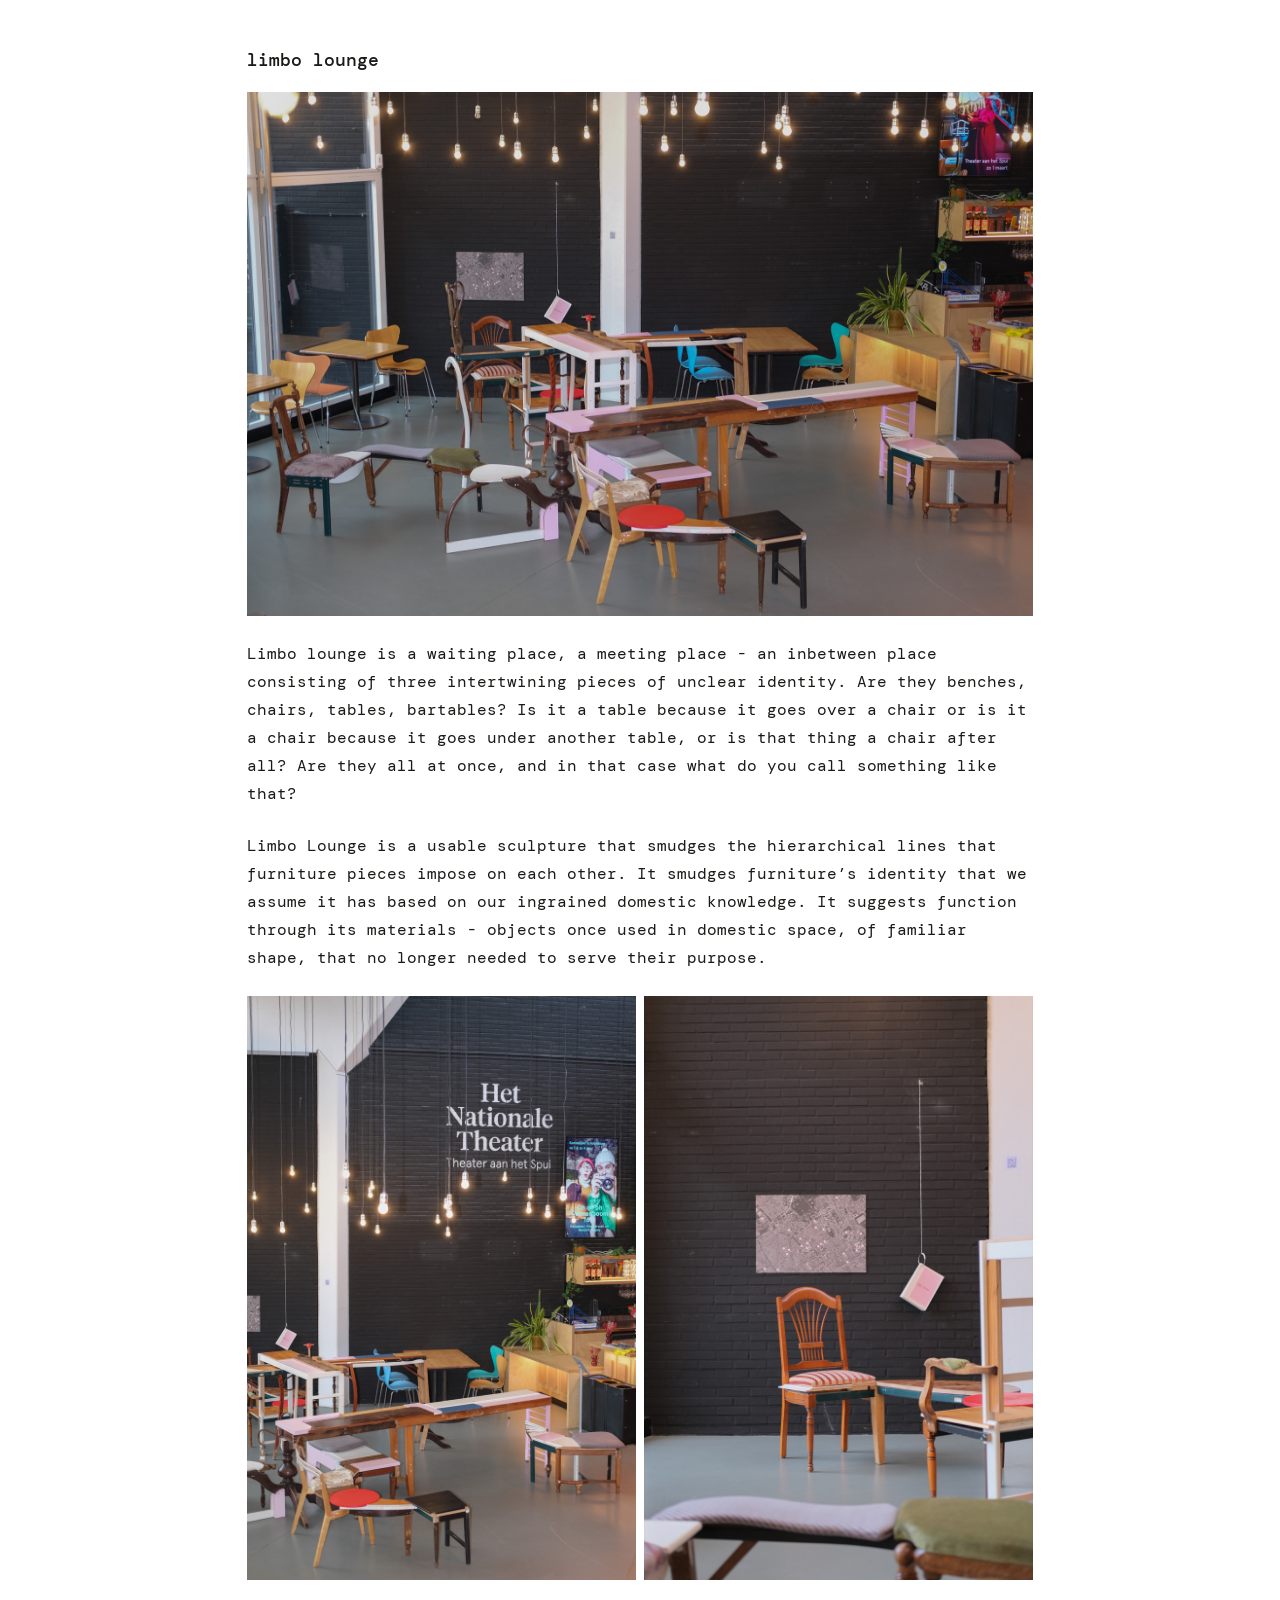
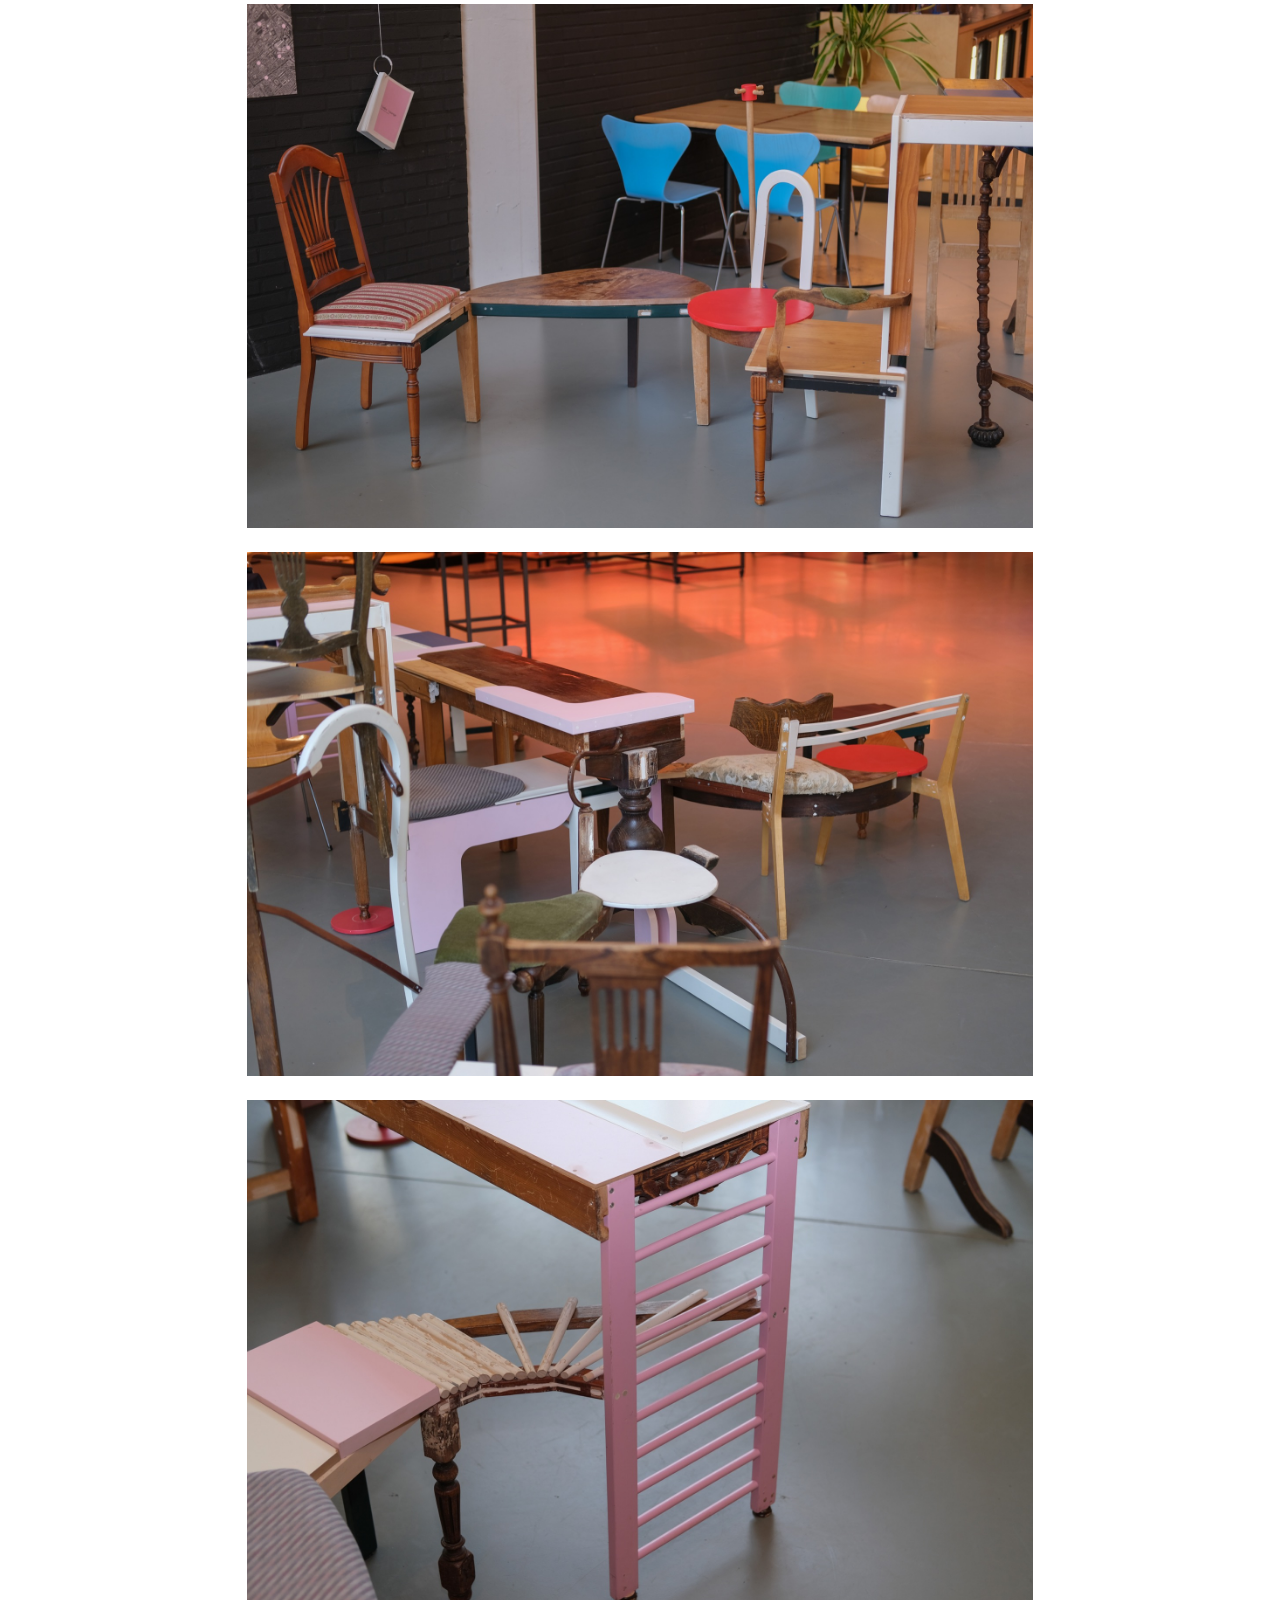
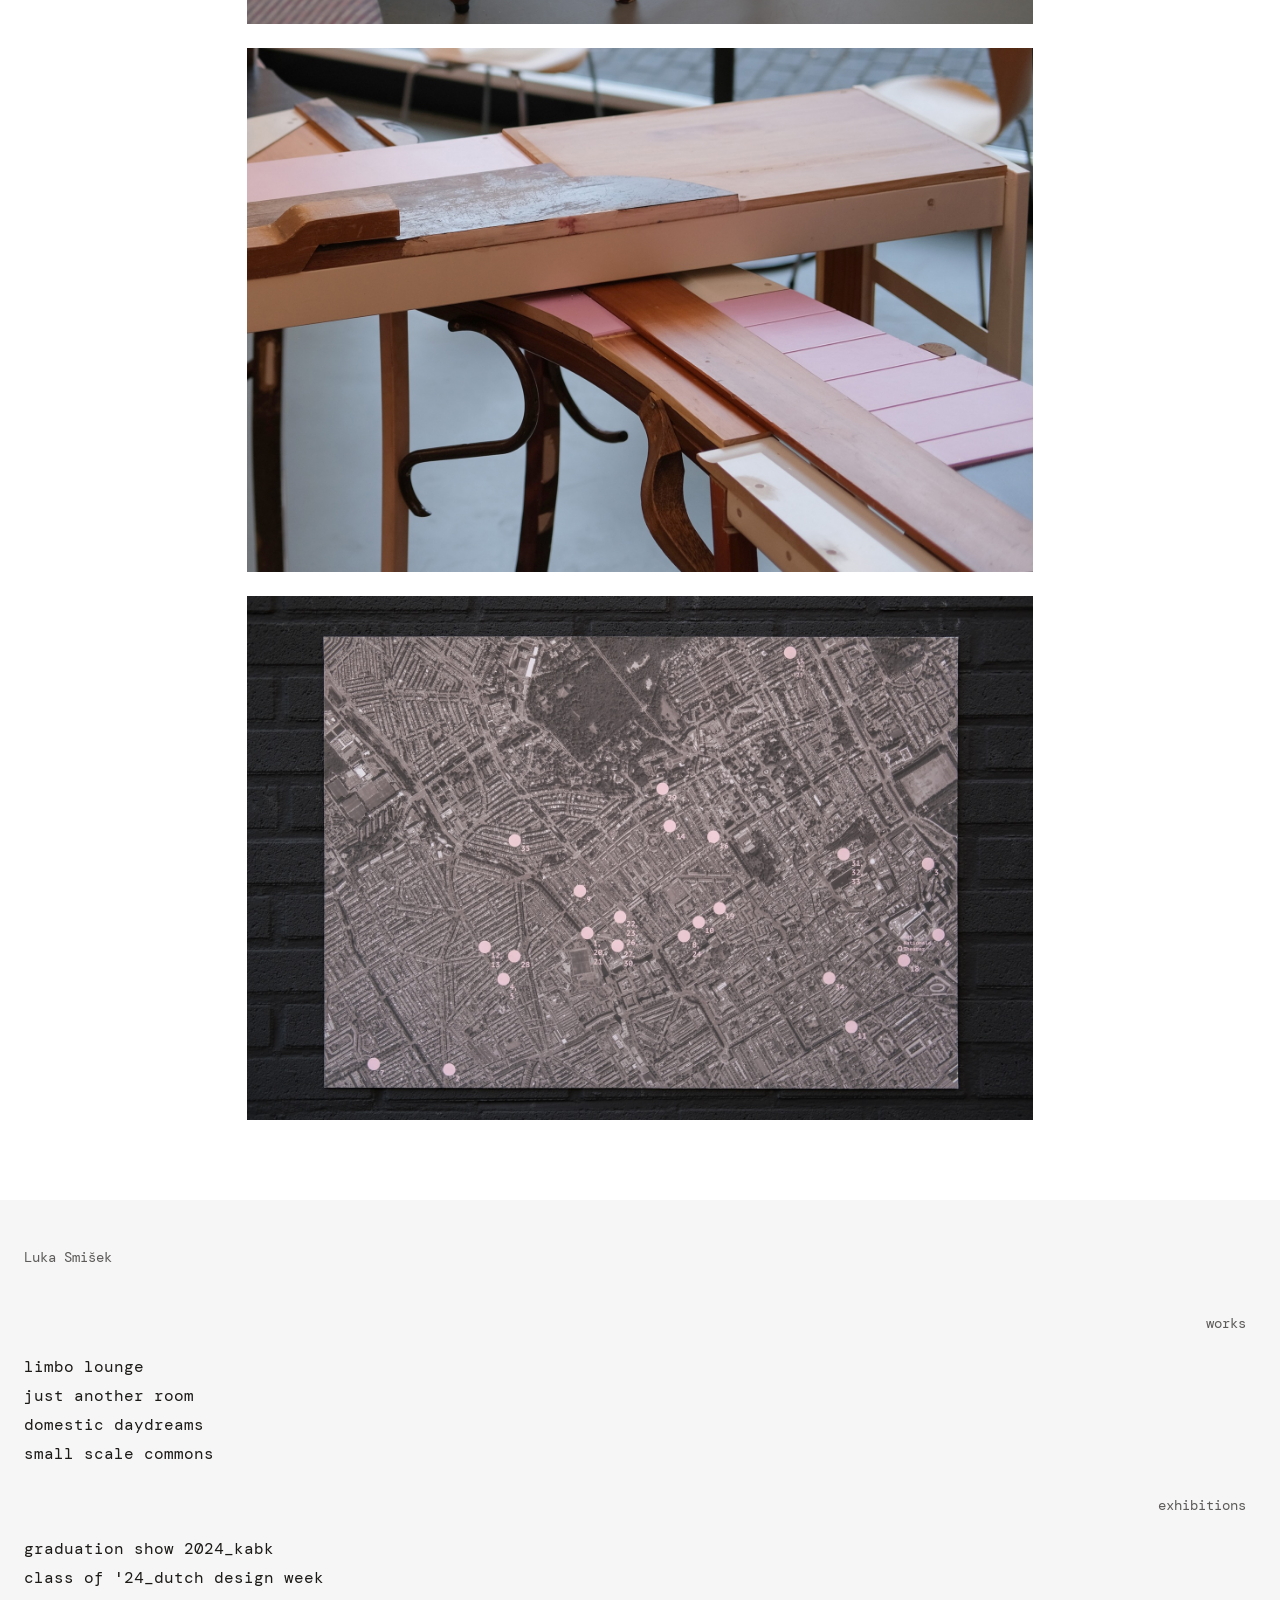
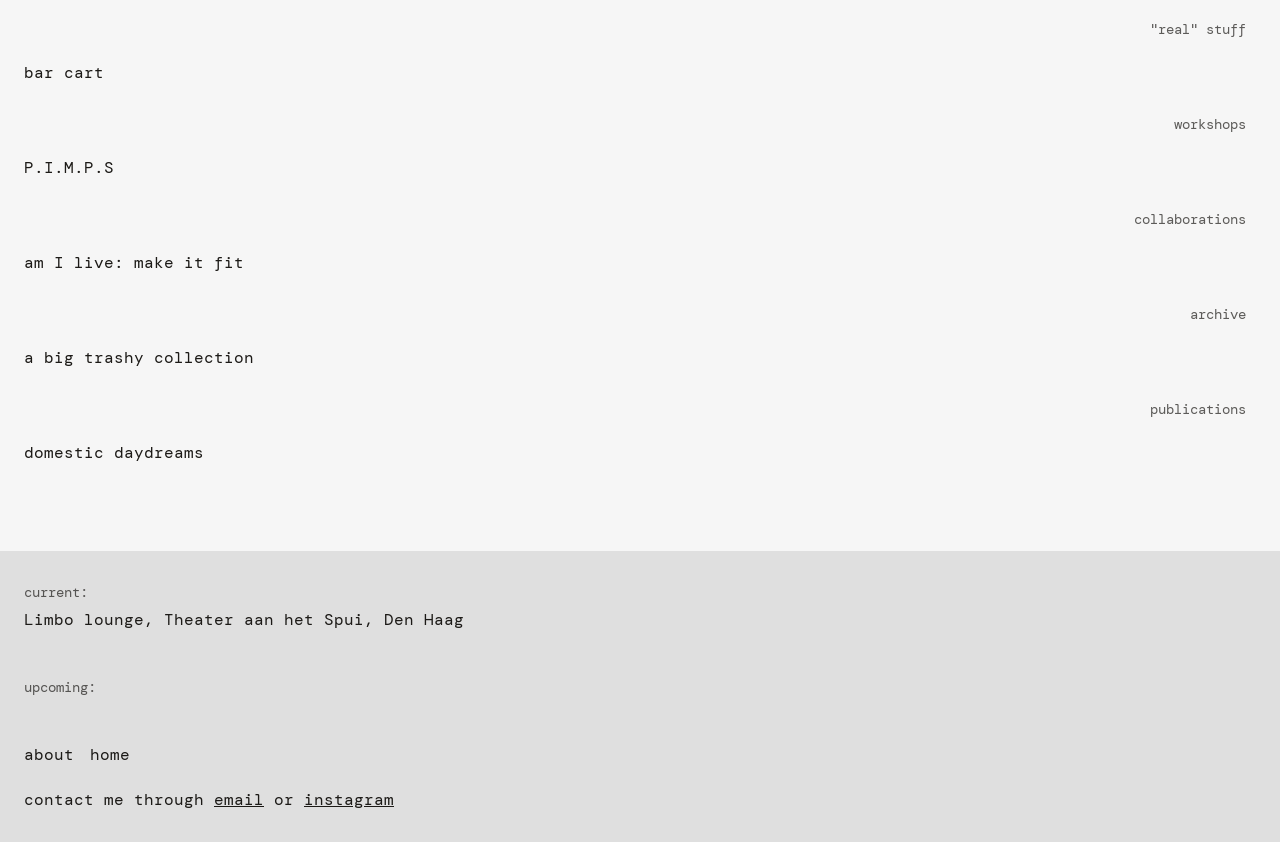
<file: limbo-lounge.html>
<!DOCTYPE html>
<html lang="en">
<head>
<meta charset="UTF-8">
<meta name="viewport" content="width=device-width, initial-scale=1.0">
<title>Limbo Lounge — Luka Smišek</title>
<link rel="stylesheet" href="style.css">
<link rel="preconnect" href="https://fonts.googleapis.com">
<link rel="preconnect" href="https://fonts.gstatic.com" crossorigin>
<link href="https://fonts.googleapis.com/css2?family=DM+Mono:wght@300;400;500&display=swap" rel="stylesheet">
</head>
<body>

<div class="site-layout">
  <nav class="col-left"><div class="col-left-scroll" id="works-nav"></div></nav>

  <main class="col-middle">
    <div class="title-font group-title" style="max-width:786px; margin:0 auto 20px;">limbo lounge</div>

    <img src="images/limbo lounge/web/a2.jpg" alt="Limbo Lounge — view 1" style="display:block; width:100%; max-width:786px; margin:0 auto 24px;">

    <p class="mono-text group-body" style="line-height:1.75; max-width:786px; margin:0 auto 24px;">
      Limbo lounge is a waiting place, a meeting place - an inbetween place consisting of three intertwining pieces of unclear identity. Are they benches, chairs, tables, bartables? Is it a table because it goes over a chair or is it a chair because it goes under another table, or is that thing a chair after all? Are they all at once, and in that case what do you call something like that?
    </p>

    <p class="mono-text group-body" style="line-height:1.75; max-width:786px; margin:0 auto 24px;">
      Limbo Lounge is a usable sculpture that smudges the hierarchical lines that furniture pieces impose on each other. It smudges furniture’s identity that we assume it has based on our ingrained domestic knowledge. It suggests function through its materials - objects once used in domestic space, of familiar shape, that no longer needed to serve their purpose.
    </p>

    <div style="display:flex; gap:8px; max-width:786px; margin:0 auto 24px;">
      <img src="images/limbo lounge/web/limbo loung hover.jpg" alt="Limbo Lounge — view 2" style="display:block; width:calc(50% - 4px);">
      <img src="images/limbo lounge/web/a1.jpg" alt="Limbo Lounge — view 3" style="display:block; width:calc(50% - 4px);">
    </div>

    <img src="images/limbo lounge/web/a3.jpg" alt="Limbo Lounge — view 4" style="display:block; width:100%; max-width:786px; margin:0 auto 24px;">
    <img src="images/limbo lounge/web/a4.jpg" alt="Limbo Lounge — view 5" style="display:block; width:100%; max-width:786px; margin:0 auto 24px;">
    <img src="images/limbo lounge/web/d_14.jpg" alt="Limbo Lounge — view 6" style="display:block; width:100%; max-width:786px; margin:0 auto 24px;">
    <img src="images/limbo lounge/web/d_4.jpg" alt="Limbo Lounge — view 7" style="display:block; width:100%; max-width:786px; margin:0 auto 24px;">
    <img src="images/limbo lounge/web/e_2.jpg" alt="Limbo Lounge — view 8" style="display:block; width:100%; max-width:786px; margin:0 auto;">
  </main>

  <aside class="col-right">
    <div class="mono-text group-label category-label">current:</div>
    <div class="mono-text group-body" style="margin-top:8px;">Limbo lounge, Theater aan het Spui, Den Haag</div>
    <div class="mono-text group-label category-label" style="margin-top:48px;">upcoming:</div>

    <div class="side-links">
      <a href="about.html" class="nav-link mono-text group-link">about</a>
      <a href="index.html" class="nav-link mono-text group-link">home</a>
    </div>
    <div class="contact-block mono-text group-link">
      contact me through
      <a href="mailto:smisekluka@protonmail.com">email</a> or <a href="https://instagram.com/smisekluka" target="_blank" rel="noopener">instagram</a>
    </div>
  </aside>
</div>

<script src="works-nav.js"></script>
<script src="link-hover.js"></script>
<script src="photo-zoom.js"></script>
</body>
</html>
</file>
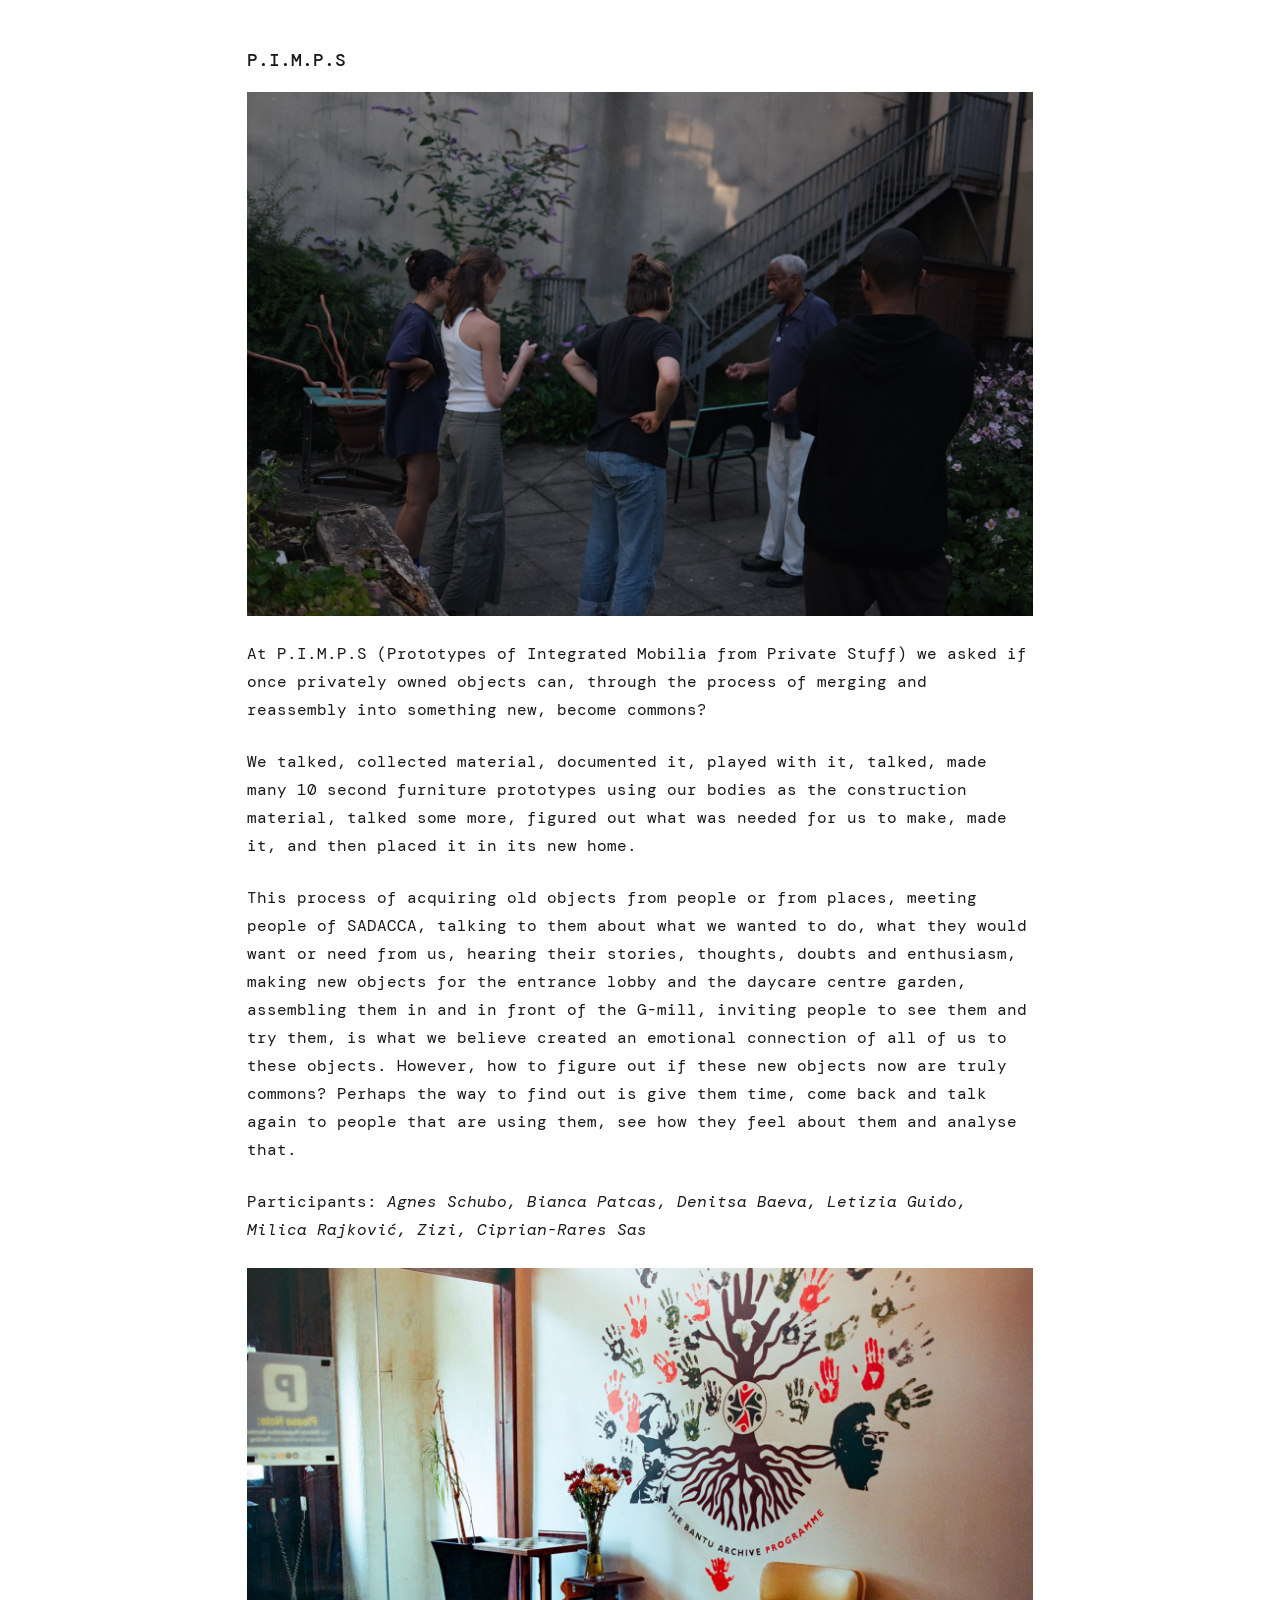
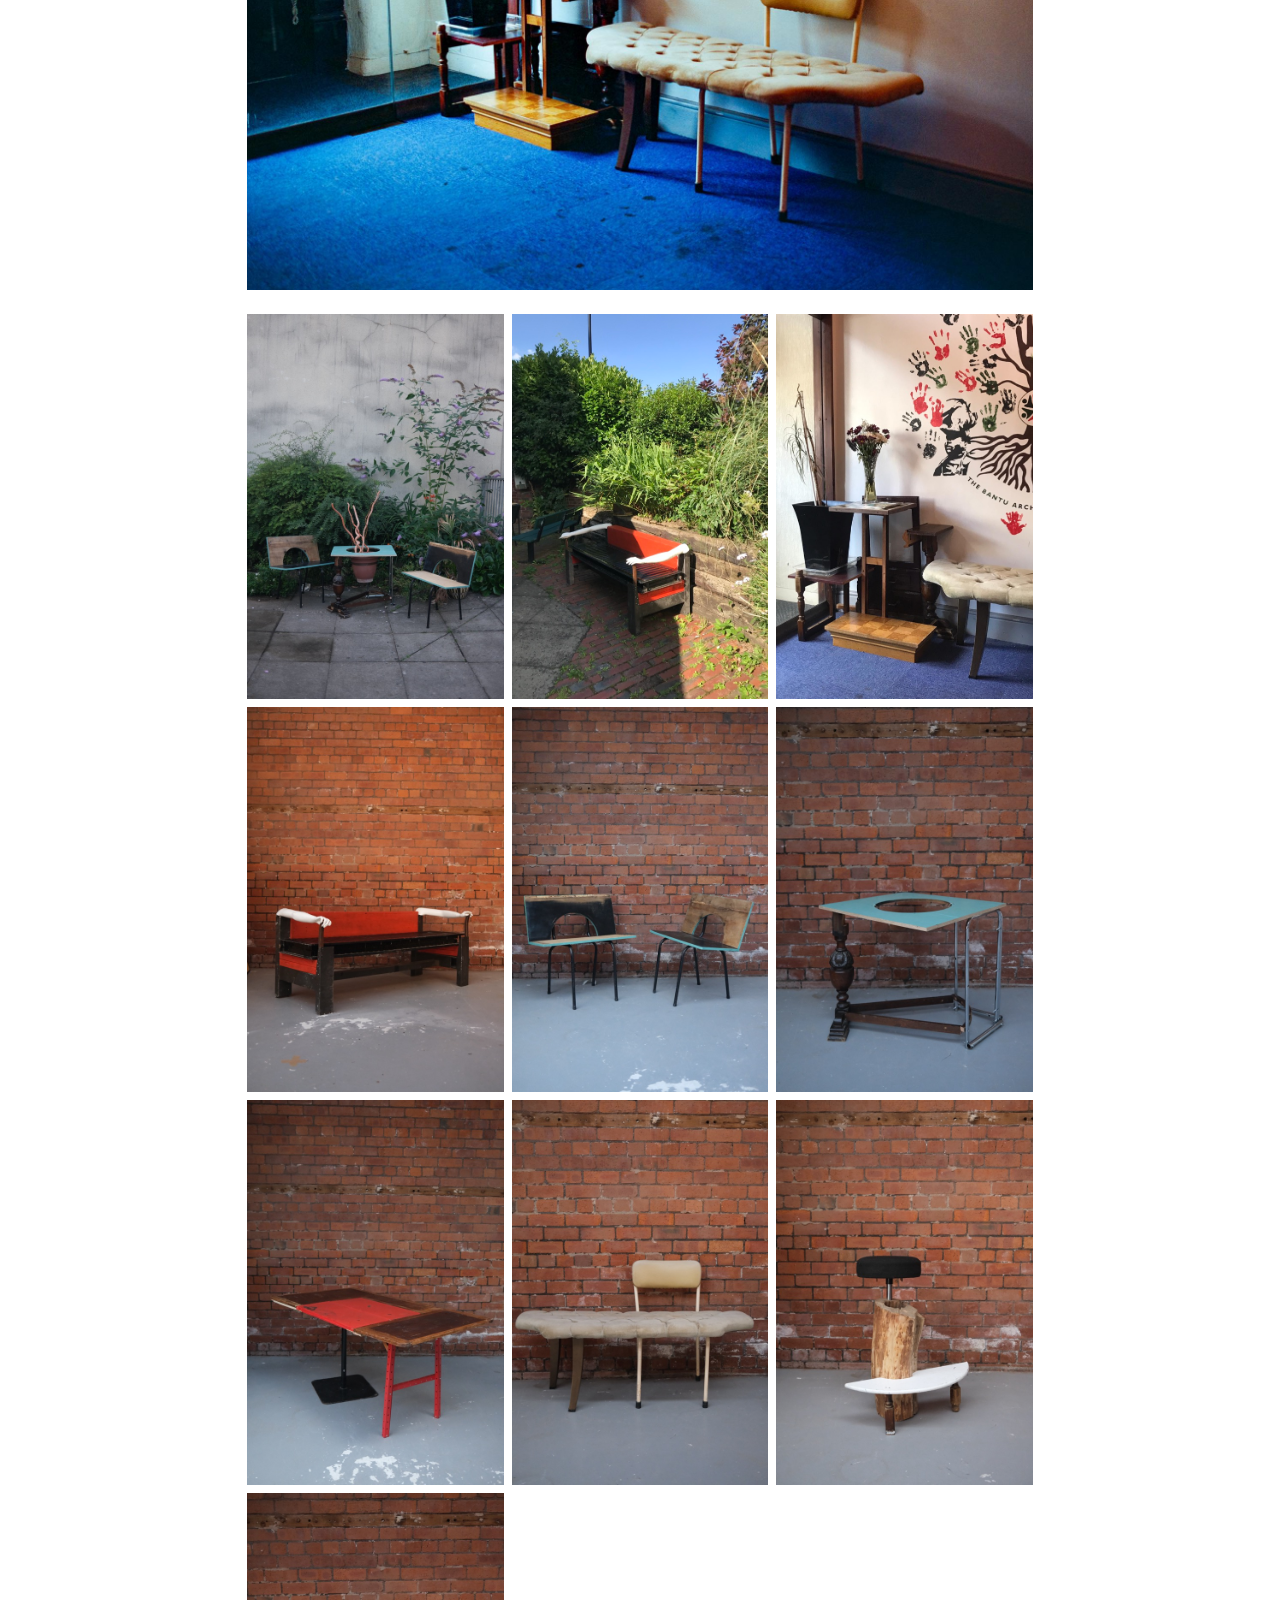
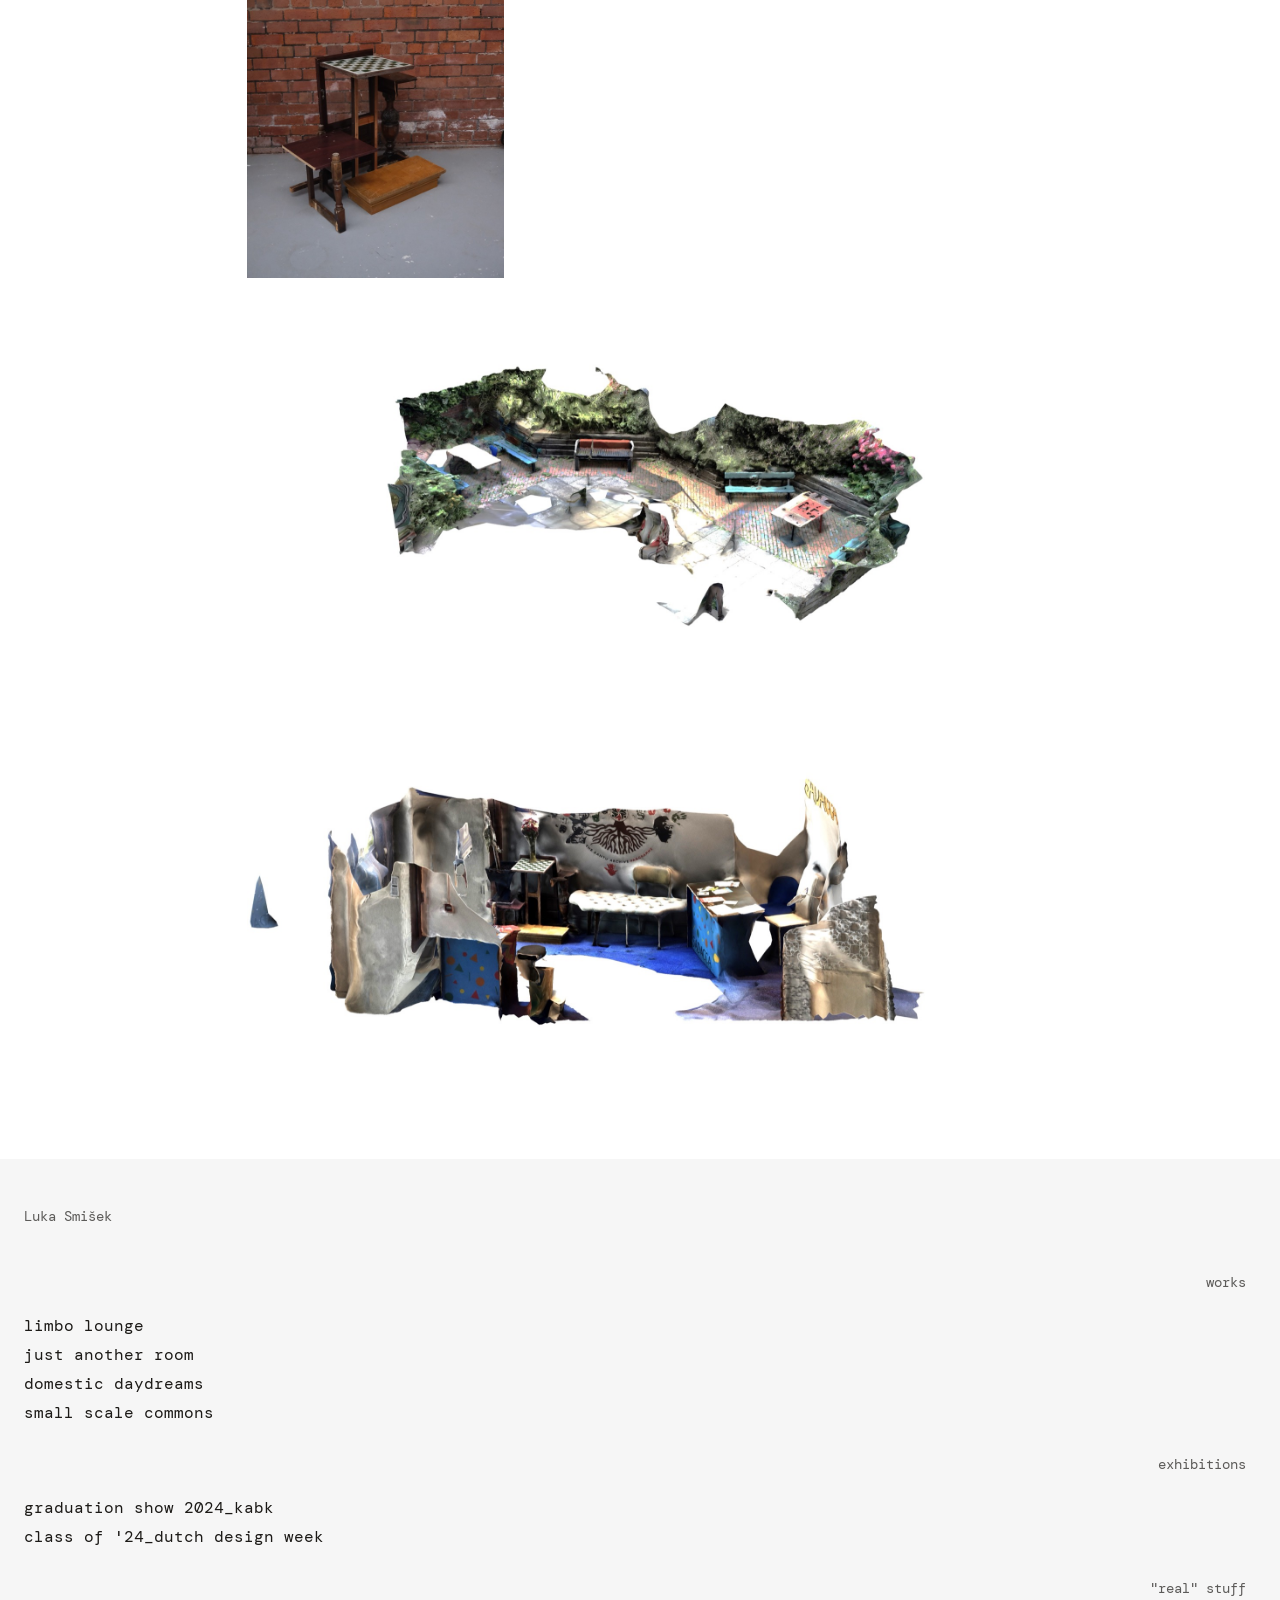
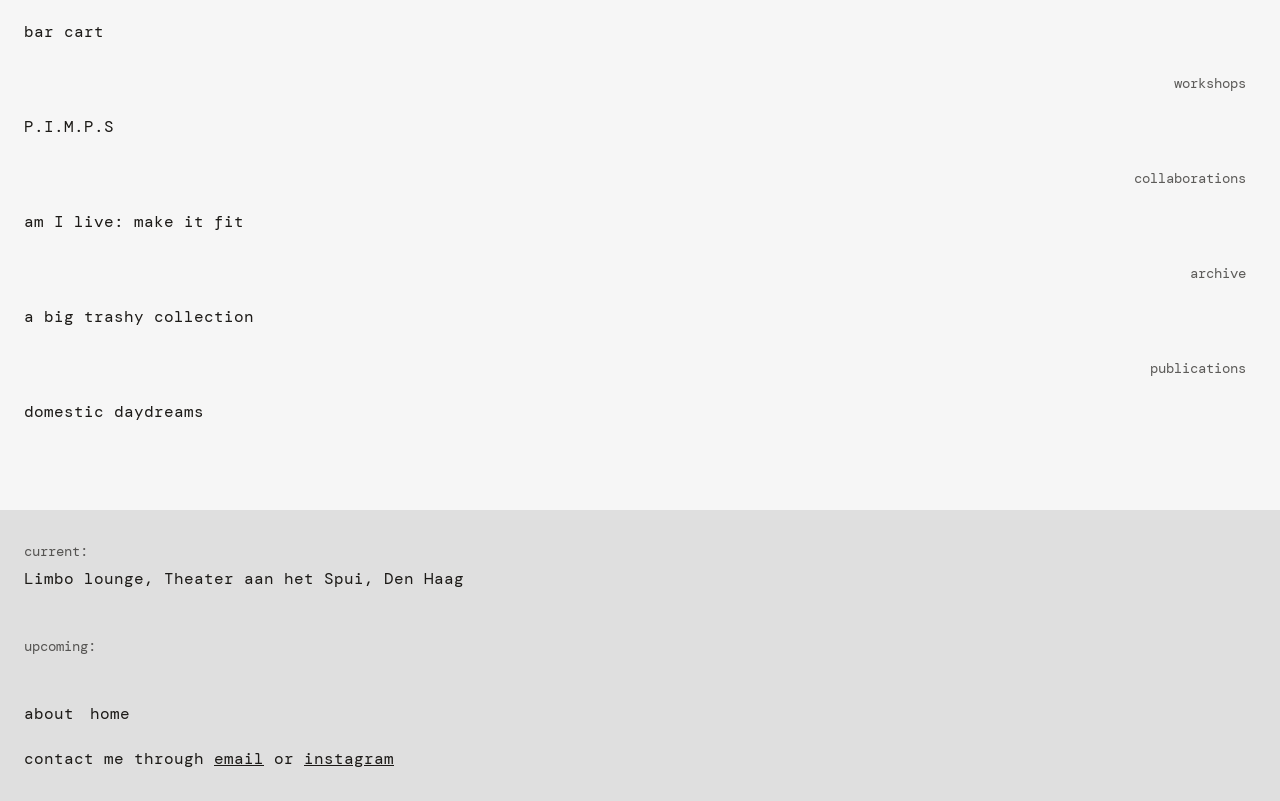
<file: pimps.html>
<!DOCTYPE html>
<html lang="en">
<head>
<meta charset="UTF-8">
<meta name="viewport" content="width=device-width, initial-scale=1.0">
<title>P.I.M.P.S — Luka Smišek</title>
<link rel="stylesheet" href="style.css">
<link rel="preconnect" href="https://fonts.googleapis.com">
<link rel="preconnect" href="https://fonts.gstatic.com" crossorigin>
<link href="https://fonts.googleapis.com/css2?family=DM+Mono:wght@300;400;500&display=swap" rel="stylesheet">
</head>
<body>

<div class="site-layout">
  <nav class="col-left"><div class="col-left-scroll" id="works-nav"></div></nav>

  <main class="col-middle">
    <div class="title-font group-title" style="max-width:786px; margin:0 auto 20px;">P.I.M.P.S</div>

    <img src="images/PIMPS/web/main.JPG" alt="P.I.M.P.S — main view" style="display:block; width:100%; max-width:786px; margin:0 auto 24px;">

    <p class="mono-text group-body" style="line-height:1.75; max-width:786px; margin:0 auto 24px;">
      At P.I.M.P.S (Prototypes of Integrated Mobilia from Private Stuff) we asked if once privately owned objects can, through the process of merging and reassembly into something new, become commons?
    </p>

    <p class="mono-text group-body" style="line-height:1.75; max-width:786px; margin:0 auto 24px;">
      We talked, collected material, documented it, played with it, talked, made many 10 second furniture prototypes using our bodies as the construction material, talked some more, figured out what was needed for us to make, made it, and then placed it in its new home.
    </p>

    <p class="mono-text group-body" style="line-height:1.75; max-width:786px; margin:0 auto 24px;">
      This process of acquiring old objects from people or from places, meeting people of SADACCA, talking to them about what we wanted to do, what they would want or need from us, hearing their stories, thoughts, doubts and enthusiasm, making new objects for the entrance lobby and the daycare centre garden, assembling them in and in front of the G-mill, inviting people to see them and try them, is what we believe created an emotional connection of all of us to these objects. However, how to figure out if these new objects now are truly commons? Perhaps the way to find out is give them time, come back and talk again to people that are using them, see how they feel about them and analyse that.
    </p>

    <p class="mono-text group-body" style="line-height:1.75; max-width:786px; margin:0 auto 24px;">
      Participants: <em>Agnes Schubo, Bianca Patcas, Denitsa Baeva, Letizia Guido, Milica Rajković, Zizi, Ciprian-Rares Sas</em>
    </p>

    <img src="images/PIMPS/web/Unknown11.jpeg" alt="P.I.M.P.S — installed view" style="display:block; width:100%; max-width:786px; margin:0 auto 24px;">

    <div class="gallery-row-portrait">
      <img src="images/PIMPS/web/DSCF6367.JPG" alt="P.I.M.P.S — detail">
      <img src="images/PIMPS/web/IMG_5611.jpeg" alt="P.I.M.P.S — detail">
      <img src="images/PIMPS/web/Unknown.jpeg" alt="P.I.M.P.S — detail">
      <img src="images/PIMPS/web/garden_bench.JPG" alt="P.I.M.P.S — garden bench">
      <img src="images/PIMPS/web/garden_chairs.JPG" alt="P.I.M.P.S — garden chairs">
      <img src="images/PIMPS/web/garden_flowerpot.JPG" alt="P.I.M.P.S — garden flowerpot">
      <img src="images/PIMPS/web/garden_table.JPG" alt="P.I.M.P.S — garden table">
      <img src="images/PIMPS/web/hall_bench.JPG" alt="P.I.M.P.S — hall bench">
      <img src="images/PIMPS/web/hall_chair.JPG" alt="P.I.M.P.S — hall chair">
      <img src="images/PIMPS/web/hall_flowerpot.JPG" alt="P.I.M.P.S — hall flowerpot">
    </div>

    <img src="images/PIMPS/web/3d garden.jpg" alt="P.I.M.P.S — 3d garden" style="display:block; width:100%; max-width:786px; margin:0 auto 24px;">
    <img src="images/PIMPS/web/3d hall.jpg" alt="P.I.M.P.S — 3d hall" style="display:block; width:100%; max-width:786px; margin:0 auto;">
  </main>

  <aside class="col-right">
    <div class="mono-text group-label category-label">current:</div>
    <div class="mono-text group-body" style="margin-top:8px;">Limbo lounge, Theater aan het Spui, Den Haag</div>
    <div class="mono-text group-label category-label" style="margin-top:48px;">upcoming:</div>

    <div class="side-links">
      <a href="about.html" class="nav-link mono-text group-link">about</a>
      <a href="index.html" class="nav-link mono-text group-link">home</a>
    </div>
    <div class="contact-block mono-text group-link">
      contact me through
      <a href="mailto:smisekluka@protonmail.com">email</a> or <a href="https://instagram.com/smisekluka" target="_blank" rel="noopener">instagram</a>
    </div>
  </aside>
</div>

<script src="works-nav.js"></script>
<script src="link-hover.js"></script>
<script src="photo-zoom.js"></script>
</body>
</html>
</file>
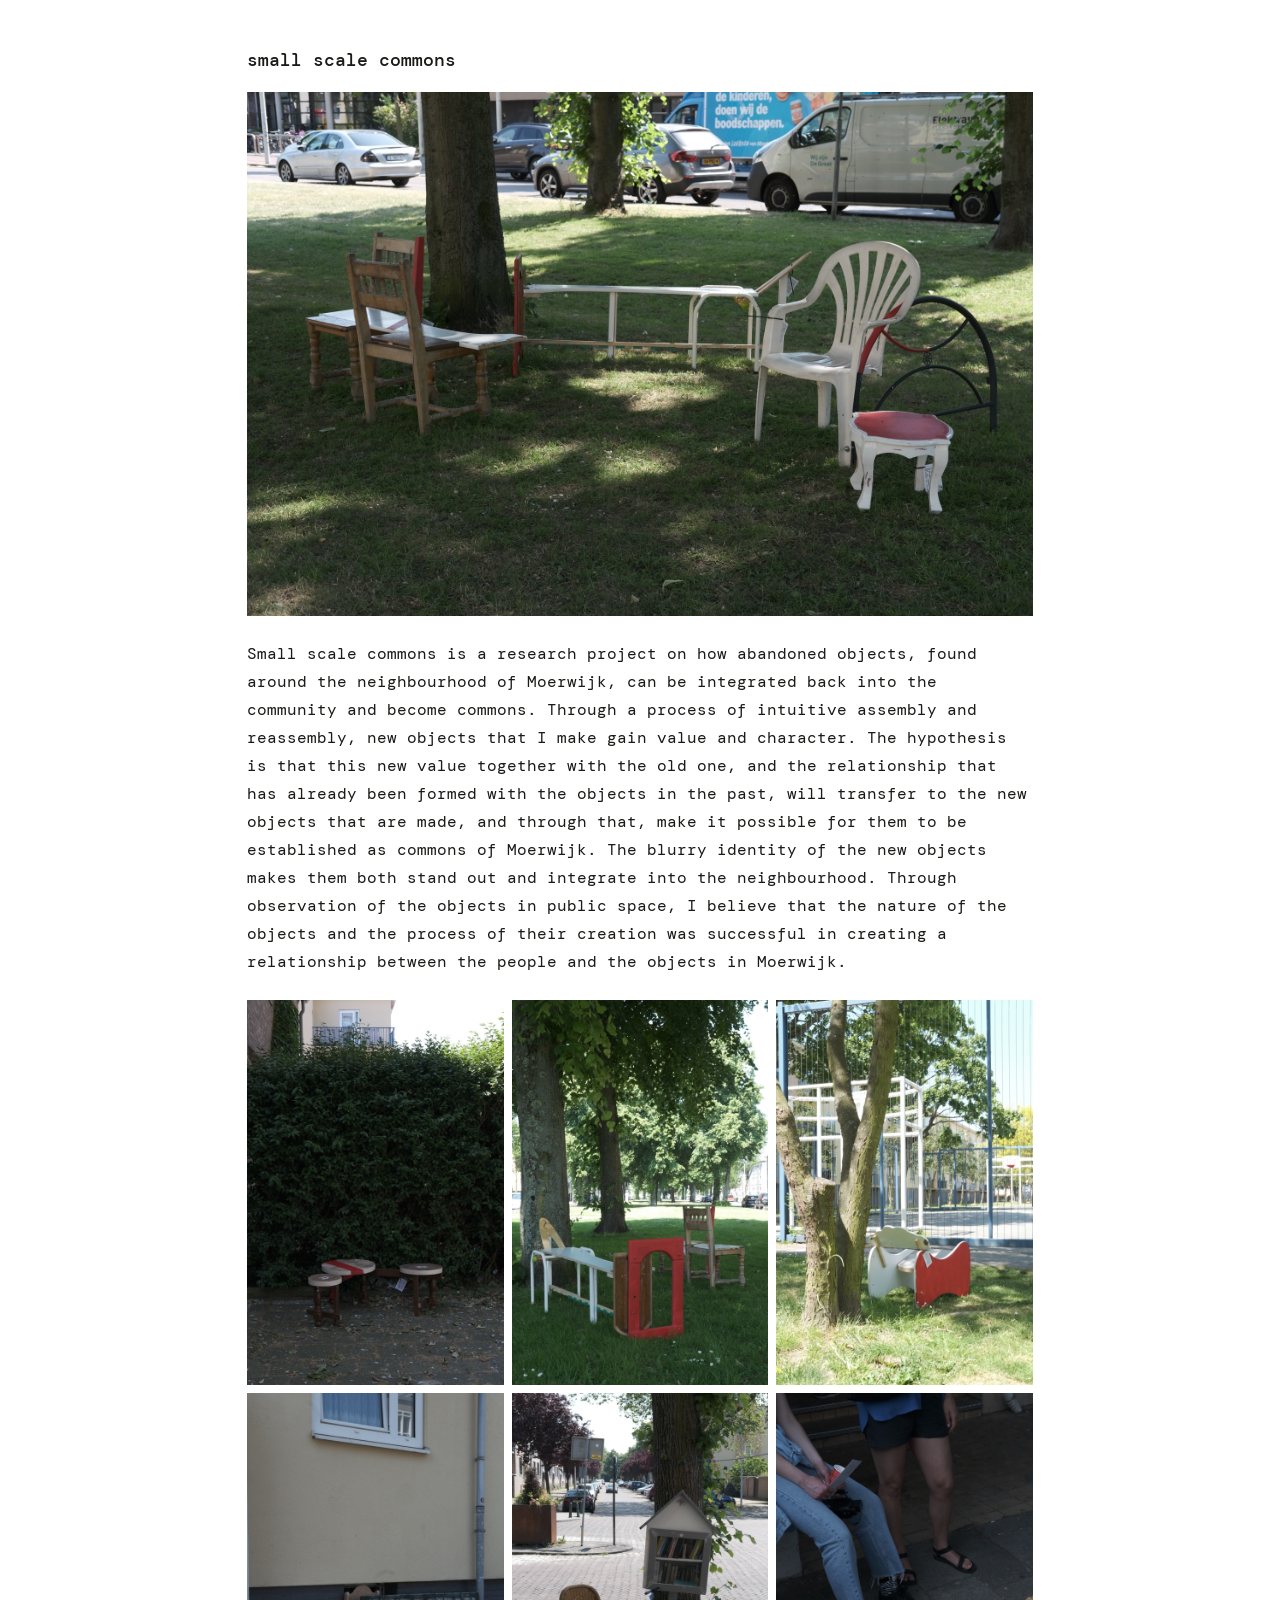
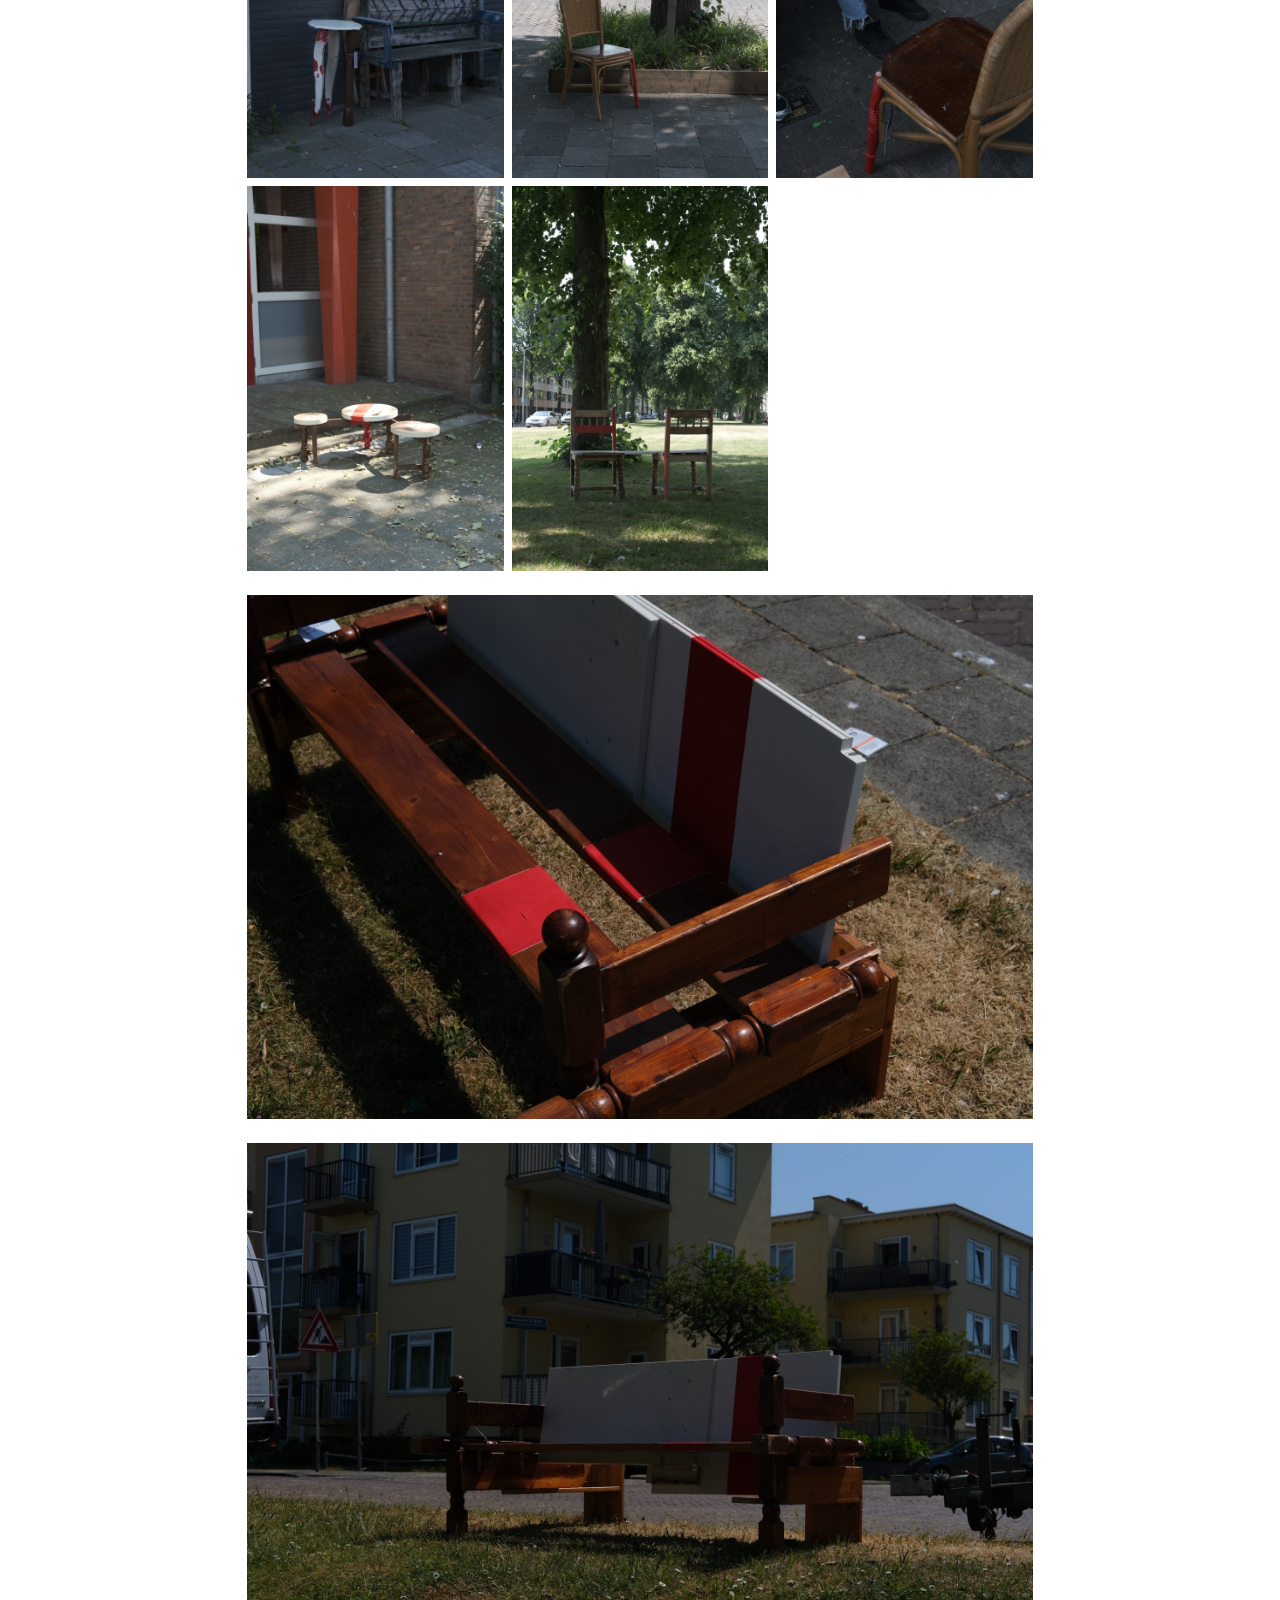
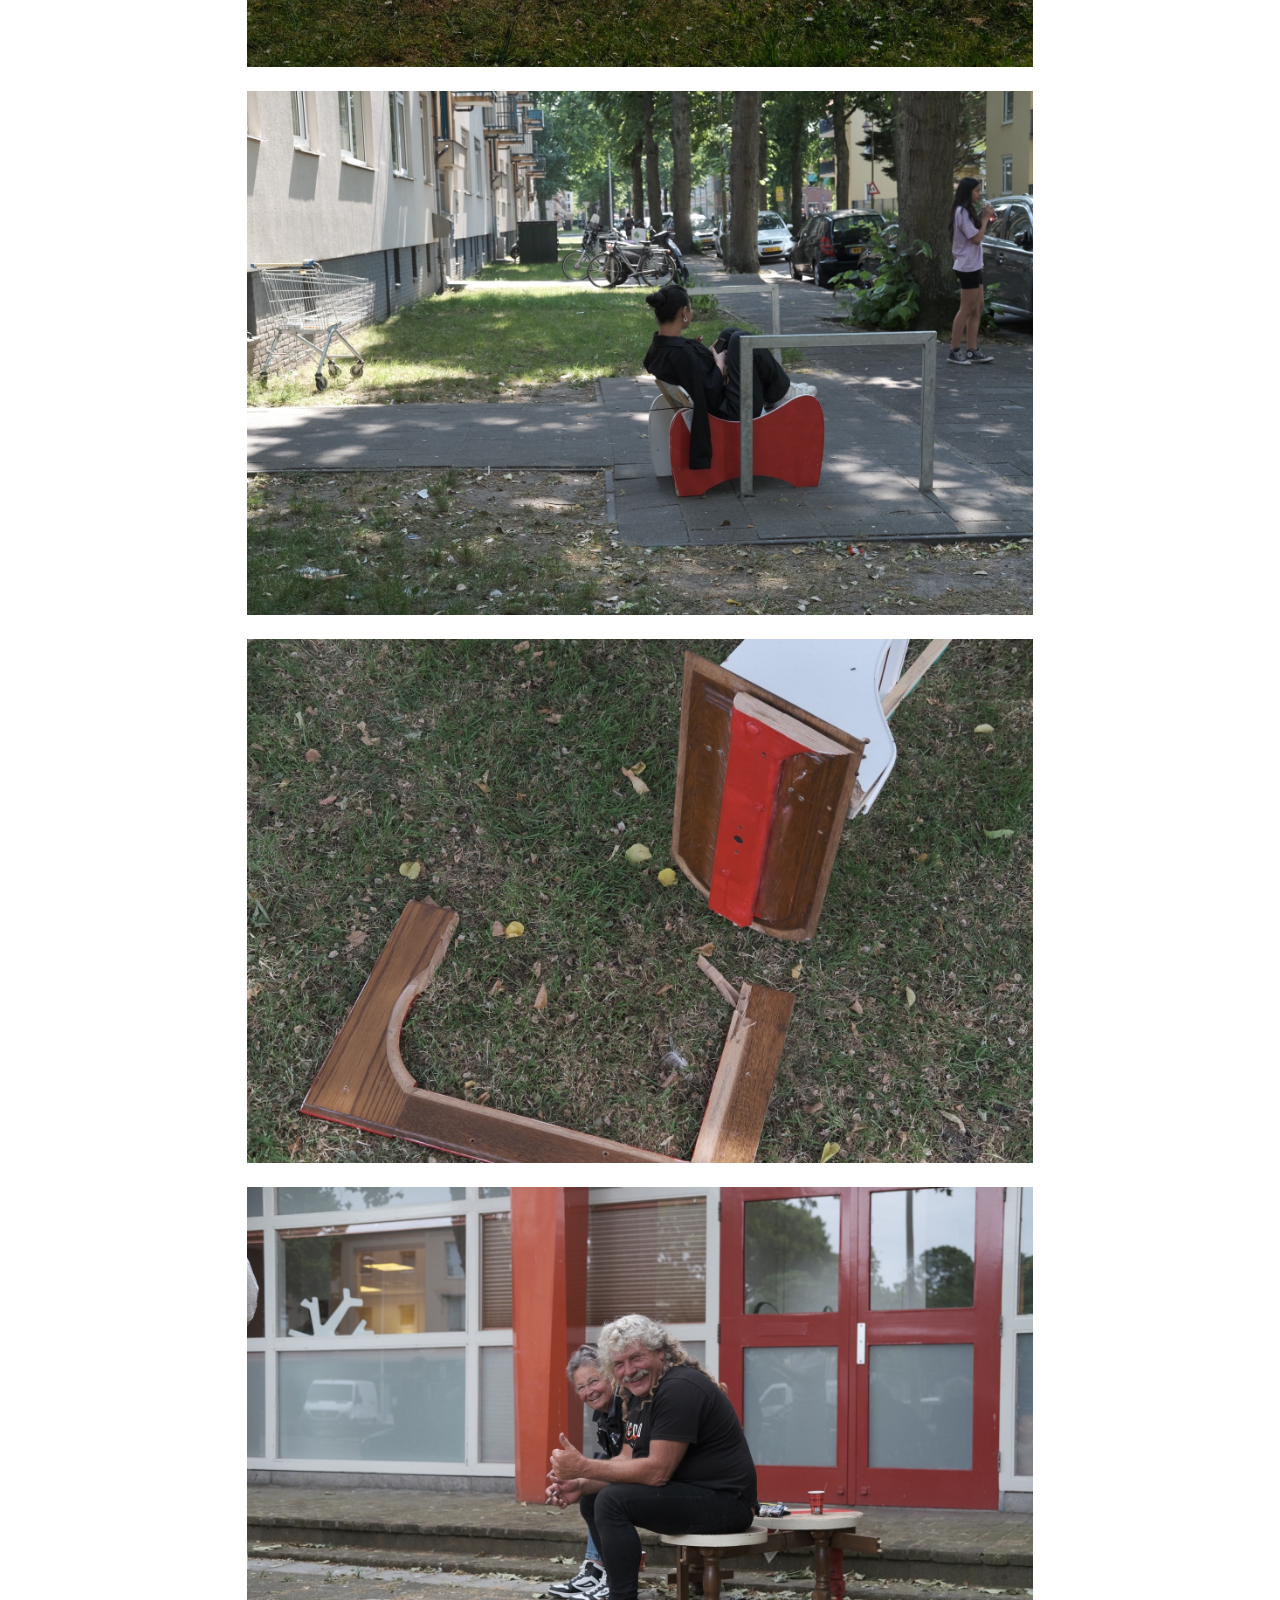
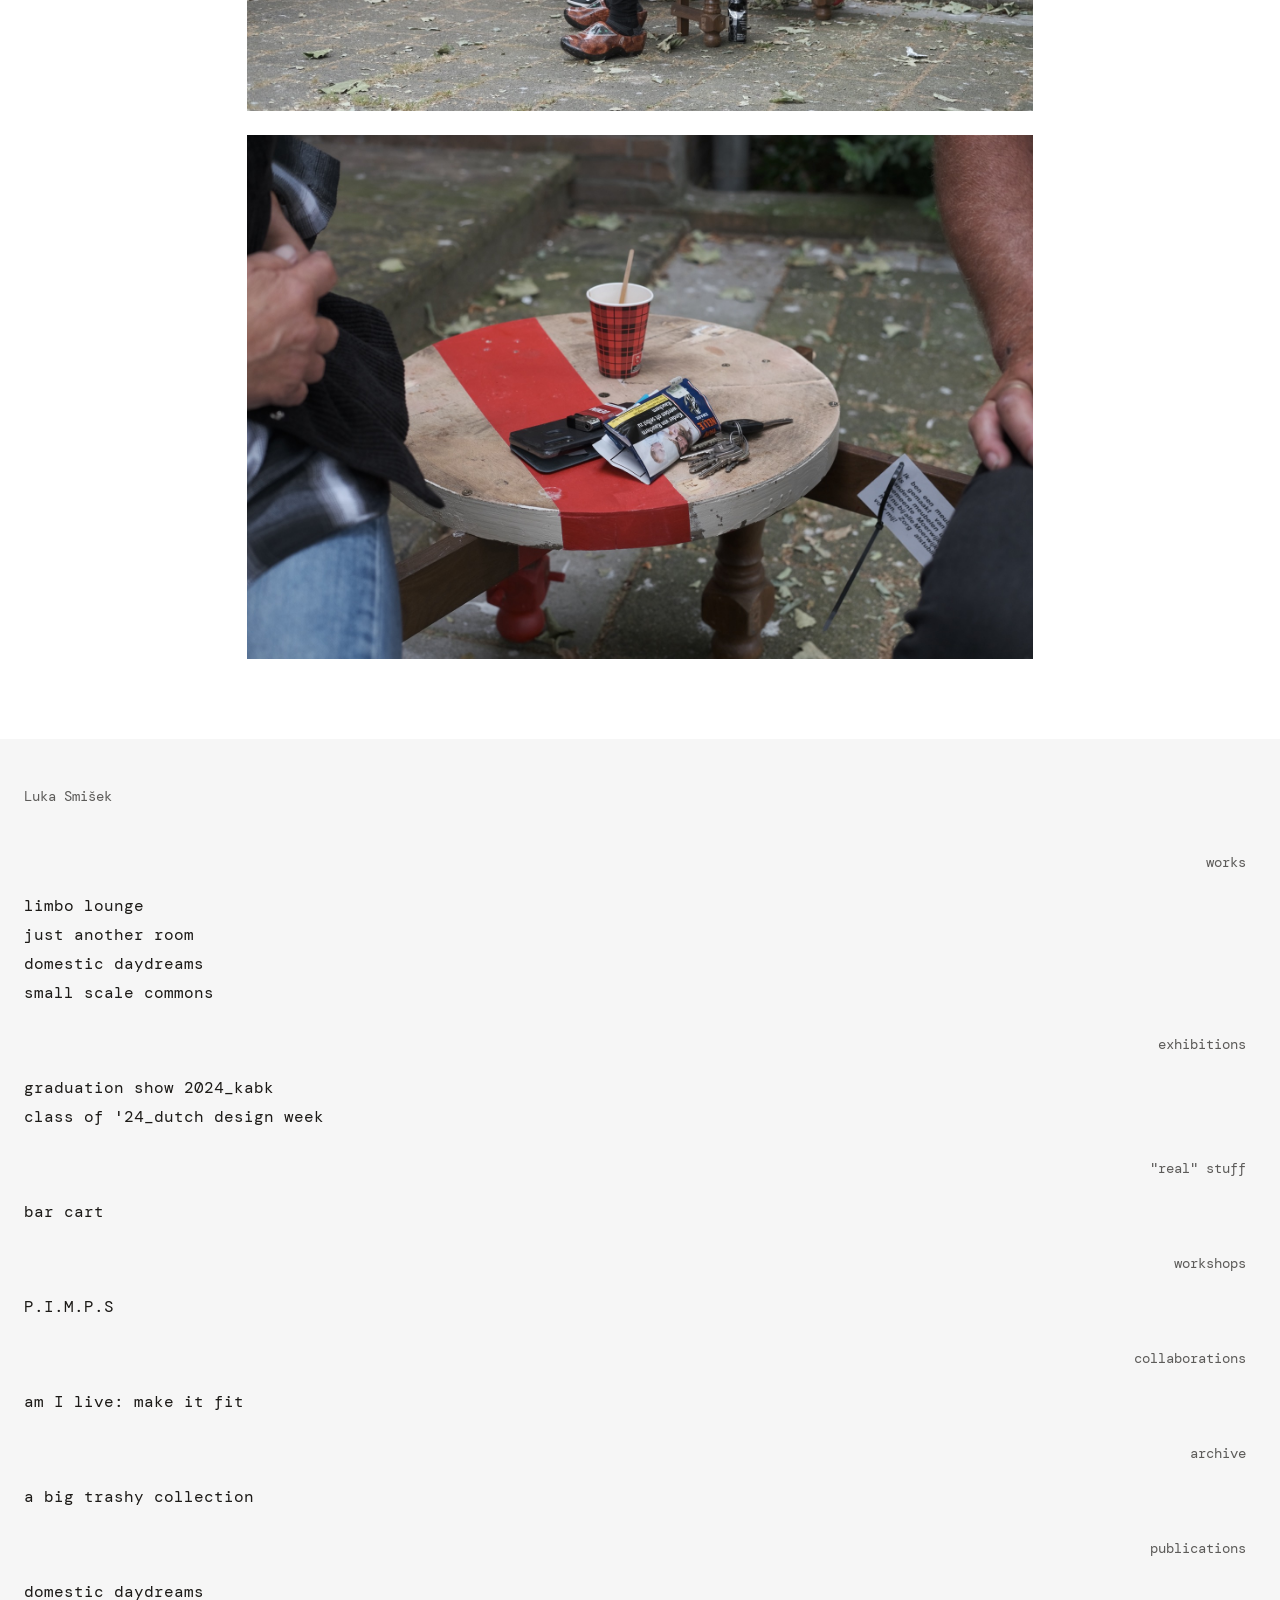
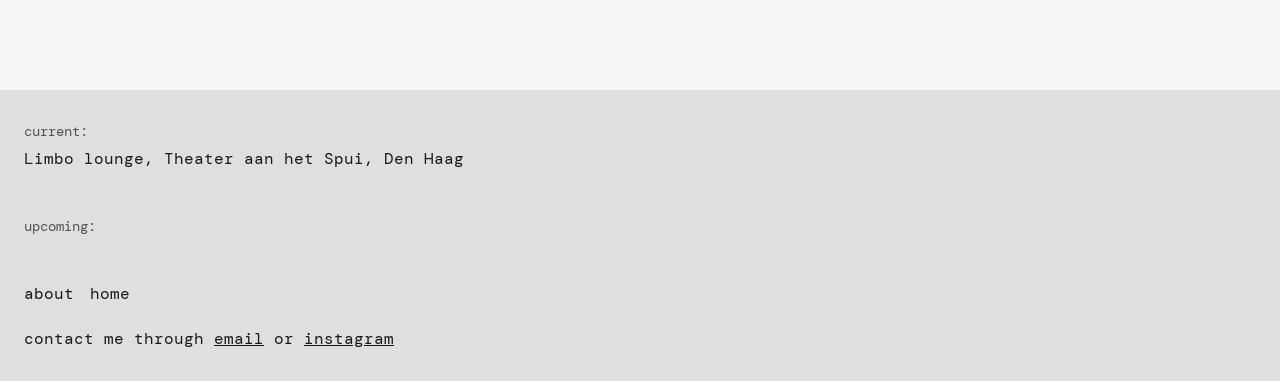
<file: small-scale-commons.html>
<!DOCTYPE html>
<html lang="en">
<head>
<meta charset="UTF-8">
<meta name="viewport" content="width=device-width, initial-scale=1.0">
<title>Small Scale Commons — Luka Smišek</title>
<link rel="stylesheet" href="style.css">
<link rel="preconnect" href="https://fonts.googleapis.com">
<link rel="preconnect" href="https://fonts.gstatic.com" crossorigin>
<link href="https://fonts.googleapis.com/css2?family=DM+Mono:wght@300;400;500&display=swap" rel="stylesheet">
</head>
<body>

<div class="site-layout">
  <nav class="col-left"><div class="col-left-scroll" id="works-nav"></div></nav>

  <main class="col-middle">
    <div class="title-font group-title" style="max-width:786px; margin:0 auto 20px;">small scale commons</div>

    <img src="images/small scale commons/web/DSCF7451.JPG" alt="Small Scale Commons — view 1" style="display:block; width:100%; max-width:786px; margin:0 auto 24px;">

    <p class="mono-text group-body" style="line-height:1.75; max-width:786px; margin:0 auto 24px;">
      Small scale commons is a research project on how abandoned objects, found around the neighbourhood of Moerwijk, can be integrated back into the community and become commons. Through a process of intuitive assembly and reassembly, new objects that I make gain value and character. The hypothesis is that this new value together with the old one, and the relationship that has already been formed with the objects in the past, will transfer to the new objects that are made, and through that, make it possible for them to be established as commons of Moerwijk. The blurry identity of the new objects makes them both stand out and integrate into the neighbourhood. Through observation of the objects in public space, I believe that the nature of the objects and the process of their creation was successful in creating a relationship between the people and the objects in Moerwijk.
    </p>

    <div class="gallery-row-portrait">
      <img src="images/small scale commons/web/DSCF7345.JPG" alt="Small Scale Commons — detail">
      <img src="images/small scale commons/web/DSCF7352.JPG" alt="Small Scale Commons — detail">
      <img src="images/small scale commons/web/DSCF7360.JPG" alt="Small Scale Commons — detail">
      <img src="images/small scale commons/web/DSCF7387.JPG" alt="Small Scale Commons — detail">
      <img src="images/small scale commons/web/DSCF7399.JPG" alt="Small Scale Commons — detail">
      <img src="images/small scale commons/web/DSCF7404.JPG" alt="Small Scale Commons — detail">
      <img src="images/small scale commons/web/DSCF7458.JPG" alt="Small Scale Commons — detail">
      <img src="images/small scale commons/web/DSCF7480.JPG" alt="Small Scale Commons — detail">
    </div>

    <img src="images/small scale commons/web/DSCF7317.JPG" alt="Small Scale Commons — view" style="display:block; width:100%; max-width:786px; margin:0 auto 24px;">
    <img src="images/small scale commons/web/DSCF7314.JPG" alt="Small Scale Commons — view" style="display:block; width:100%; max-width:786px; margin:0 auto 24px;">
    <img src="images/small scale commons/web/DSCF7467.JPG" alt="Small Scale Commons — view" style="display:block; width:100%; max-width:786px; margin:0 auto 24px;">
    <img src="images/small scale commons/web/DSCF7499.JPG" alt="Small Scale Commons — view" style="display:block; width:100%; max-width:786px; margin:0 auto 24px;">
    <img src="images/small scale commons/web/DSCF7533.JPG" alt="Small Scale Commons — view" style="display:block; width:100%; max-width:786px; margin:0 auto 24px;">
    <img src="images/small scale commons/web/DSCF7535.JPG" alt="Small Scale Commons — view" style="display:block; width:100%; max-width:786px; margin:0 auto;">
  </main>

  <aside class="col-right">
    <div class="mono-text group-label category-label">current:</div>
    <div class="mono-text group-body" style="margin-top:8px;">Limbo lounge, Theater aan het Spui, Den Haag</div>
    <div class="mono-text group-label category-label" style="margin-top:48px;">upcoming:</div>

    <div class="side-links">
      <a href="about.html" class="nav-link mono-text group-link">about</a>
      <a href="index.html" class="nav-link mono-text group-link">home</a>
    </div>
    <div class="contact-block mono-text group-link">
      contact me through
      <a href="mailto:smisekluka@protonmail.com">email</a> or <a href="https://instagram.com/smisekluka" target="_blank" rel="noopener">instagram</a>
    </div>
  </aside>
</div>

<script src="works-nav.js"></script>
<script src="link-hover.js"></script>
<script src="photo-zoom.js"></script>
</body>
</html>
</file>
<file: style.css>
@import url('https://fonts.googleapis.com/css2?family=DM+Mono:wght@300;400;500&display=swap');

:root{
  --paper: #dfdfdf;
  --ink: #1c1a17;
  --blush: #fdf2f1;
  --link: #5f63c9;
}

*{ box-sizing: border-box; }

html, body{
  margin:0;
  padding:0;
  height:100%;
  overflow:hidden;
  background:var(--paper);
  color:var(--ink);
  font-family:'DM Mono', monospace;
}

a{ color:var(--ink); text-decoration:none; text-decoration-color:var(--ink); }
a{
  display:inline-block;
  transform-origin:center;
  transition:transform 0.18s ease;
}
a:hover, a:focus-visible{ text-decoration:underline; text-decoration-color:var(--link); }
a:focus-visible{ outline:2px solid var(--link); outline-offset:3px; }

/* ---------- title font (used for work titles + accents) ---------- */
.title-font{
  font-family:'DM Mono', monospace;
  font-weight:500;
}

/* ---------- shared text ---------- */
.mono-text{ font-family:'DM Mono', monospace; }

/* ---------- text groups (shared hooks for cross-cutting styling) ----------
   group-label: category labels (works / "real" stuff / workshops / ...)
   group-title: page/work titles (e.g. "limbo lounge" heading)
   group-body:  paragraph / description text
   group-link:  every clickable text link (works list items, home/about
                nav, contact block) -- treated as one group per request
------------------------------------------------------------------------ */
.group-label{ font-size:14px; }
.group-title{ font-size:18px; }
.group-body{ font-size:16px; }
.group-link{ font-size:16px; }

/* ---------- three-column site layout ---------- */
.site-layout{
  display:grid;
  grid-template-columns: 224px 916px 224px;
  grid-template-rows: 100vh;
  gap:16px;
  justify-content:center;
  min-width:1396px;
  width:100%;
  padding:0;
  align-items:stretch;
  height:100vh;
}
.col-left{
  width:224px;
  box-sizing:border-box;
  height:100%;
  background:#f6f6f6;
  box-shadow: 9999px 0 0 9999px #f6f6f6, -9999px 0 0 9999px #f6f6f6;
}
.col-left-scroll{
  width:100%;
  height:100%;
  padding-top:48px;
  padding-bottom:80px;
  padding-left:0;
  padding-right:0;
  box-sizing:border-box;
  overflow-y:auto;
  scrollbar-color: #d4d4d4 transparent;
  scrollbar-width: thin;
}
.col-left-scroll::-webkit-scrollbar{ width:8px; }
.col-left-scroll::-webkit-scrollbar-track{ background:transparent; }
.col-left-scroll::-webkit-scrollbar-thumb{ background:#d4d4d4; border-radius:4px; min-height:50px; max-height:50px; }
.col-middle{
  min-width:0;
  padding-left:32px;
  padding-right:32px;
  padding-top:48px;
  padding-bottom:80px;
  box-sizing:border-box;
  height:100%;
  overflow-y:auto;
  background:#ffffff;
}
.col-right{
  height:100%;
  display:flex;
  flex-direction:column;
  box-sizing:border-box;
  padding-left:0;
  padding-right:0;
  padding-top:48px;
  padding-bottom:80px;
  overflow:visible;
}
.side-links{
  display:flex;
  flex-direction:row;
  align-items:center;
  gap:16px;
  margin-top:auto;
  margin-bottom:24px;
}
.contact-block{
}
.contact-block a{
  text-decoration:underline;
  text-decoration-color:var(--ink);
}

@media (max-width: 1396px){
  html, body{
    height:auto;
    overflow:visible;
  }
  .site-layout{
    display:flex;
    flex-direction:column;
    min-width:0;
    gap:0;
    padding:0;
    height:auto;
  }
  .col-left{ order:2; height:auto; overflow:visible; width:auto; box-shadow:none; }
  .col-left-scroll{ height:auto; overflow:visible; padding-left:24px; padding-right:24px; }
  .col-middle{ order:1; height:auto; overflow:visible; border-left:none; border-right:none; margin:0; padding-left:24px; padding-right:24px; }
  .col-right{ height:auto; overflow:visible; order:3; padding:32px 24px; }
  .side-links{ margin-top:48px; }
}

/* ---------- works list ---------- */
.works-label{
  opacity:0.7;
  text-align:right;
  margin:32px 0 24px;
  padding-right:10px;
}
.works-label:first-child{ margin-top:0; }
.works-label.site-title{ text-align:left; margin-bottom:48px; }

/* ---------- category text (reusable, non-works-list contexts) ---------- */
.category-label{ opacity:0.7; }
a.works-item{
  display:block;
  width:fit-content;
  margin:8px 0;
}
.works-preview{
  position:fixed;
  width:140px;
  height:auto;
  background:#cfcfcf;
  opacity:0;
  pointer-events:none;
  transition:opacity 0.15s ease;
  z-index:50;
}
.works-preview.is-visible{ opacity:1; }

/* ---------- juxtaposed gallery row (3 across, uniform crop) ---------- */
.gallery-row{
  display:grid;
  grid-template-columns: repeat(3, 1fr);
  gap:8px;
  max-width:786px;
  margin:0 auto 24px;
}
.gallery-row img,
.gallery-row .gallery-placeholder{
  display:block;
  width:100%;
  aspect-ratio:1/1;
  object-fit:cover;
  background:#cfcfcf;
}

/* ---------- juxtaposed gallery row, 3 across, portrait crop ---------- */
.gallery-row-portrait{
  display:grid;
  grid-template-columns: repeat(3, 1fr);
  gap:8px;
  max-width:786px;
  margin:0 auto 24px;
}
.gallery-row-portrait img{
  display:block;
  width:100%;
  aspect-ratio:2/3;
  object-fit:cover;
  background:#cfcfcf;
}
.gallery-row-portrait.cols-2{ grid-template-columns: repeat(2, 1fr); }

/* ---------- vertical photo zoom (click to view full-size, uncropped) ---------- */
img.is-zoomable{ cursor:zoom-in; }
.photo-zoom-overlay{
  position:fixed;
  inset:0;
  background:rgba(0, 0, 0, 0.85);
  display:flex;
  align-items:center;
  justify-content:center;
  padding:40px;
  box-sizing:border-box;
  z-index:1000;
  opacity:0;
  pointer-events:none;
  transition:opacity 0.2s ease;
}
.photo-zoom-overlay.is-open{ opacity:1; pointer-events:auto; }
.photo-zoom-overlay img{
  max-width:100%;
  max-height:100%;
  object-fit:contain;
  cursor:zoom-out;
}

/* ---------- juxtaposed gallery flow (natural proportions, wraps 2-3 per row) ---------- */
.gallery-flow{
  display:flex;
  flex-wrap:wrap;
  gap:8px;
  max-width:786px;
  margin:24px auto;
}
.gallery-flow img{
  display:block;
  height:240px;
  width:auto;
}

/* ---------- hero slideshow ---------- */
.slideshow{ background:#cfcfcf; position:relative; }
.slide{
  position:absolute;
  inset:0;
  width:100%;
  height:100%;
  object-fit:cover;
  opacity:0;
  transition:opacity 0.7s ease;
}
.slide.is-active{ opacity:1; }

.slide-zone{
  position:absolute;
  top:0;
  bottom:0;
  width:18%;
  border:none;
  background:transparent;
  cursor:pointer;
  display:flex;
  align-items:center;
}
.slide-zone.prev{ left:0; justify-content:flex-start; padding-left:16px; }
.slide-zone.next{ right:0; justify-content:flex-end; padding-right:16px; }

.slide-zone span{
  width:32px; height:32px;
  border-radius:14px;
  border:none;
  background:none;
  display:flex; align-items:center; justify-content:center;
  color:#ffffff;
  opacity:0;
  transition:opacity 0.2s ease;
}
.slide-zone span svg{ display:block; }
.slide-zone:hover span, .slide-zone:focus-visible span{
  opacity:1;
}

/* ---------- dev grid overlay (not part of design, press "g" to toggle) ---------- */
.grid-overlay{
  display:none;
  position:absolute;
  inset:0;
  z-index:9999;
  pointer-events:none;
}
.grid-label{
  position:absolute;
  font-family:'DM Mono', monospace;
  font-size:11px;
  color:#e0005a;
}
.grid-label-x{ top:2px; transform:translateX(2px); }
.grid-label-y{ left:2px; transform:translateY(2px); }
.grid-readout{
  display:none;
  position:fixed;
  left:12px;
  bottom:12px;
  z-index:9999;
  font-family:'DM Mono', monospace;
  font-size:12px;
  background:#1c1a17;
  color:#fdf2f1;
  padding:4px 8px;
  border-radius:6px;
  pointer-events:none;
}
</file>
